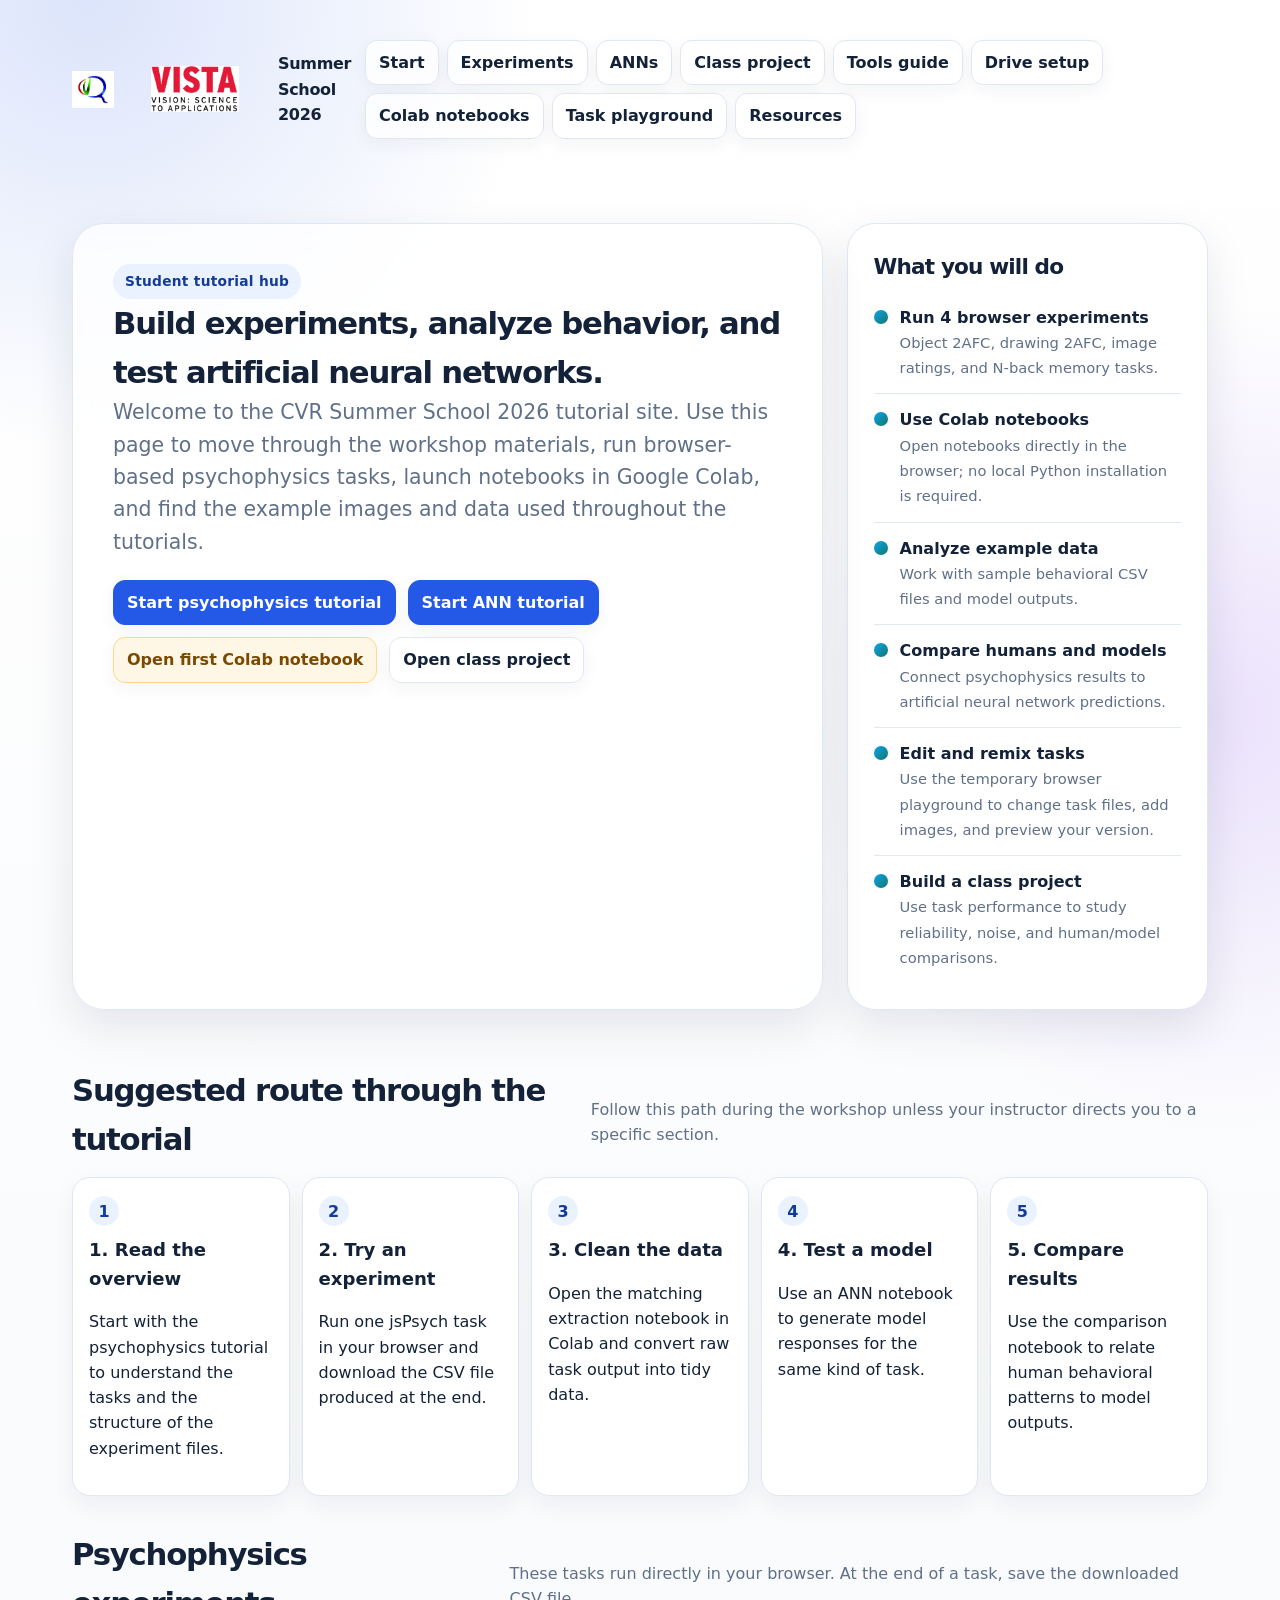
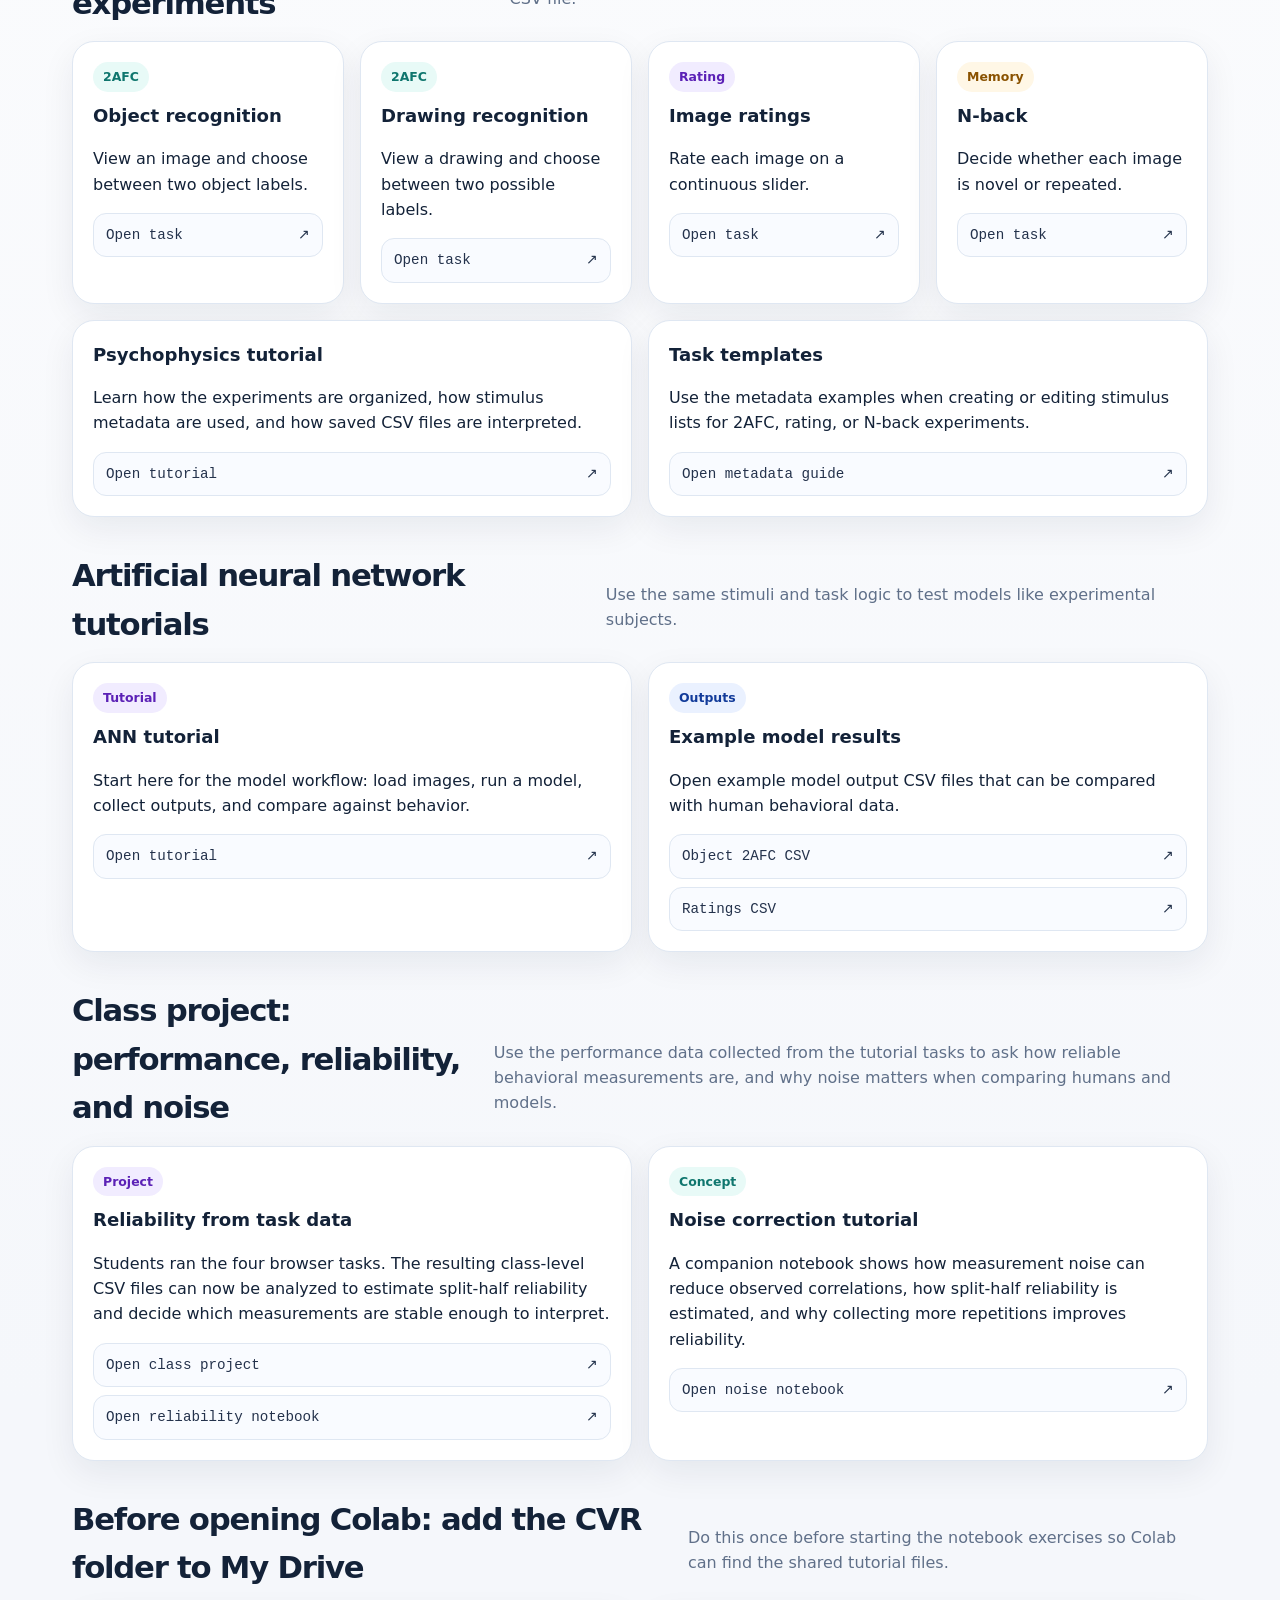
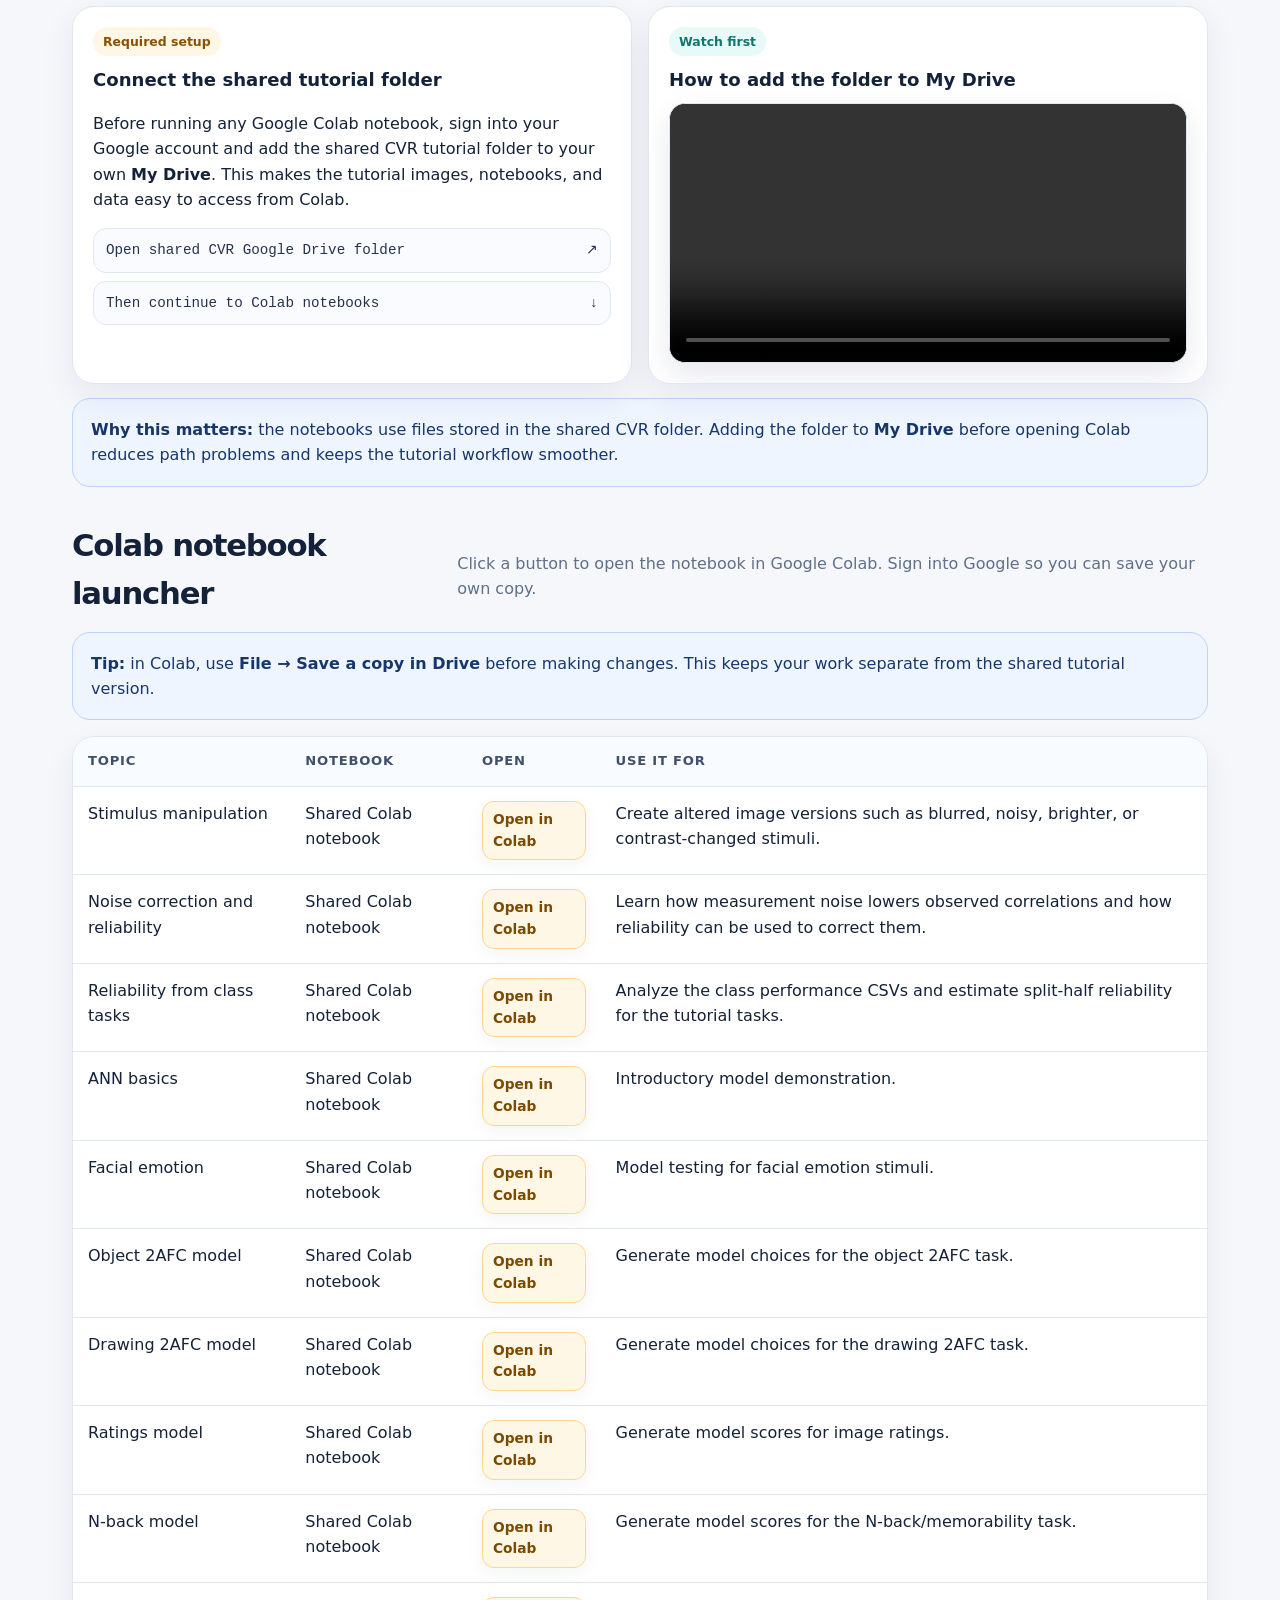
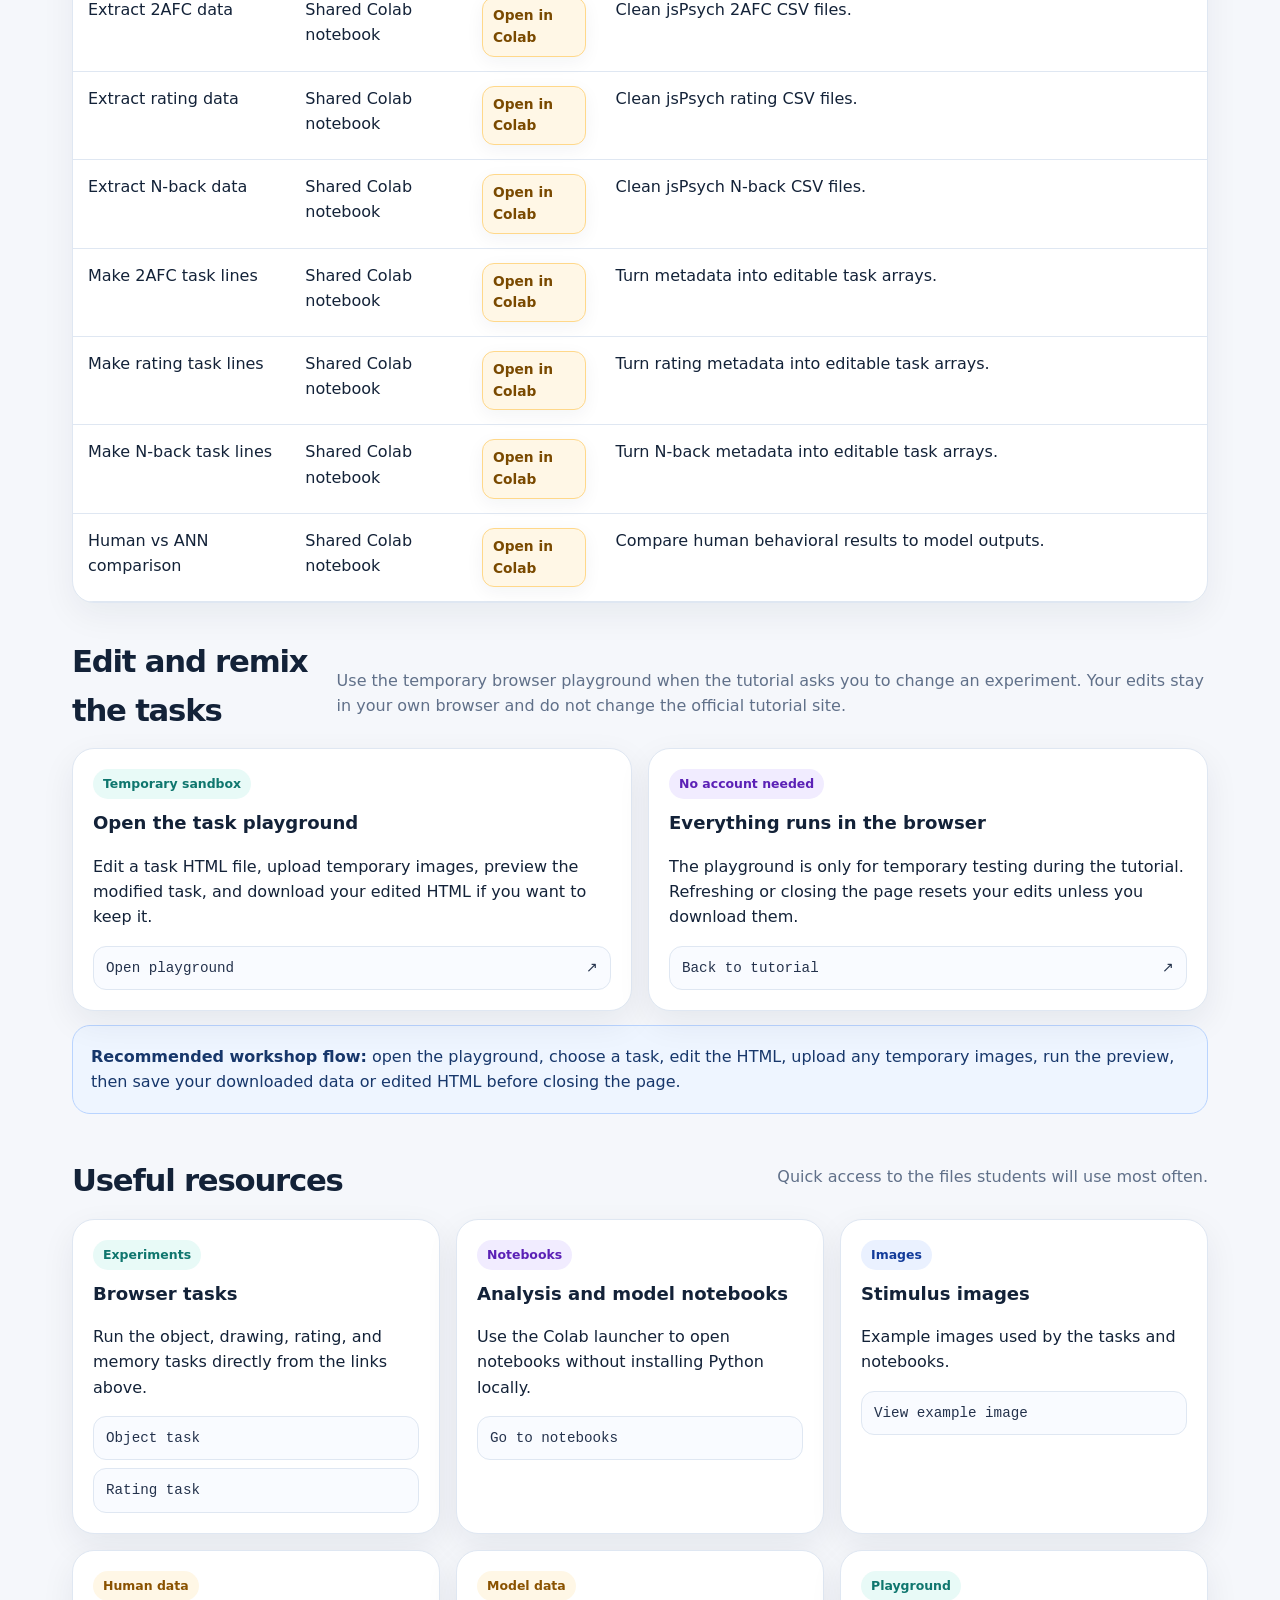
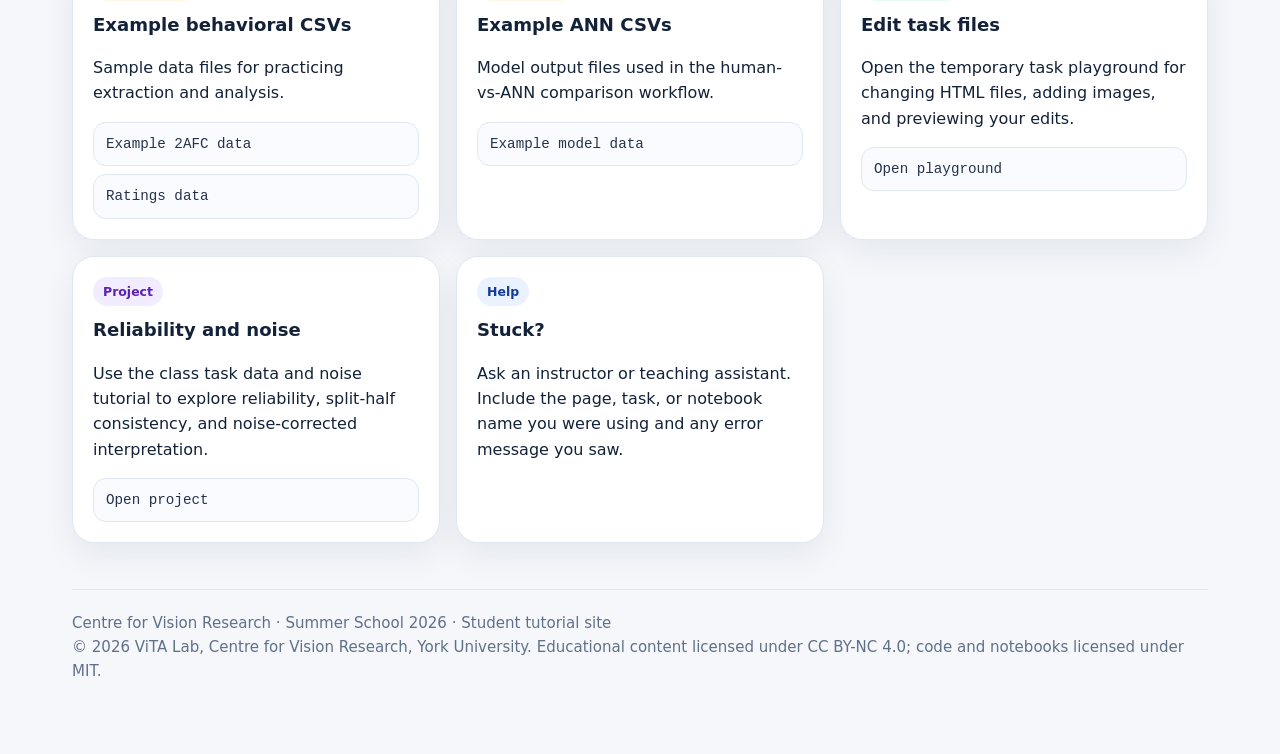
<file: index.html>
<!doctype html>
<html lang="en">
<head>
  <meta charset="utf-8">
  <meta name="viewport" content="width=device-width, initial-scale=1">
  <meta name="description" content="CVR Summer School 2026 student tutorial navigator for psychophysics, artificial neural networks, Google Colab notebooks, browser experiments, images, and data.">
  <title>CVR Summer School 2026 | Student Tutorial Hub</title>
  <link rel="stylesheet" href="assets/cvr-pages.css">
  <script defer src="assets/cvr-pages.js"></script>
</head>
<body>
  <main class="page">
    <div class="topbar">
      <div class="brand brand-with-logos" aria-label="CVR Summer School branding">
  <a href="https://www.yorku.ca/cvr/summer-school/" aria-label="Centre for Vision Research Summer School home">
    <img class="brand-logo cvr-logo" src="assets/cvrgraphic.png" alt="Centre for Vision Research logo">
  </a>

  <a href="https://vista.info.yorku.ca/" aria-label="VISTA website">
    <img class="brand-logo vista-logo" src="assets/vista-basic.jpg" alt="VISTA: Vision Science to Applications logo">
  </a>

  <span>Summer School 2026</span>
</div>
      <nav class="navlinks" aria-label="Main navigation">
        <a href="#start">Start</a>
        <a href="#psychophysics">Experiments</a>
        <a href="#anns">ANNs</a>
        <a href="project-reliability.html">Class project</a>
        <a href="tutorial-tools-guide.html">Tools guide</a>
        <a href="#drive-setup">Drive setup</a>
        <a href="#notebooks">Colab notebooks</a>
        <a href="#edit">Task playground</a>
        <a href="#resources">Resources</a>
      </nav>
    </div>

    <section class="hero" aria-labelledby="title">
      <div class="hero-card">
        <span class="eyebrow">Student tutorial hub</span>
        <h2 id="title">Build experiments, analyze behavior, and test artificial neural networks.</h2>
        <p class="subtitle">Welcome to the CVR Summer School 2026 tutorial site. Use this page to move through the workshop materials, run browser-based psychophysics tasks, launch notebooks in Google Colab, and find the example images and data used throughout the tutorials.</p>
        <div class="hero-actions">
          <a class="button primary" href="psychophysics/tutorial.html">Start psychophysics tutorial</a>
          <a class="button primary" href="anns/tutorial.html">Start ANN tutorial</a>
          <a class="button colab" data-colab-path="anns/AlexNet_demo.ipynb">Open first Colab notebook</a>
          <a class="button" href="project-reliability.html">Open class project</a>
        </div>
      </div>
      <aside class="status-card" aria-label="What you can do on this site">
        <h2 style="font-size:1.35rem;margin-bottom:8px;">What you will do</h2>
        <div class="stat"><span class="dot"></span><div><strong>Run 4 browser experiments</strong><span>Object 2AFC, drawing 2AFC, image ratings, and N-back memory tasks.</span></div></div>
        <div class="stat"><span class="dot"></span><div><strong>Use Colab notebooks</strong><span>Open notebooks directly in the browser; no local Python installation is required.</span></div></div>
        <div class="stat"><span class="dot"></span><div><strong>Analyze example data</strong><span>Work with sample behavioral CSV files and model outputs.</span></div></div>
        <div class="stat"><span class="dot"></span><div><strong>Compare humans and models</strong><span>Connect psychophysics results to artificial neural network predictions.</span></div></div>
        <div class="stat"><span class="dot"></span><div><strong>Edit and remix tasks</strong><span>Use the temporary browser playground to change task files, add images, and preview your version.</span></div></div>
        <div class="stat"><span class="dot"></span><div><strong>Build a class project</strong><span>Use task performance to study reliability, noise, and human/model comparisons.</span></div></div>
      </aside>
    </section>

    <section id="start">
      <div class="section-head"><h2>Suggested route through the tutorial</h2><p class="muted">Follow this path during the workshop unless your instructor directs you to a specific section.</p></div>
      <div class="workflow">
        <div class="step"><h3>1. Read the overview</h3><p>Start with the psychophysics tutorial to understand the tasks and the structure of the experiment files.</p></div>
        <div class="step"><h3>2. Try an experiment</h3><p>Run one jsPsych task in your browser and download the CSV file produced at the end.</p></div>
        <div class="step"><h3>3. Clean the data</h3><p>Open the matching extraction notebook in Colab and convert raw task output into tidy data.</p></div>
        <div class="step"><h3>4. Test a model</h3><p>Use an ANN notebook to generate model responses for the same kind of task.</p></div>
        <div class="step"><h3>5. Compare results</h3><p>Use the comparison notebook to relate human behavioral patterns to model outputs.</p></div>
      </div>
    </section>

    <section id="psychophysics">
      <div class="section-head"><h2>Psychophysics experiments</h2><p class="muted">These tasks run directly in your browser. At the end of a task, save the downloaded CSV file.</p></div>
      <div class="grid four">
        <article class="card"><span class="tag green">2AFC</span><h3>Object recognition</h3><p>View an image and choose between two object labels.</p><div class="links"><a class="pill" href="psychophysics/tasks/obj_2afc.html">Open task <span>↗</span></a></div></article>
        <article class="card"><span class="tag green">2AFC</span><h3>Drawing recognition</h3><p>View a drawing and choose between two possible labels.</p><div class="links"><a class="pill" href="psychophysics/tasks/draw_2afc.html">Open task <span>↗</span></a></div></article>
        <article class="card"><span class="tag violet">Rating</span><h3>Image ratings</h3><p>Rate each image on a continuous slider.</p><div class="links"><a class="pill" href="psychophysics/tasks/ratings.html">Open task <span>↗</span></a></div></article>
        <article class="card"><span class="tag amber">Memory</span><h3>N-back</h3><p>Decide whether each image is novel or repeated.</p><div class="links"><a class="pill" href="psychophysics/tasks/n_back.html">Open task <span>↗</span></a></div></article>
      </div>
      <div class="grid two" style="margin-top:16px;">
        <div class="card"><h3>Psychophysics tutorial</h3><p>Learn how the experiments are organized, how stimulus metadata are used, and how saved CSV files are interpreted.</p><div class="links"><a class="pill" href="psychophysics/tutorial.html">Open tutorial <span>↗</span></a></div></div>
        <div class="card"><h3>Task templates</h3><p>Use the metadata examples when creating or editing stimulus lists for 2AFC, rating, or N-back experiments.</p><div class="links"><a class="pill" href="psychophysics/examples_metadata_files/README_metadata_tests.md">Open metadata guide <span>↗</span></a></div></div>
      </div>
    </section>

    <section id="anns">
      <div class="section-head"><h2>Artificial neural network tutorials</h2><p class="muted">Use the same stimuli and task logic to test models like experimental subjects.</p></div>
      <div class="grid two">
        <article class="card"><span class="tag violet">Tutorial</span><h3>ANN tutorial</h3><p>Start here for the model workflow: load images, run a model, collect outputs, and compare against behavior.</p><div class="links"><a class="pill" href="anns/tutorial.html">Open tutorial <span>↗</span></a></div></article>
        <article class="card"><span class="tag">Outputs</span><h3>Example model results</h3><p>Open example model output CSV files that can be compared with human behavioral data.</p><div class="links"><a class="pill" href="https://drive.google.com/file/d/10PtVkK1TwkeBY7GCvbyhsAJL_xW0arel/view?usp=share_link">Object 2AFC CSV <span>↗</span></a><a class="pill" href="https://drive.google.com/file/d/1aSO-r5wylzQ9CnsLqIdnQwSIw1KuAl_3/view?usp=share_link">Ratings CSV <span>↗</span></a></div></article>
      </div>
    </section>


    <section id="project">
      <div class="section-head"><h2>Class project: performance, reliability, and noise</h2><p class="muted">Use the performance data collected from the tutorial tasks to ask how reliable behavioral measurements are, and why noise matters when comparing humans and models.</p></div>
      <div class="grid two">
        <article class="card"><span class="tag violet">Project</span><h3>Reliability from task data</h3><p>Students ran the four browser tasks. The resulting class-level CSV files can now be analyzed to estimate split-half reliability and decide which measurements are stable enough to interpret.</p><div class="links"><a class="pill" href="project-reliability.html">Open class project <span>↗</span></a><a class="pill colab" data-colab-path="projects/split_half_reliability_colab.ipynb">Open reliability notebook <span>↗</span></a></div></article>
        <article class="card"><span class="tag green">Concept</span><h3>Noise correction tutorial</h3><p>A companion notebook shows how measurement noise can reduce observed correlations, how split-half reliability is estimated, and why collecting more repetitions improves reliability.</p><div class="links"><a class="pill colab" data-colab-path="projects/Noise_correction_tutorial.ipynb">Open noise notebook <span>↗</span></a></div></article>
      </div>
    </section>

    <section id="drive-setup">
      <div class="section-head"><h2>Before opening Colab: add the CVR folder to My Drive</h2><p class="muted">Do this once before starting the notebook exercises so Colab can find the shared tutorial files.</p></div>
      <div class="grid two">
        <article class="card">
          <span class="tag amber">Required setup</span>
          <h3>Connect the shared tutorial folder</h3>
          <p>Before running any Google Colab notebook, sign into your Google account and add the shared CVR tutorial folder to your own <strong>My Drive</strong>. This makes the tutorial images, notebooks, and data easy to access from Colab.</p>
          <div class="links">
            <a class="pill" href="https://drive.google.com/drive/folders/1pDhcDOPAu5b64tbwI_H_NlIqsWR49Jqb?usp=sharing" target="_blank" rel="noopener">Open shared CVR Google Drive folder <span>↗</span></a>
            <a class="pill" href="#notebooks">Then continue to Colab notebooks <span>↓</span></a>
          </div>
        </article>
        <article class="card video-card">
          <span class="tag green">Watch first</span>
          <h3>How to add the folder to My Drive</h3>
          <video class="guide-video" controls playsinline preload="metadata">
            <source src="assets/gdrive.mp4" type="video/mp4">
            Your browser does not support the video tag. Open the shared Drive folder using the link on this page.
          </video>
        </article>
      </div>
      <div class="callout" style="margin-top:14px;"><strong>Why this matters:</strong> the notebooks use files stored in the shared CVR folder. Adding the folder to <strong>My Drive</strong> before opening Colab reduces path problems and keeps the tutorial workflow smoother.</div>
    </section>

    <section id="notebooks">
      <div class="section-head"><h2>Colab notebook launcher</h2><p class="muted">Click a button to open the notebook in Google Colab. Sign into Google so you can save your own copy.</p></div>
      <div class="callout" style="margin-bottom:14px;"><strong>Tip:</strong> in Colab, use <strong>File → Save a copy in Drive</strong> before making changes. This keeps your work separate from the shared tutorial version.</div>
      <div class="table-wrap" style="margin-top:16px;">
        <table>
          <thead><tr><th>Topic</th><th>Notebook</th><th>Open</th><th>Use it for</th></tr></thead>
          <tbody>
            <tr><td>Stimulus manipulation</td><td>Shared Colab notebook</td><td><a class="button small colab" data-colab-path="manipulate_stimuli.ipynb">Open in Colab</a></td><td>Create altered image versions such as blurred, noisy, brighter, or contrast-changed stimuli.</td></tr>
            <tr><td>Noise correction and reliability</td><td>Shared Colab notebook</td><td><a class="button small colab" data-colab-path="projects/Noise_correction_tutorial.ipynb">Open in Colab</a></td><td>Learn how measurement noise lowers observed correlations and how reliability can be used to correct them.</td></tr>
            <tr><td>Reliability from class tasks</td><td>Shared Colab notebook</td><td><a class="button small colab" data-colab-path="projects/split_half_reliability_colab.ipynb">Open in Colab</a></td><td>Analyze the class performance CSVs and estimate split-half reliability for the tutorial tasks.</td></tr>
            <tr><td>ANN basics</td><td>Shared Colab notebook</td><td><a class="button small colab" data-colab-path="anns/AlexNet_demo.ipynb">Open in Colab</a></td><td>Introductory model demonstration.</td></tr>
            <tr><td>Facial emotion</td><td>Shared Colab notebook</td><td><a class="button small colab" data-colab-path="anns/Facial_emotion.ipynb">Open in Colab</a></td><td>Model testing for facial emotion stimuli.</td></tr>
            <tr><td>Object 2AFC model</td><td>Shared Colab notebook</td><td><a class="button small colab" data-colab-path="anns/obj_2afc.ipynb">Open in Colab</a></td><td>Generate model choices for the object 2AFC task.</td></tr>
            <tr><td>Drawing 2AFC model</td><td>Shared Colab notebook</td><td><a class="button small colab" data-colab-path="anns/draw_2afc.ipynb">Open in Colab</a></td><td>Generate model choices for the drawing 2AFC task.</td></tr>
            <tr><td>Ratings model</td><td>Shared Colab notebook</td><td><a class="button small colab" data-colab-path="anns/ratings.ipynb">Open in Colab</a></td><td>Generate model scores for image ratings.</td></tr>
            <tr><td>N-back model</td><td>Shared Colab notebook</td><td><a class="button small colab" data-colab-path="anns/n_back.ipynb">Open in Colab</a></td><td>Generate model scores for the N-back/memorability task.</td></tr>
            <tr><td>Extract 2AFC data</td><td>Shared Colab notebook</td><td><a class="button small colab" data-colab-path="psychophysics/extract_2afc_results.ipynb">Open in Colab</a></td><td>Clean jsPsych 2AFC CSV files.</td></tr>
            <tr><td>Extract rating data</td><td>Shared Colab notebook</td><td><a class="button small colab" data-colab-path="psychophysics/extract_ratings.ipynb">Open in Colab</a></td><td>Clean jsPsych rating CSV files.</td></tr>
            <tr><td>Extract N-back data</td><td>Shared Colab notebook</td><td><a class="button small colab" data-colab-path="psychophysics/extract_n_back_results.ipynb">Open in Colab</a></td><td>Clean jsPsych N-back CSV files.</td></tr>
            <tr><td>Make 2AFC task lines</td><td>Shared Colab notebook</td><td><a class="button small colab" data-colab-path="psychophysics/make_2afc_html_lines.ipynb">Open in Colab</a></td><td>Turn metadata into editable task arrays.</td></tr>
            <tr><td>Make rating task lines</td><td>Shared Colab notebook</td><td><a class="button small colab" data-colab-path="psychophysics/make_ratings_html_lines.ipynb">Open in Colab</a></td><td>Turn rating metadata into editable task arrays.</td></tr>
            <tr><td>Make N-back task lines</td><td>Shared Colab notebook</td><td><a class="button small colab" data-colab-path="psychophysics/make_n_back_html_lines.ipynb">Open in Colab</a></td><td>Turn N-back metadata into editable task arrays.</td></tr>
            <tr><td>Human vs ANN comparison</td><td>Shared Colab notebook</td><td><a class="button small colab" data-colab-path="compare_humans_vs_anns.ipynb">Open in Colab</a></td><td>Compare human behavioral results to model outputs.</td></tr>
          </tbody>
        </table>
      </div>
    </section>

    <section id="edit">
      <div class="section-head"><h2>Edit and remix the tasks</h2><p class="muted">Use the temporary browser playground when the tutorial asks you to change an experiment. Your edits stay in your own browser and do not change the official tutorial site.</p></div>
      <div class="grid two">
        <article class="card"><span class="tag green">Temporary sandbox</span><h3>Open the task playground</h3><p>Edit a task HTML file, upload temporary images, preview the modified task, and download your edited HTML if you want to keep it.</p><div class="links"><a class="pill" href="playground.html">Open playground <span>↗</span></a></div></article>
        <article class="card"><span class="tag violet">No account needed</span><h3>Everything runs in the browser</h3><p>The playground is only for temporary testing during the tutorial. Refreshing or closing the page resets your edits unless you download them.</p><div class="links"><a class="pill" href="psychophysics/tutorial.html">Back to tutorial <span>↗</span></a></div></article>
      </div>
      <div class="callout" style="margin-top:14px;"><strong>Recommended workshop flow:</strong> open the playground, choose a task, edit the HTML, upload any temporary images, run the preview, then save your downloaded data or edited HTML before closing the page.</div>
    </section>

    <section id="resources">
      <div class="section-head"><h2>Useful resources</h2><p class="muted">Quick access to the files students will use most often.</p></div>
      <div class="grid">
        <div class="card"><span class="tag green">Experiments</span><h3>Browser tasks</h3><p>Run the object, drawing, rating, and memory tasks directly from the links above.</p><div class="links"><a class="pill" href="psychophysics/tasks/obj_2afc.html">Object task</a><a class="pill" href="psychophysics/tasks/ratings.html">Rating task</a></div></div>
        <div class="card"><span class="tag violet">Notebooks</span><h3>Analysis and model notebooks</h3><p>Use the Colab launcher to open notebooks without installing Python locally.</p><div class="links"><a class="pill" href="#notebooks">Go to notebooks</a></div></div>
        <div class="card"><span class="tag">Images</span><h3>Stimulus images</h3><p>Example images used by the tasks and notebooks.</p><div class="links"><a class="pill" href="images/ratings/im0.jpg">View example image</a></div></div>
        <div class="card"><span class="tag amber">Human data</span><h3>Example behavioral CSVs</h3><p>Sample data files for practicing extraction and analysis.</p><div class="links"><a class="pill" href="psychophysics/data/example_data_2afc.csv">Example 2AFC data</a><a class="pill" href="psychophysics/data/all_data_ratings.csv">Ratings data</a></div></div>
        <div class="card"><span class="tag amber">Model data</span><h3>Example ANN CSVs</h3><p>Model output files used in the human-vs-ANN comparison workflow.</p><div class="links"><a class="pill" href="anns/results/example_model_obj_2afc.csv">Example model data</a></div></div>
        <div class="card"><span class="tag green">Playground</span><h3>Edit task files</h3><p>Open the temporary task playground for changing HTML files, adding images, and previewing your edits.</p><div class="links"><a class="pill" href="playground.html">Open playground</a></div></div>
        <div class="card"><span class="tag violet">Project</span><h3>Reliability and noise</h3><p>Use the class task data and noise tutorial to explore reliability, split-half consistency, and noise-corrected interpretation.</p><div class="links"><a class="pill" href="project-reliability.html">Open project</a></div></div>
        <div class="card"><span class="tag">Help</span><h3>Stuck?</h3><p>Ask an instructor or teaching assistant. Include the page, task, or notebook name you were using and any error message you saw.</p></div>
      </div>
    </section>

    <footer class="footer">
          Centre for Vision Research · Summer School 2026 · Student tutorial site<br>
           © 2026 ViTA Lab, Centre for Vision Research, York University.
           Educational content licensed under CC BY-NC 4.0; code and notebooks licensed under MIT.
    </footer>
  </main>
</body>
</html>
</file>
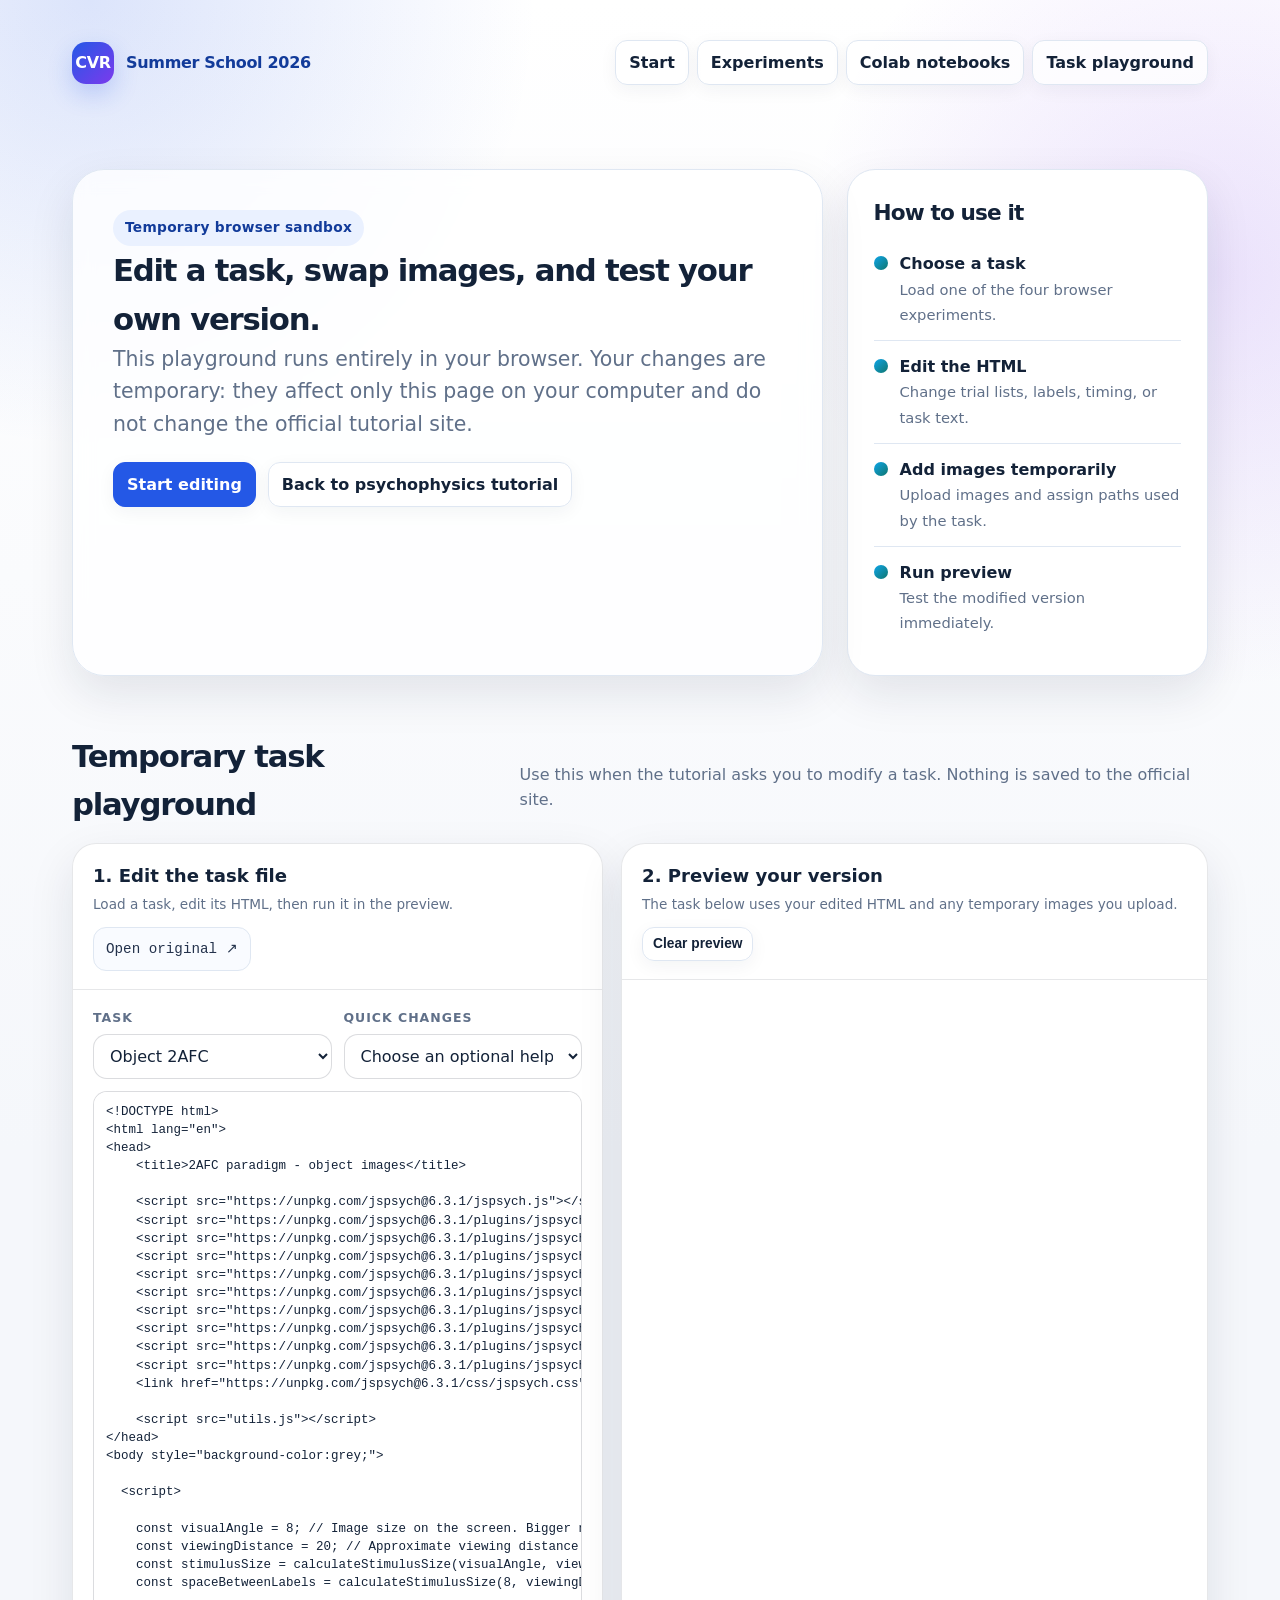
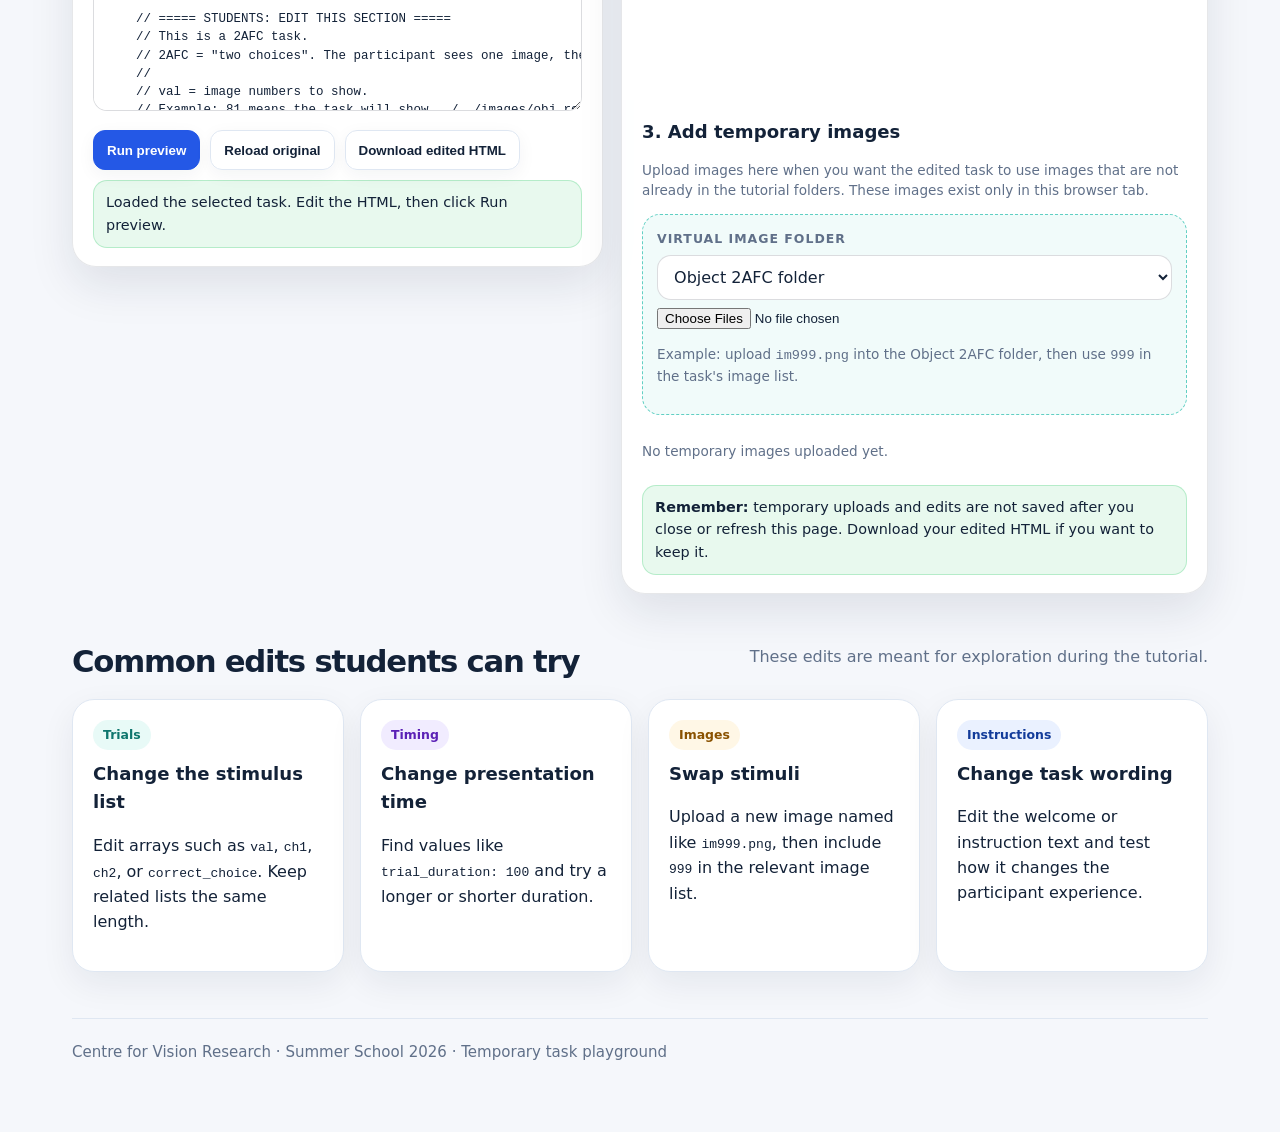
<file: playground.html>
<!doctype html>
<html lang="en">
<head>
  <meta charset="utf-8">
  <meta name="viewport" content="width=device-width, initial-scale=1">
  <meta name="description" content="Temporary browser playground for editing and previewing CVR Summer School psychophysics tasks.">
  <title>Temporary Task Playground | CVR Summer School 2026</title>
  <link rel="stylesheet" href="assets/cvr-pages.css">
  <script defer src="assets/cvr-pages.js"></script>
  <style>
    .playground-layout{display:grid;grid-template-columns:minmax(360px,0.95fr) minmax(420px,1.05fr);gap:18px;align-items:start}
    @media(max-width:1000px){.playground-layout{grid-template-columns:1fr}}
    .editor-panel,.preview-panel{background:rgba(255,255,255,.92);border:1px solid rgba(15,23,42,.10);border-radius:24px;box-shadow:var(--shadow);overflow:hidden}
    .panel-head{padding:18px 20px;border-bottom:1px solid rgba(15,23,42,.10);display:flex;gap:12px;justify-content:space-between;align-items:center;flex-wrap:wrap}
    .panel-body{padding:18px 20px}
    .control-row{display:grid;grid-template-columns:1fr 1fr;gap:12px;margin-bottom:12px}
    @media(max-width:680px){.control-row{grid-template-columns:1fr}}
    label.small-label{display:block;font-weight:800;font-size:.78rem;text-transform:uppercase;letter-spacing:.08em;color:var(--muted);margin-bottom:6px}
    select,input[type="text"],textarea{width:100%;border:1px solid rgba(15,23,42,.15);border-radius:14px;background:white;padding:11px 12px;font:inherit;color:var(--ink);box-sizing:border-box}
    textarea.code-editor{font-family:ui-monospace,SFMono-Regular,Menlo,Monaco,Consolas,"Liberation Mono",monospace;font-size:12.5px;line-height:1.45;min-height:620px;resize:vertical;white-space:pre;tab-size:2}
    .button-row{display:flex;gap:10px;flex-wrap:wrap;align-items:center;margin-top:12px}
    .preview-frame{width:100%;height:720px;border:0;background:white;display:block}
    .dropzone{border:1.5px dashed rgba(20,184,166,.65);border-radius:18px;background:rgba(20,184,166,.06);padding:14px;margin-top:12px}
    .dropzone input{margin-top:8px}
    .image-map{margin-top:12px;display:grid;gap:10px;max-height:220px;overflow:auto;padding-right:4px}
    .image-row{display:grid;grid-template-columns:70px 1fr auto;gap:10px;align-items:center;padding:8px;background:white;border:1px solid rgba(15,23,42,.08);border-radius:14px}
    .image-row img{width:64px;height:48px;object-fit:contain;background:#f8fafc;border-radius:8px;border:1px solid rgba(15,23,42,.08)}
    .image-row code{font-size:11px;word-break:break-all}
    .mini{font-size:.85rem;color:var(--muted);line-height:1.5}
    .notice{font-size:.9rem;border-radius:14px;padding:10px 12px;background:rgba(245,158,11,.12);border:1px solid rgba(245,158,11,.25);margin-top:10px}
    .success{background:rgba(34,197,94,.10);border-color:rgba(34,197,94,.25)}
  </style>
</head>
<body>
  <main class="page">
    <div class="topbar">
      <a class="brand" href="index.html" aria-label="CVR Summer School home"><span class="brand-mark">CVR</span><span>Summer School 2026</span></a>
      <nav class="navlinks" aria-label="Main navigation">
        <a href="index.html#start">Start</a>
        <a href="index.html#psychophysics">Experiments</a>
        <a href="index.html#notebooks">Colab notebooks</a>
        <a href="playground.html">Task playground</a>
      </nav>
    </div>

    <section class="hero" aria-labelledby="title">
      <div class="hero-card">
        <span class="eyebrow">Temporary browser sandbox</span>
        <h2 id="title">Edit a task, swap images, and test your own version.</h2>
        <p class="subtitle">This playground runs entirely in your browser. Your changes are temporary: they affect only this page on your computer and do not change the official tutorial site.</p>
        <div class="hero-actions">
          <a class="button primary" href="#editor">Start editing</a>
          <a class="button" href="psychophysics/tutorial.html">Back to psychophysics tutorial</a>
        </div>
      </div>
      <aside class="status-card">
        <h2 style="font-size:1.35rem;margin-bottom:8px;">How to use it</h2>
        <div class="stat"><span class="dot"></span><div><strong>Choose a task</strong><span>Load one of the four browser experiments.</span></div></div>
        <div class="stat"><span class="dot"></span><div><strong>Edit the HTML</strong><span>Change trial lists, labels, timing, or task text.</span></div></div>
        <div class="stat"><span class="dot"></span><div><strong>Add images temporarily</strong><span>Upload images and assign paths used by the task.</span></div></div>
        <div class="stat"><span class="dot"></span><div><strong>Run preview</strong><span>Test the modified version immediately.</span></div></div>
      </aside>
    </section>

    <section id="editor">
      <div class="section-head"><h2>Temporary task playground</h2><p class="muted">Use this when the tutorial asks you to modify a task. Nothing is saved to the official site.</p></div>
      <div class="playground-layout">
        <div class="editor-panel">
          <div class="panel-head">
            <div><h3 style="margin:0;">1. Edit the task file</h3><p class="mini" style="margin:.25rem 0 0;">Load a task, edit its HTML, then run it in the preview.</p></div>
            <a class="pill" id="openOriginal" href="psychophysics/tasks/obj_2afc.html" target="_blank" rel="noopener">Open original ↗</a>
          </div>
          <div class="panel-body">
            <div class="control-row">
              <div>
                <label class="small-label" for="taskSelect">Task</label>
                <select id="taskSelect">
                  <option value="psychophysics/tasks/obj_2afc.html">Object 2AFC</option>
                  <option value="psychophysics/tasks/draw_2afc.html">Drawing 2AFC</option>
                  <option value="psychophysics/tasks/ratings.html">Image ratings</option>
                  <option value="psychophysics/tasks/n_back.html">N-back memory</option>
                </select>
              </div>
              <div>
                <label class="small-label" for="quickPatch">Quick changes</label>
                <select id="quickPatch">
                  <option value="">Choose an optional helper</option>
                  <option value="slowStim">Make image presentation slower</option>
                  <option value="shortTask">Keep only first 3 trials</option>
                  <option value="grayBg">Change background to light gray</option>
                  <option value="hideFullscreen">Skip fullscreen for preview</option>
                </select>
              </div>
            </div>
            <textarea id="codeEditor" class="code-editor" spellcheck="false" aria-label="Editable task HTML"></textarea>
            <div class="button-row">
              <button class="button primary" id="runPreview" type="button">Run preview</button>
              <button class="button" id="reloadTask" type="button">Reload original</button>
              <button class="button" id="downloadHtml" type="button">Download edited HTML</button>
            </div>
            <div class="notice" id="statusBox">Loading the selected task…</div>
          </div>
        </div>

        <div class="preview-panel">
          <div class="panel-head">
            <div><h3 style="margin:0;">2. Preview your version</h3><p class="mini" style="margin:.25rem 0 0;">The task below uses your edited HTML and any temporary images you upload.</p></div>
            <button class="button small" id="clearPreview" type="button">Clear preview</button>
          </div>
          <iframe id="previewFrame" class="preview-frame" title="Task preview" sandbox="allow-scripts allow-forms allow-modals allow-downloads allow-same-origin" allow="fullscreen; clipboard-read; clipboard-write"></iframe>
          <div class="panel-body">
            <h3 style="margin-top:0;">3. Add temporary images</h3>
            <p class="mini">Upload images here when you want the edited task to use images that are not already in the tutorial folders. These images exist only in this browser tab.</p>
            <div class="dropzone">
              <label class="small-label" for="imageFolder">Virtual image folder</label>
              <select id="imageFolder">
                <option value="../../images/obj_2AFC/">Object 2AFC folder</option>
                <option value="../../images/draw_2AFC/">Drawing 2AFC folder</option>
                <option value="../../images/ratings/">Ratings folder</option>
                <option value="../../images/n_back/">N-back folder</option>
                <option value="../../images/labels/">Label image folder</option>
              </select>
              <input id="imageUpload" type="file" accept="image/*" multiple>
              <p class="mini">Example: upload <code>im999.png</code> into the Object 2AFC folder, then use <code>999</code> in the task's image list.</p>
            </div>
            <div class="image-map" id="imageMap"></div>
            <div class="notice success"><strong>Remember:</strong> temporary uploads and edits are not saved after you close or refresh this page. Download your edited HTML if you want to keep it.</div>
          </div>
        </div>
      </div>
    </section>

    <section>
      <div class="section-head"><h2>Common edits students can try</h2><p class="muted">These edits are meant for exploration during the tutorial.</p></div>
      <div class="grid four">
        <article class="card"><span class="tag green">Trials</span><h3>Change the stimulus list</h3><p>Edit arrays such as <code>val</code>, <code>ch1</code>, <code>ch2</code>, or <code>correct_choice</code>. Keep related lists the same length.</p></article>
        <article class="card"><span class="tag violet">Timing</span><h3>Change presentation time</h3><p>Find values like <code>trial_duration: 100</code> and try a longer or shorter duration.</p></article>
        <article class="card"><span class="tag amber">Images</span><h3>Swap stimuli</h3><p>Upload a new image named like <code>im999.png</code>, then include <code>999</code> in the relevant image list.</p></article>
        <article class="card"><span class="tag">Instructions</span><h3>Change task wording</h3><p>Edit the welcome or instruction text and test how it changes the participant experience.</p></article>
      </div>
    </section>

    <footer class="footer">Centre for Vision Research · Summer School 2026 · Temporary task playground</footer>
  </main>

<script>
(function(){
  const taskSelect = document.getElementById('taskSelect');
  const quickPatch = document.getElementById('quickPatch');
  const codeEditor = document.getElementById('codeEditor');
  const runPreview = document.getElementById('runPreview');
  const reloadTask = document.getElementById('reloadTask');
  const downloadHtml = document.getElementById('downloadHtml');
  const clearPreview = document.getElementById('clearPreview');
  const previewFrame = document.getElementById('previewFrame');
  const statusBox = document.getElementById('statusBox');
  const openOriginal = document.getElementById('openOriginal');
  const imageUpload = document.getElementById('imageUpload');
  const imageFolder = document.getElementById('imageFolder');
  const imageMap = document.getElementById('imageMap');

  const virtualImages = new Map();
  const taskBase = () => new URL(taskSelect.value.replace(/[^/]+$/, ''), window.location.href).href;

  function setStatus(message, kind=''){
    statusBox.textContent = message;
    statusBox.className = 'notice' + (kind ? ' ' + kind : '');
  }

  async function loadTask(){
    const path = taskSelect.value;
    openOriginal.href = path;
    previewFrame.removeAttribute('srcdoc');
    setStatus('Loading ' + path + '…');
    try{
      const response = await fetch(path, {cache:'no-store'});
      if(!response.ok) throw new Error('Could not load file: ' + response.status);
      const text = await response.text();
      codeEditor.value = text;
      setStatus('Loaded the selected task. Edit the HTML, then click Run preview.', 'success');
    }catch(err){
      setStatus('Problem loading the task: ' + err.message);
    }
  }

  function normalizeVirtualPath(folder, name){
    return folder + name.replace(/^.*[\\/]/, '');
  }

  function renderImageMap(){
    imageMap.innerHTML = '';
    if(virtualImages.size === 0){
      imageMap.innerHTML = '<p class="mini">No temporary images uploaded yet.</p>';
      return;
    }
    for(const [path, info] of virtualImages.entries()){
      const row = document.createElement('div');
      row.className = 'image-row';
      row.innerHTML = '<img alt="temporary image preview"><div><code></code><p class="mini" style="margin:.2rem 0 0;">Use this path in the HTML.</p></div><button class="button small" type="button">Remove</button>';
      row.querySelector('img').src = info.url;
      row.querySelector('code').textContent = path;
      row.querySelector('button').addEventListener('click', () => {
        URL.revokeObjectURL(info.url);
        virtualImages.delete(path);
        renderImageMap();
      });
      imageMap.appendChild(row);
    }
  }

  function injectBase(html){
    const baseTag = '<base href="' + taskBase() + '">';
    if(/<base\s/i.test(html)) return html;
    if(/<head[^>]*>/i.test(html)) return html.replace(/<head[^>]*>/i, match => match + '\n    ' + baseTag);
    return baseTag + html;
  }

  function applyVirtualImages(html){
    let patched = html;
    for(const [path, info] of virtualImages.entries()){
      const escaped = path.replace(/[.*+?^${}()|[\]\\]/g, '\\$&');
      patched = patched.replace(new RegExp(escaped, 'g'), info.url);
      const withoutPrefix = path.replace(/^\.\.\/\.\.\//, '');
      const escaped2 = withoutPrefix.replace(/[.*+?^${}()|[\]\\]/g, '\\$&');
      patched = patched.replace(new RegExp(escaped2, 'g'), info.url);
    }
    return patched;
  }

  function patchForPreview(html){
    let patched = injectBase(html);
    patched = applyVirtualImages(patched);
    patched = patched.replace(/<body([^>]*)>/i, '<body$1>\n<div style="position:fixed;top:10px;right:10px;z-index:999999;background:#0f172a;color:white;padding:6px 10px;border-radius:999px;font:12px system-ui,sans-serif;opacity:.86">Temporary preview</div>');
    return patched;
  }

  function run(){
    const html = patchForPreview(codeEditor.value);
    previewFrame.srcdoc = html;
    setStatus('Preview refreshed. Run the task inside the preview panel.', 'success');
  }

  function downloadEdited(){
    const blob = new Blob([codeEditor.value], {type:'text/html'});
    const a = document.createElement('a');
    const taskName = taskSelect.value.split('/').pop().replace('.html','');
    a.href = URL.createObjectURL(blob);
    a.download = taskName + '_edited.html';
    document.body.appendChild(a);
    a.click();
    a.remove();
    setTimeout(() => URL.revokeObjectURL(a.href), 1000);
  }

  function applyQuickPatch(kind){
    if(!kind) return;
    let text = codeEditor.value;
    if(kind === 'slowStim'){
      text = text.replace(/trial_duration:\s*100\b/g, 'trial_duration: 500');
      setStatus('Changed 100 ms trial durations to 500 ms where found.', 'success');
    }
    if(kind === 'shortTask'){
      text = text.replace(/let\s+val\s*=\s*\[([^\]]+)\];/m, (m, vals) => 'let val =[' + vals.split(',').slice(0,3).join(',') + '];');
      text = text.replace(/let\s+ch1\s*=\s*\[([^\]]+)\];/m, (m, vals) => 'let ch1 =[' + vals.split(',').slice(0,3).join(',') + '];');
      text = text.replace(/let\s+ch2\s*=\s*\[([^\]]+)\];/m, (m, vals) => 'let ch2 =[' + vals.split(',').slice(0,3).join(',') + '];');
      text = text.replace(/let\s+correct_choice\s*=\s*\[([^\]]+)\];/m, (m, vals) => 'let correct_choice =[' + vals.split(',').slice(0,3).join(',') + '];');
      text = text.replace(/let\s+stimuli\s*=\s*\[([^\]]+)\];/m, (m, vals) => 'let stimuli =[' + vals.split(',').slice(0,3).join(',') + '];');
      setStatus('Tried to shorten editable trial arrays to the first 3 entries.', 'success');
    }
    if(kind === 'grayBg'){
      text = text.replace(/background-color\s*:\s*grey/gi, 'background-color:#f1f5f9');
      text = text.replace(/background-color\s*:\s*gray/gi, 'background-color:#f1f5f9');
      setStatus('Changed the page background to a lighter gray where found.', 'success');
    }
    if(kind === 'hideFullscreen'){
      text = text.replace(/timeline\.push\(fullscreen\);/g, '// timeline.push(fullscreen); // skipped for playground preview');
      setStatus('Skipped fullscreen for easier preview testing.', 'success');
    }
    codeEditor.value = text;
    quickPatch.value = '';
  }

  imageUpload.addEventListener('change', () => {
    const files = Array.from(imageUpload.files || []);
    for(const file of files){
      const path = normalizeVirtualPath(imageFolder.value, file.name);
      if(virtualImages.has(path)) URL.revokeObjectURL(virtualImages.get(path).url);
      virtualImages.set(path, {file, url:URL.createObjectURL(file)});
    }
    imageUpload.value = '';
    renderImageMap();
    setStatus('Temporary image upload added. Use the shown virtual path in your edited HTML, then run preview.', 'success');
  });

  taskSelect.addEventListener('change', loadTask);
  quickPatch.addEventListener('change', e => applyQuickPatch(e.target.value));
  runPreview.addEventListener('click', run);
  reloadTask.addEventListener('click', loadTask);
  downloadHtml.addEventListener('click', downloadEdited);
  clearPreview.addEventListener('click', () => previewFrame.removeAttribute('srcdoc'));

  renderImageMap();
  loadTask();
})();
</script>
</body>
</html>
</file>
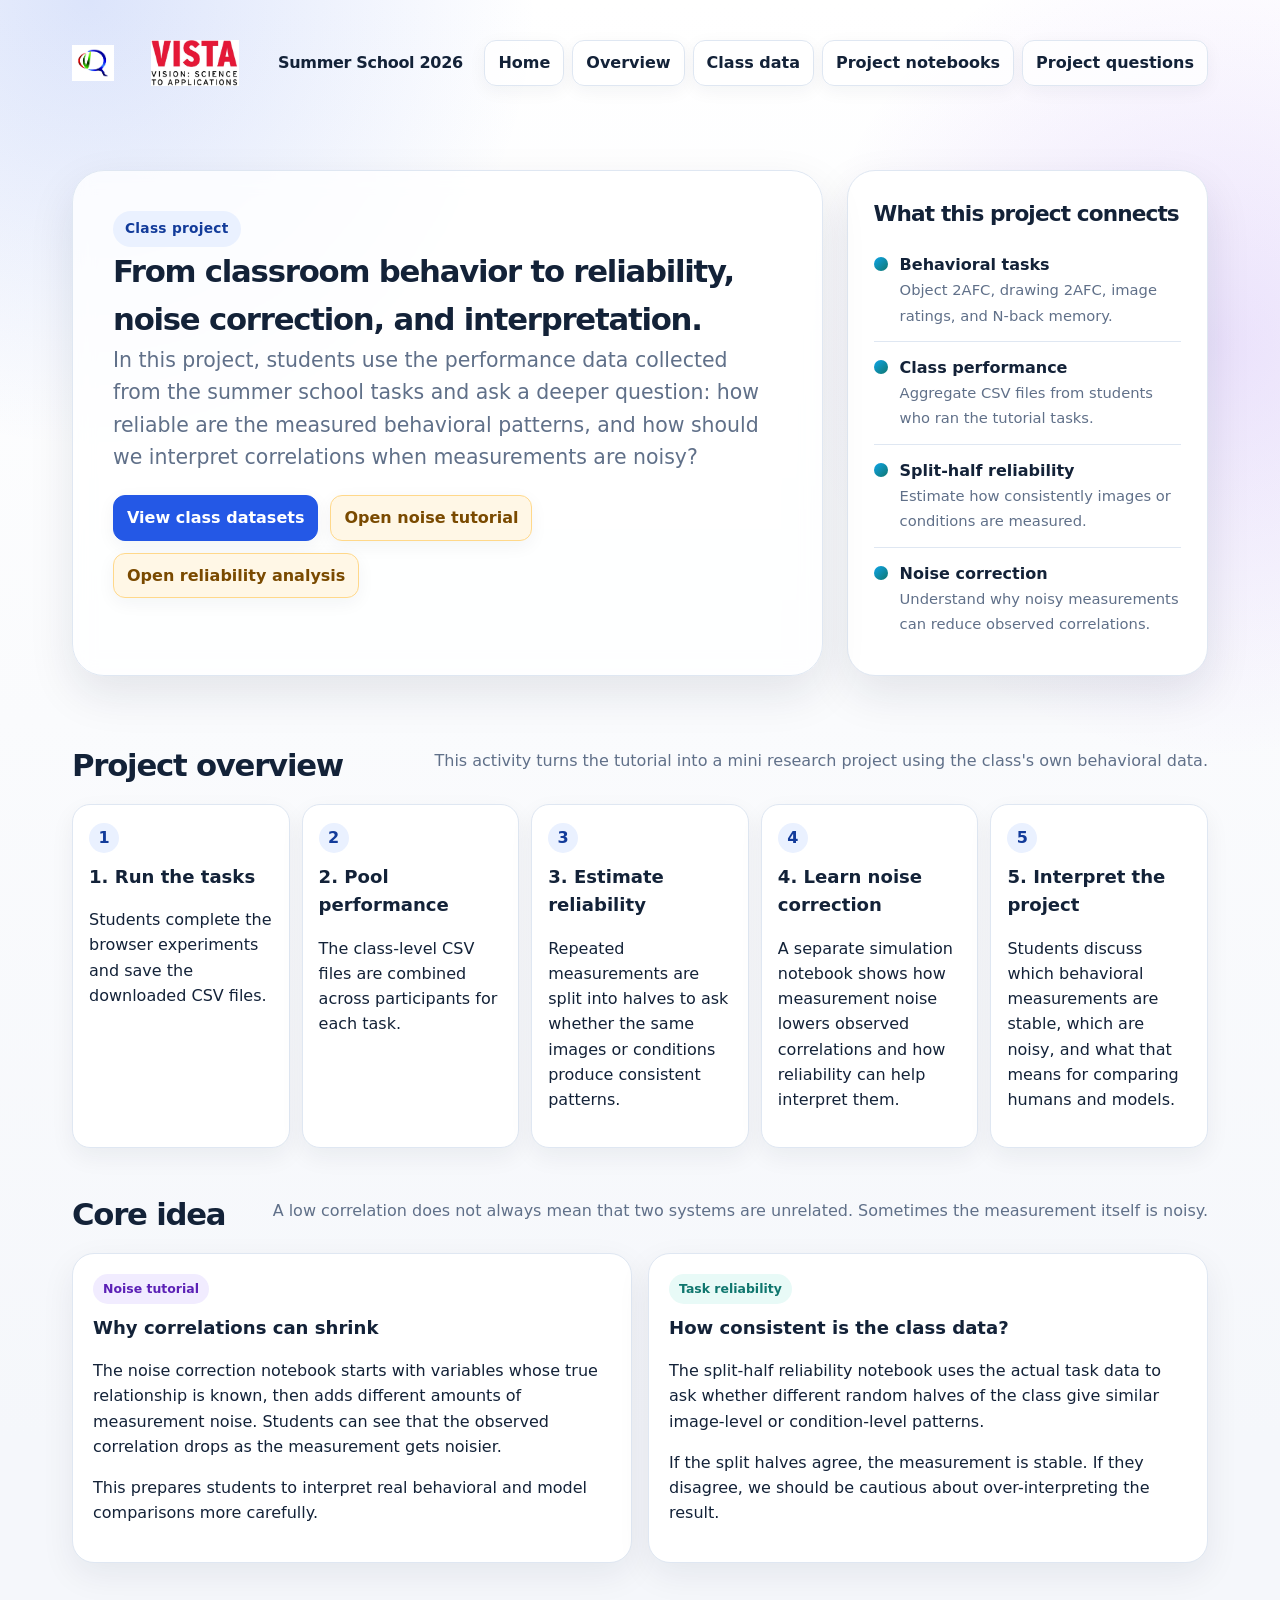
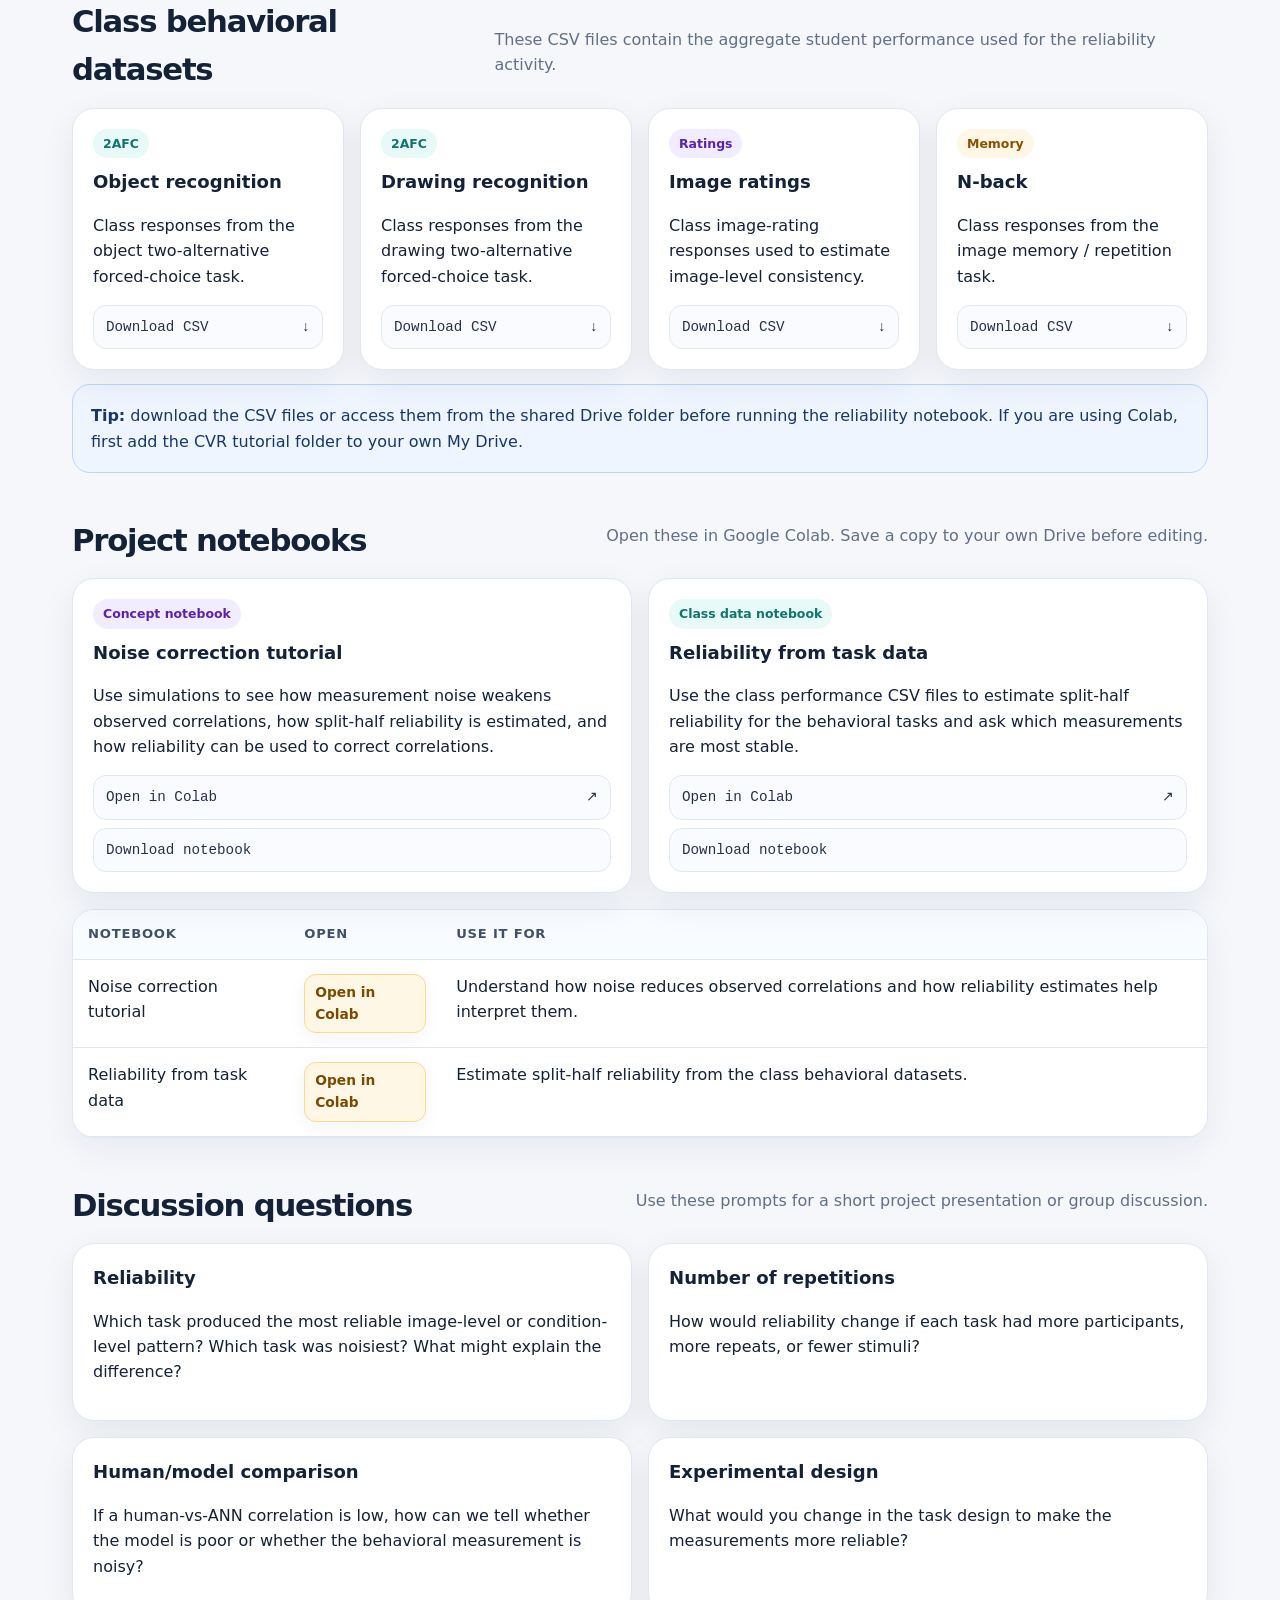
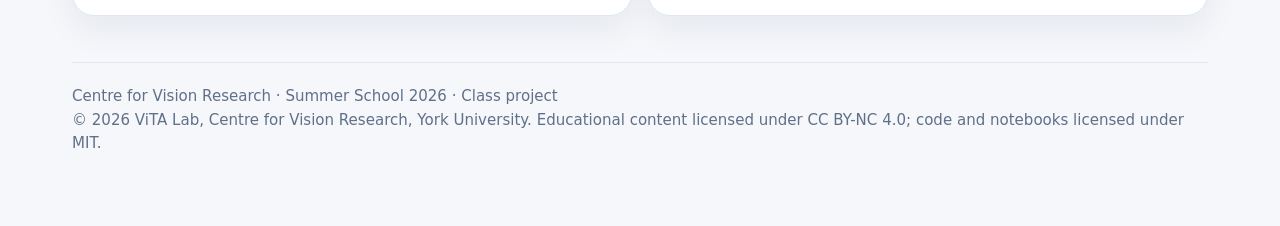
<file: project-reliability.html>
<!doctype html>
<html lang="en">
<head>
  <meta charset="utf-8">
  <meta name="viewport" content="width=device-width, initial-scale=1">
  <meta name="description" content="CVR Summer School class project on behavioral performance, split-half reliability, noise correction, and human/model comparisons.">
  <title>CVR Summer School 2026 | Class Project</title>
  <link rel="stylesheet" href="assets/cvr-pages.css">
  <script defer src="assets/cvr-pages.js"></script>
</head>
<body>
  <main class="page">
    <div class="topbar">
      <div class="brand brand-with-logos" aria-label="CVR Summer School branding">
        <a href="https://www.yorku.ca/cvr/summer-school/" aria-label="Centre for Vision Research Summer School home">
          <img class="brand-logo cvr-logo" src="assets/cvrgraphic.png" alt="Centre for Vision Research logo">
        </a>
        <a href="https://vista.info.yorku.ca/" aria-label="VISTA website">
          <img class="brand-logo vista-logo" src="assets/vista-basic.jpg" alt="VISTA: Vision Science to Applications logo">
        </a>
        <span>Summer School 2026</span>
      </div>
      <nav class="navlinks" aria-label="Main navigation">
        <a href="index.html">Home</a>
        <a href="#overview">Overview</a>
        <a href="#data">Class data</a>
        <a href="#notebooks">Project notebooks</a>
        <a href="#questions">Project questions</a>
      </nav>
    </div>

    <section class="hero" aria-labelledby="title">
      <div class="hero-card">
        <span class="eyebrow">Class project</span>
        <h2 id="title">From classroom behavior to reliability, noise correction, and interpretation.</h2>
        <p class="subtitle">In this project, students use the performance data collected from the summer school tasks and ask a deeper question: how reliable are the measured behavioral patterns, and how should we interpret correlations when measurements are noisy?</p>
        <div class="hero-actions">
          <a class="button primary" href="#data">View class datasets</a>
          <a class="button colab" data-colab-path="projects/Noise_correction_tutorial.ipynb">Open noise tutorial</a>
          <a class="button colab" data-colab-path="projects/split_half_reliability_colab.ipynb">Open reliability analysis</a>
        </div>
      </div>
      <aside class="status-card" aria-label="Project summary">
        <h2 style="font-size:1.35rem;margin-bottom:8px;">What this project connects</h2>
        <div class="stat"><span class="dot"></span><div><strong>Behavioral tasks</strong><span>Object 2AFC, drawing 2AFC, image ratings, and N-back memory.</span></div></div>
        <div class="stat"><span class="dot"></span><div><strong>Class performance</strong><span>Aggregate CSV files from students who ran the tutorial tasks.</span></div></div>
        <div class="stat"><span class="dot"></span><div><strong>Split-half reliability</strong><span>Estimate how consistently images or conditions are measured.</span></div></div>
        <div class="stat"><span class="dot"></span><div><strong>Noise correction</strong><span>Understand why noisy measurements can reduce observed correlations.</span></div></div>
      </aside>
    </section>

    <section id="overview">
      <div class="section-head">
        <h2>Project overview</h2>
        <p class="muted">This activity turns the tutorial into a mini research project using the class's own behavioral data.</p>
      </div>
      <div class="workflow">
        <div class="step"><h3>1. Run the tasks</h3><p>Students complete the browser experiments and save the downloaded CSV files.</p></div>
        <div class="step"><h3>2. Pool performance</h3><p>The class-level CSV files are combined across participants for each task.</p></div>
        <div class="step"><h3>3. Estimate reliability</h3><p>Repeated measurements are split into halves to ask whether the same images or conditions produce consistent patterns.</p></div>
        <div class="step"><h3>4. Learn noise correction</h3><p>A separate simulation notebook shows how measurement noise lowers observed correlations and how reliability can help interpret them.</p></div>
        <div class="step"><h3>5. Interpret the project</h3><p>Students discuss which behavioral measurements are stable, which are noisy, and what that means for comparing humans and models.</p></div>
      </div>
    </section>

    <section id="concepts">
      <div class="section-head">
        <h2>Core idea</h2>
        <p class="muted">A low correlation does not always mean that two systems are unrelated. Sometimes the measurement itself is noisy.</p>
      </div>
      <div class="grid two">
        <article class="card">
          <span class="tag violet">Noise tutorial</span>
          <h3>Why correlations can shrink</h3>
          <p>The noise correction notebook starts with variables whose true relationship is known, then adds different amounts of measurement noise. Students can see that the observed correlation drops as the measurement gets noisier.</p>
          <p>This prepares students to interpret real behavioral and model comparisons more carefully.</p>
        </article>
        <article class="card">
          <span class="tag green">Task reliability</span>
          <h3>How consistent is the class data?</h3>
          <p>The split-half reliability notebook uses the actual task data to ask whether different random halves of the class give similar image-level or condition-level patterns.</p>
          <p>If the split halves agree, the measurement is stable. If they disagree, we should be cautious about over-interpreting the result.</p>
        </article>
      </div>
    </section>

    <section id="data">
      <div class="section-head">
        <h2>Class behavioral datasets</h2>
        <p class="muted">These CSV files contain the aggregate student performance used for the reliability activity.</p>
      </div>
      <div class="grid four">
        <article class="card"><span class="tag green">2AFC</span><h3>Object recognition</h3><p>Class responses from the object two-alternative forced-choice task.</p><div class="links"><a class="pill" href="projects/data/all_data_obj_2afc.csv">Download CSV <span>↓</span></a></div></article>
        <article class="card"><span class="tag green">2AFC</span><h3>Drawing recognition</h3><p>Class responses from the drawing two-alternative forced-choice task.</p><div class="links"><a class="pill" href="projects/data/all_data_draw_2afc.csv">Download CSV <span>↓</span></a></div></article>
        <article class="card"><span class="tag violet">Ratings</span><h3>Image ratings</h3><p>Class image-rating responses used to estimate image-level consistency.</p><div class="links"><a class="pill" href="projects/data/all_data_ratings.csv">Download CSV <span>↓</span></a></div></article>
        <article class="card"><span class="tag amber">Memory</span><h3>N-back</h3><p>Class responses from the image memory / repetition task.</p><div class="links"><a class="pill" href="projects/data/all_data_n_back.csv">Download CSV <span>↓</span></a></div></article>
      </div>
      <div class="callout" style="margin-top:14px;"><strong>Tip:</strong> download the CSV files or access them from the shared Drive folder before running the reliability notebook. If you are using Colab, first add the CVR tutorial folder to your own My Drive.</div>
    </section>

    <section id="notebooks">
      <div class="section-head">
        <h2>Project notebooks</h2>
        <p class="muted">Open these in Google Colab. Save a copy to your own Drive before editing.</p>
      </div>
      <div class="grid two">
        <article class="card">
          <span class="tag violet">Concept notebook</span>
          <h3>Noise correction tutorial</h3>
          <p>Use simulations to see how measurement noise weakens observed correlations, how split-half reliability is estimated, and how reliability can be used to correct correlations.</p>
          <div class="links">
            <a class="pill colab" data-colab-path="projects/Noise_correction_tutorial.ipynb">Open in Colab <span>↗</span></a>
            <a class="pill" href="projects/Noise_correction_tutorial.ipynb">Download notebook</a>
          </div>
        </article>
        <article class="card">
          <span class="tag green">Class data notebook</span>
          <h3>Reliability from task data</h3>
          <p>Use the class performance CSV files to estimate split-half reliability for the behavioral tasks and ask which measurements are most stable.</p>
          <div class="links">
            <a class="pill colab" data-colab-path="projects/split_half_reliability_colab.ipynb">Open in Colab <span>↗</span></a>
            <a class="pill" href="projects/split_half_reliability_colab.ipynb">Download notebook</a>
          </div>
        </article>
      </div>
      <div class="table-wrap" style="margin-top:16px;">
        <table>
          <thead><tr><th>Notebook</th><th>Open</th><th>Use it for</th></tr></thead>
          <tbody>
            <tr><td>Noise correction tutorial</td><td><a class="button small colab" data-colab-path="projects/Noise_correction_tutorial.ipynb">Open in Colab</a></td><td>Understand how noise reduces observed correlations and how reliability estimates help interpret them.</td></tr>
            <tr><td>Reliability from task data</td><td><a class="button small colab" data-colab-path="projects/split_half_reliability_colab.ipynb">Open in Colab</a></td><td>Estimate split-half reliability from the class behavioral datasets.</td></tr>
          </tbody>
        </table>
      </div>
    </section>

    <section id="questions">
      <div class="section-head">
        <h2>Discussion questions</h2>
        <p class="muted">Use these prompts for a short project presentation or group discussion.</p>
      </div>
      <div class="grid two">
        <article class="card"><h3>Reliability</h3><p>Which task produced the most reliable image-level or condition-level pattern? Which task was noisiest? What might explain the difference?</p></article>
        <article class="card"><h3>Number of repetitions</h3><p>How would reliability change if each task had more participants, more repeats, or fewer stimuli?</p></article>
        <article class="card"><h3>Human/model comparison</h3><p>If a human-vs-ANN correlation is low, how can we tell whether the model is poor or whether the behavioral measurement is noisy?</p></article>
        <article class="card"><h3>Experimental design</h3><p>What would you change in the task design to make the measurements more reliable?</p></article>
      </div>
    </section>

    <footer class="footer">
      Centre for Vision Research · Summer School 2026 · Class project<br>
      © 2026 ViTA Lab, Centre for Vision Research, York University.
      Educational content licensed under CC BY-NC 4.0; code and notebooks licensed under MIT.
    </footer>
  </main>
</body>
</html>
</file>
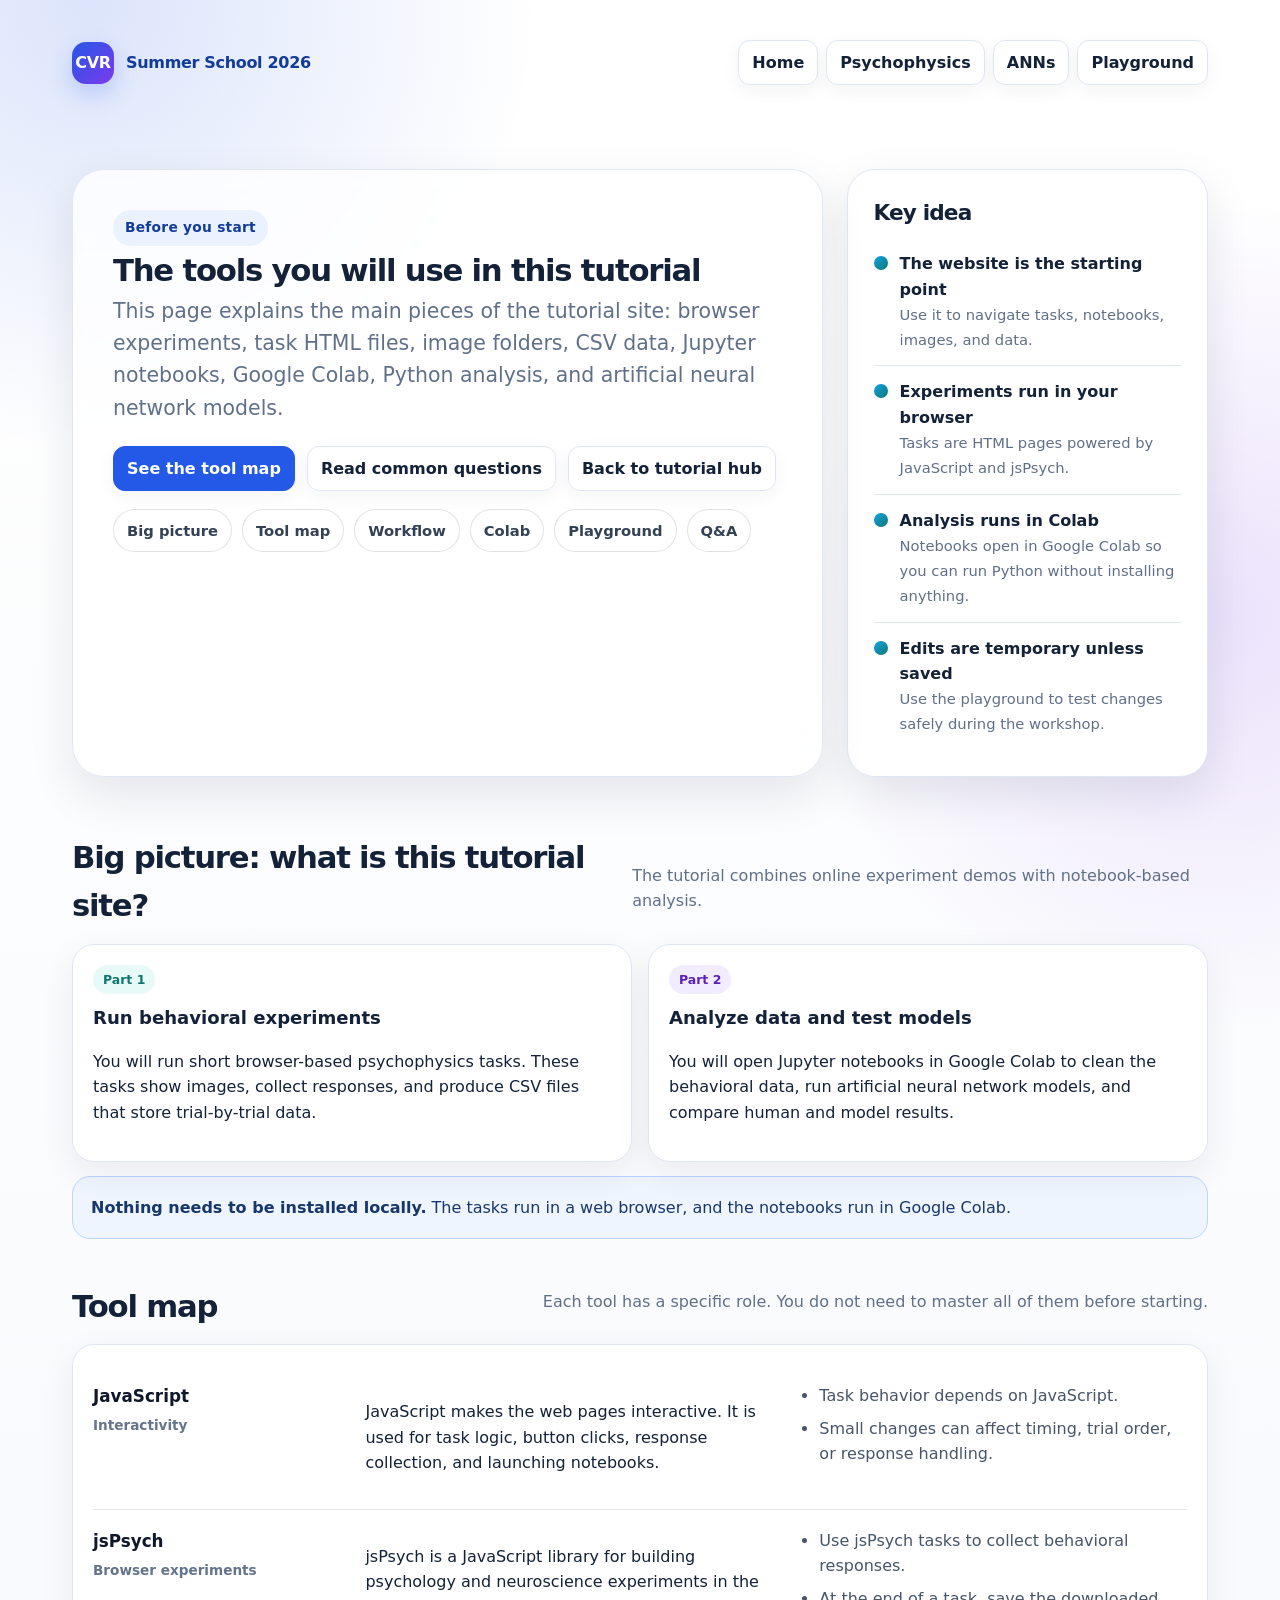
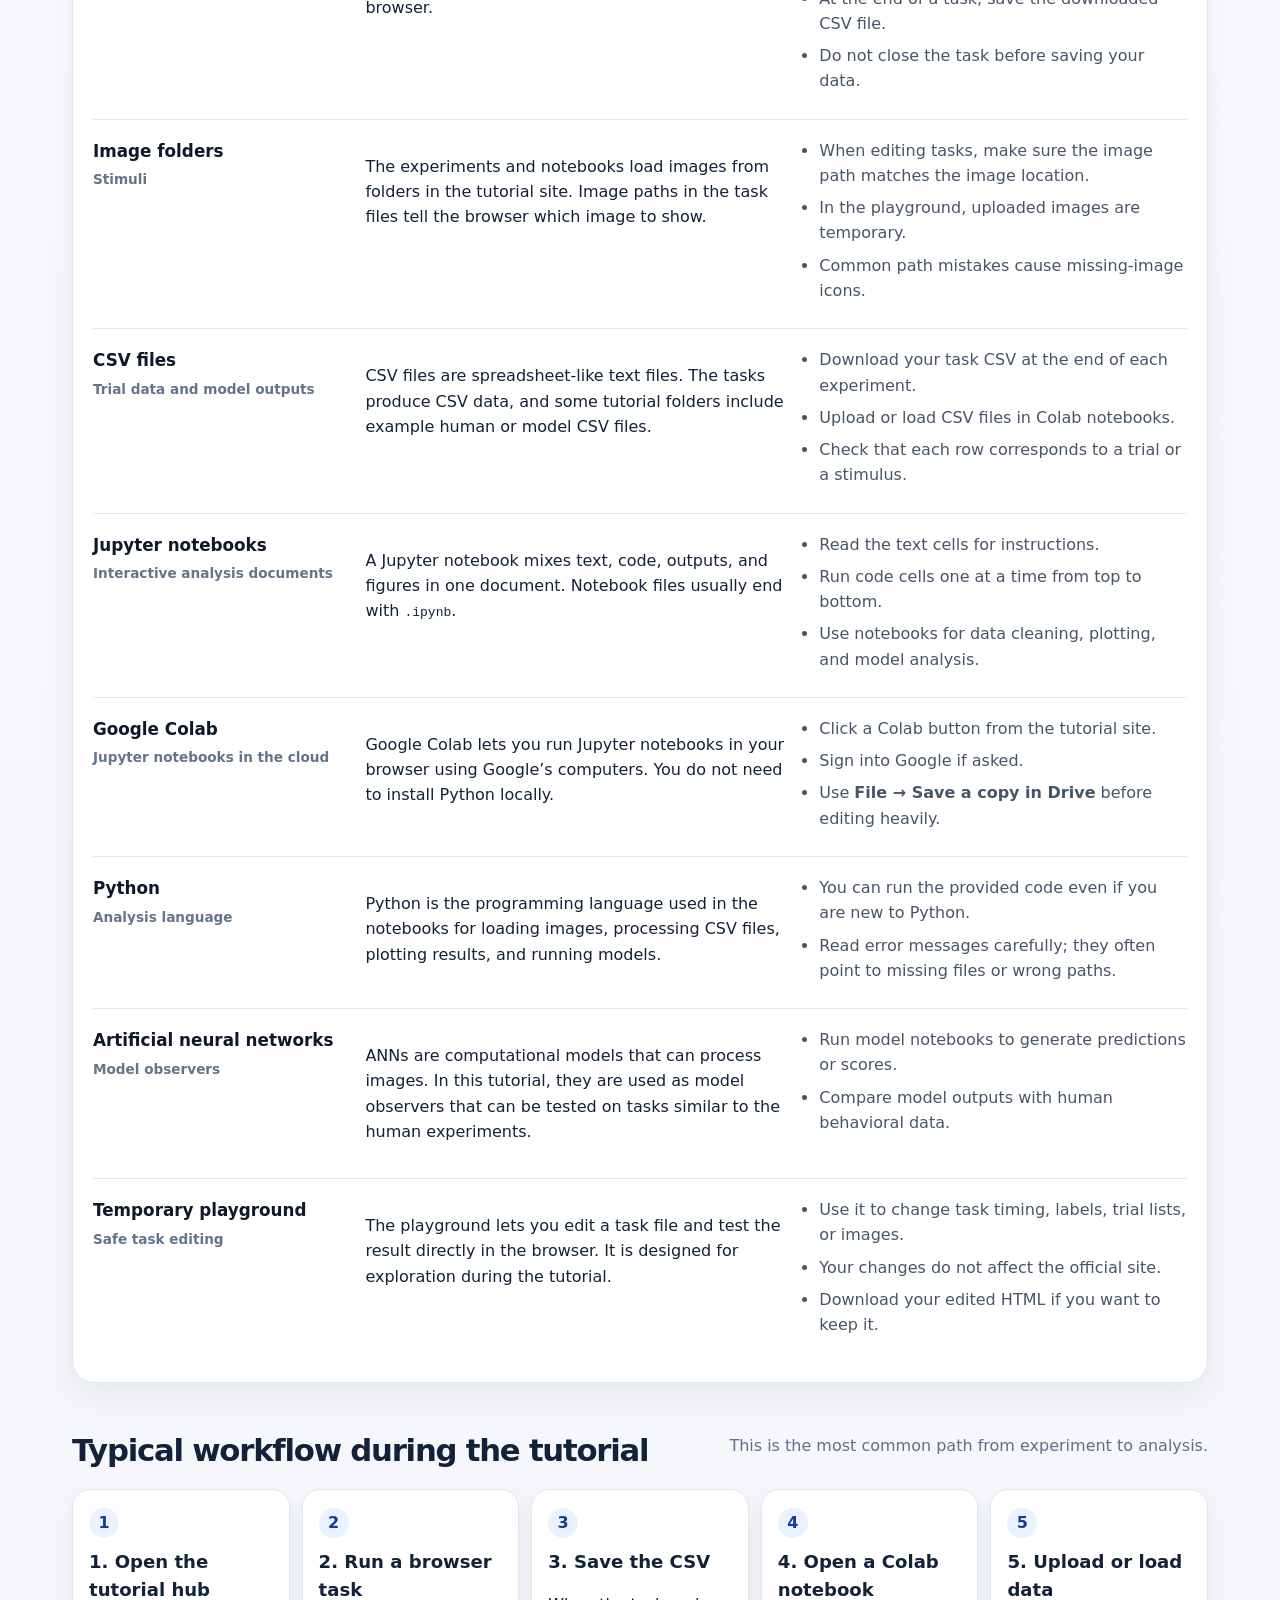
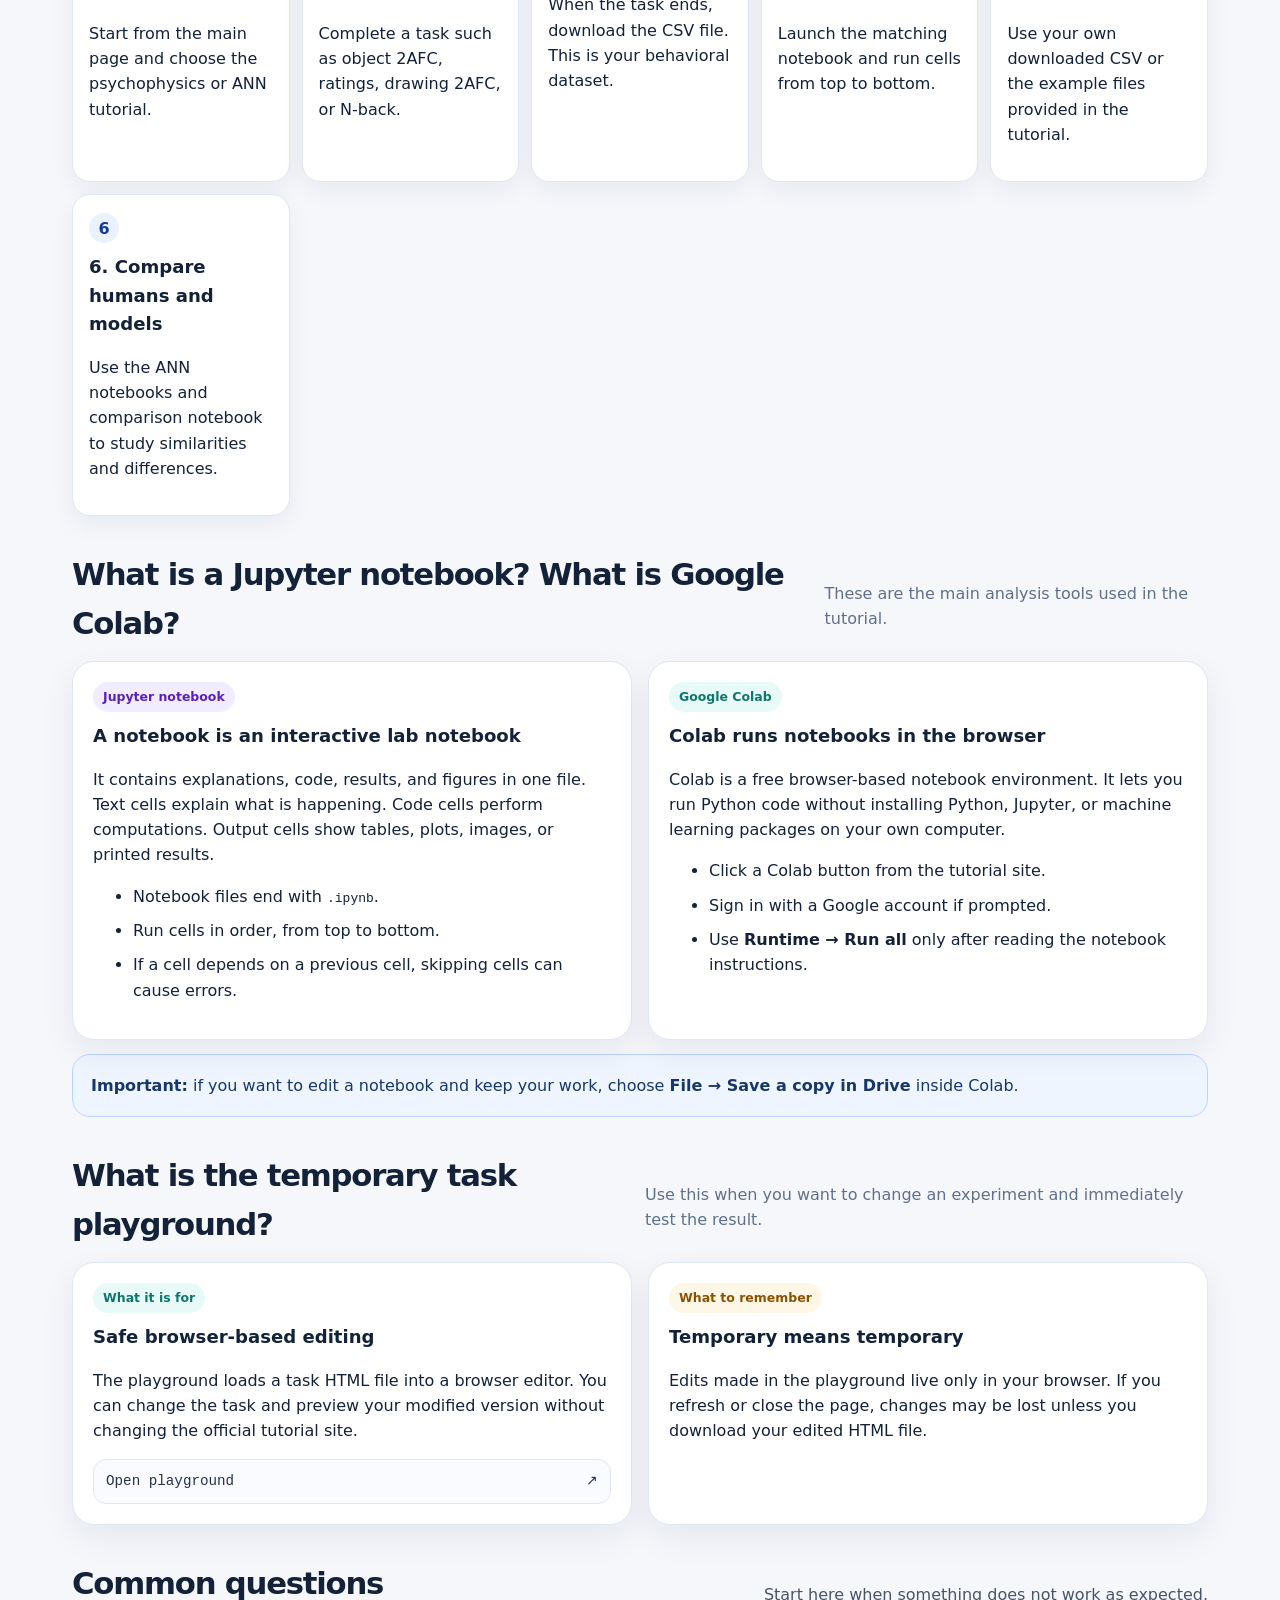
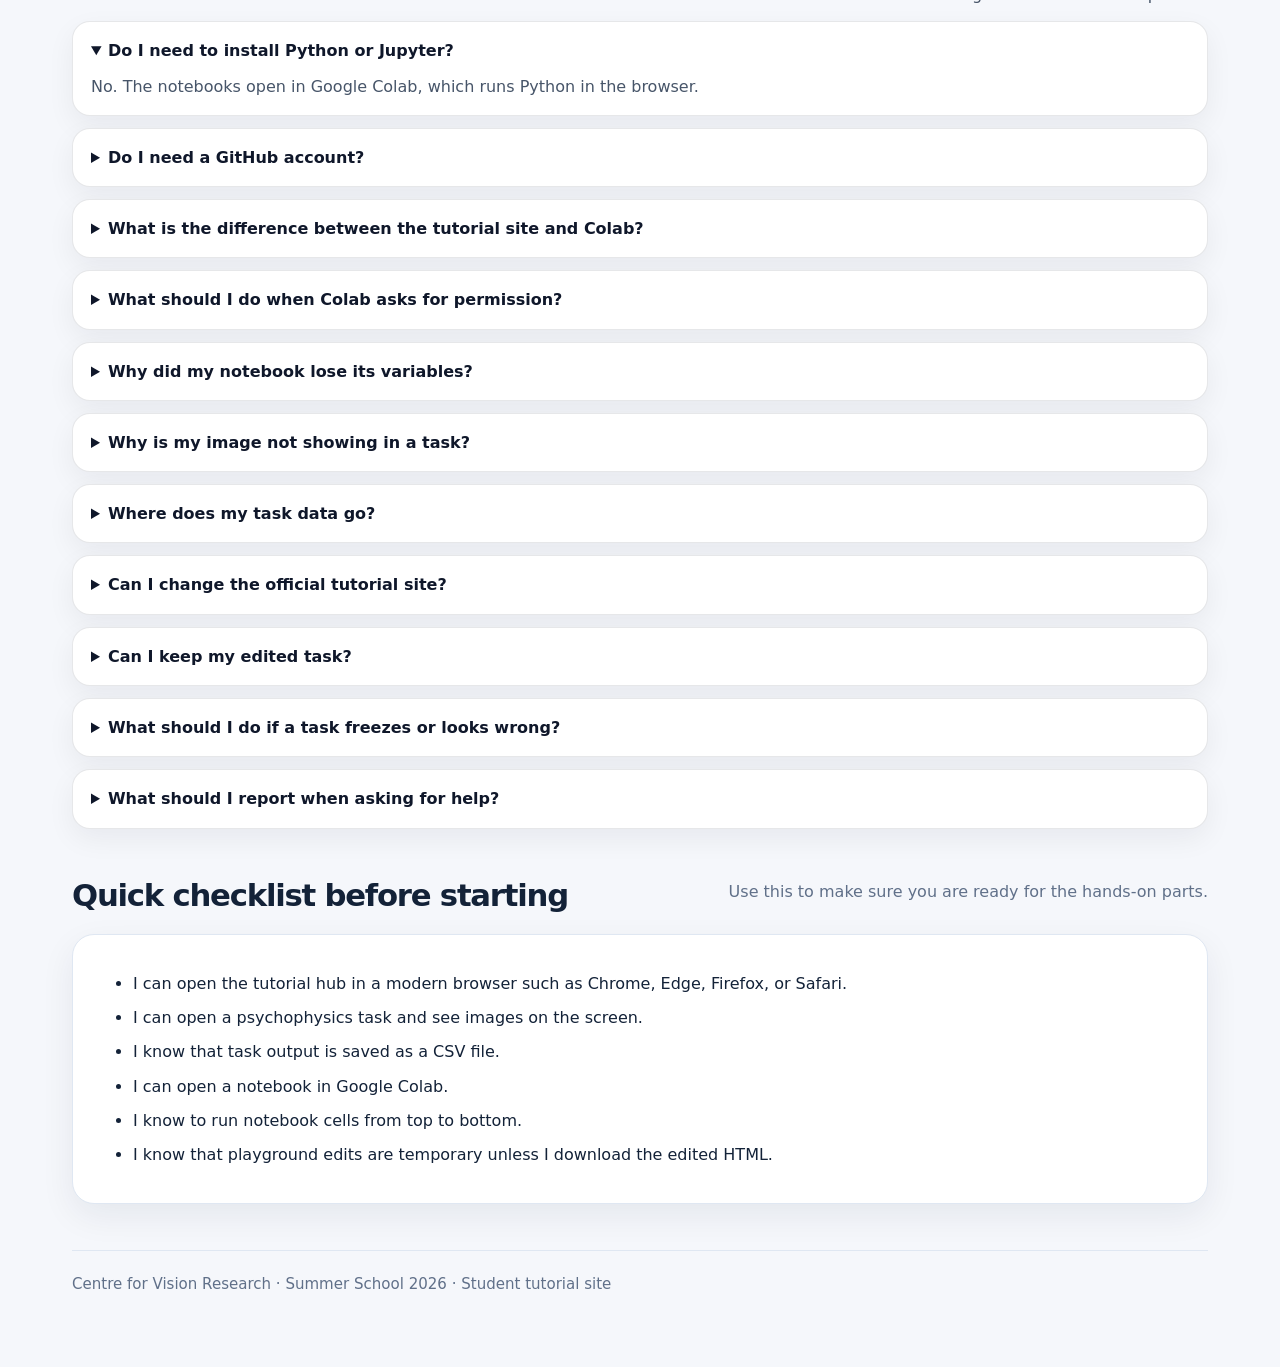
<file: tutorial-tools-guide.html>
<!doctype html>
<html lang="en">
<head>
  <meta charset="utf-8">
  <meta name="viewport" content="width=device-width, initial-scale=1">
  <meta name="description" content="Student guide to the tools used in the CVR Summer School tutorial: GitHub Pages, browser experiments, jsPsych, Jupyter notebooks, Google Colab, images, CSV files, Python, and ANN models.">
  <title>CVR Summer School 2026 | Tools Guide</title>
  <link rel="stylesheet" href="assets/cvr-pages.css">
  <script defer src="assets/cvr-pages.js"></script>
  <style>
    .mini-nav { display:flex; flex-wrap:wrap; gap:10px; margin-top:18px; }
    .mini-nav a { text-decoration:none; border:1px solid rgba(15,23,42,.12); border-radius:999px; padding:9px 13px; background:#fff; color:#334155; font-weight:700; font-size:.92rem; }
    .tool-row { display:grid; grid-template-columns: minmax(180px, .8fr) minmax(260px, 1.3fr) minmax(260px, 1.2fr); gap:14px; align-items:start; padding:18px 0; border-top:1px solid rgba(15,23,42,.10); }
    .tool-row:first-child { border-top:0; }
    .tool-name { font-weight:900; color:#0f172a; font-size:1.05rem; }
    .tool-name span { display:block; margin-top:5px; font-weight:700; color:#64748b; font-size:.85rem; }
    .student-do { margin:0; padding-left:20px; color:#475569; }
    .student-do li { margin-bottom:7px; }
    .qa details { background:#fff; border:1px solid rgba(15,23,42,.10); border-radius:18px; padding:16px 18px; margin-bottom:12px; box-shadow:0 10px 28px rgba(15,23,42,.06); }
    .qa summary { cursor:pointer; font-weight:900; color:#0f172a; }
    .qa p { color:#475569; margin:10px 0 0; }
    .checklist li { margin-bottom:9px; }
    .kbd { font-family: ui-monospace, SFMono-Regular, Menlo, Monaco, Consolas, monospace; background:#f1f5f9; border:1px solid #cbd5e1; border-bottom-width:2px; padding:1px 6px; border-radius:7px; font-size:.9em; }
    @media (max-width: 860px) { .tool-row { grid-template-columns:1fr; } }
  </style>
</head>
<body>
  <main class="page">
    <div class="topbar">
      <a class="brand" href="index.html" aria-label="CVR Summer School home"><span class="brand-mark">CVR</span><span>Summer School 2026</span></a>
      <nav class="navlinks" aria-label="Main navigation">
        <a href="index.html">Home</a>
        <a href="psychophysics/tutorial.html">Psychophysics</a>
        <a href="anns/tutorial.html">ANNs</a>
        <a href="playground.html">Playground</a>
      </nav>
    </div>

    <section class="hero" aria-labelledby="title">
      <div class="hero-card">
        <span class="eyebrow">Before you start</span>
        <h2 id="title">The tools you will use in this tutorial</h2>
        <p class="subtitle">This page explains the main pieces of the tutorial site: browser experiments, task HTML files, image folders, CSV data, Jupyter notebooks, Google Colab, Python analysis, and artificial neural network models.</p>
        <div class="hero-actions">
          <a class="button primary" href="#map">See the tool map</a>
          <a class="button" href="#qa">Read common questions</a>
          <a class="button" href="index.html">Back to tutorial hub</a>
        </div>
        <div class="mini-nav" aria-label="Page sections">
          <a href="#big-picture">Big picture</a>
          <a href="#map">Tool map</a>
          <a href="#workflow">Workflow</a>
          <a href="#colab">Colab</a>
          <a href="#playground">Playground</a>
          <a href="#qa">Q&amp;A</a>
        </div>
      </div>
      <aside class="status-card" aria-label="What students should know">
        <h2 style="font-size:1.35rem;margin-bottom:8px;">Key idea</h2>
        <div class="stat"><span class="dot"></span><div><strong>The website is the starting point</strong><span>Use it to navigate tasks, notebooks, images, and data.</span></div></div>
        <div class="stat"><span class="dot"></span><div><strong>Experiments run in your browser</strong><span>Tasks are HTML pages powered by JavaScript and jsPsych.</span></div></div>
        <div class="stat"><span class="dot"></span><div><strong>Analysis runs in Colab</strong><span>Notebooks open in Google Colab so you can run Python without installing anything.</span></div></div>
        <div class="stat"><span class="dot"></span><div><strong>Edits are temporary unless saved</strong><span>Use the playground to test changes safely during the workshop.</span></div></div>
      </aside>
    </section>

    <section id="big-picture">
      <div class="section-head">
        <h2>Big picture: what is this tutorial site?</h2>
        <p class="muted">The tutorial combines online experiment demos with notebook-based analysis.</p>
      </div>
      <div class="grid two">
        <article class="card">
          <span class="tag green">Part 1</span>
          <h3>Run behavioral experiments</h3>
          <p>You will run short browser-based psychophysics tasks. These tasks show images, collect responses, and produce CSV files that store trial-by-trial data.</p>
        </article>
        <article class="card">
          <span class="tag violet">Part 2</span>
          <h3>Analyze data and test models</h3>
          <p>You will open Jupyter notebooks in Google Colab to clean the behavioral data, run artificial neural network models, and compare human and model results.</p>
        </article>
      </div>
      <div class="callout" style="margin-top:14px;"><strong>Nothing needs to be installed locally.</strong> The tasks run in a web browser, and the notebooks run in Google Colab.</div>
    </section>

    <section id="map">
      <div class="section-head">
        <h2>Tool map</h2>
        <p class="muted">Each tool has a specific role. You do not need to master all of them before starting.</p>
      </div>
      <div class="card">

        <div class="tool-row">
          <div class="tool-name">JavaScript<span>Interactivity</span></div>
          <p>JavaScript makes the web pages interactive. It is used for task logic, button clicks, response collection, and launching notebooks.</p>
          <ul class="student-do"><li>Task behavior depends on JavaScript.</li><li>Small changes can affect timing, trial order, or response handling.</li></ul>
        </div>
        <div class="tool-row">
          <div class="tool-name">jsPsych<span>Browser experiments</span></div>
          <p>jsPsych is a JavaScript library for building psychology and neuroscience experiments in the browser.</p>
          <ul class="student-do"><li>Use jsPsych tasks to collect behavioral responses.</li><li>At the end of a task, save the downloaded CSV file.</li><li>Do not close the task before saving your data.</li></ul>
        </div>
        <div class="tool-row">
          <div class="tool-name">Image folders<span>Stimuli</span></div>
          <p>The experiments and notebooks load images from folders in the tutorial site. Image paths in the task files tell the browser which image to show.</p>
          <ul class="student-do"><li>When editing tasks, make sure the image path matches the image location.</li><li>In the playground, uploaded images are temporary.</li><li>Common path mistakes cause missing-image icons.</li></ul>
        </div>
        <div class="tool-row">
          <div class="tool-name">CSV files<span>Trial data and model outputs</span></div>
          <p>CSV files are spreadsheet-like text files. The tasks produce CSV data, and some tutorial folders include example human or model CSV files.</p>
          <ul class="student-do"><li>Download your task CSV at the end of each experiment.</li><li>Upload or load CSV files in Colab notebooks.</li><li>Check that each row corresponds to a trial or a stimulus.</li></ul>
        </div>
        <div class="tool-row">
          <div class="tool-name">Jupyter notebooks<span>Interactive analysis documents</span></div>
          <p>A Jupyter notebook mixes text, code, outputs, and figures in one document. Notebook files usually end with <code>.ipynb</code>.</p>
          <ul class="student-do"><li>Read the text cells for instructions.</li><li>Run code cells one at a time from top to bottom.</li><li>Use notebooks for data cleaning, plotting, and model analysis.</li></ul>
        </div>
        <div class="tool-row">
          <div class="tool-name">Google Colab<span>Jupyter notebooks in the cloud</span></div>
          <p>Google Colab lets you run Jupyter notebooks in your browser using Google’s computers. You do not need to install Python locally.</p>
          <ul class="student-do"><li>Click a Colab button from the tutorial site.</li><li>Sign into Google if asked.</li><li>Use <strong>File → Save a copy in Drive</strong> before editing heavily.</li></ul>
        </div>
        <div class="tool-row">
          <div class="tool-name">Python<span>Analysis language</span></div>
          <p>Python is the programming language used in the notebooks for loading images, processing CSV files, plotting results, and running models.</p>
          <ul class="student-do"><li>You can run the provided code even if you are new to Python.</li><li>Read error messages carefully; they often point to missing files or wrong paths.</li></ul>
        </div>
        <div class="tool-row">
          <div class="tool-name">Artificial neural networks<span>Model observers</span></div>
          <p>ANNs are computational models that can process images. In this tutorial, they are used as model observers that can be tested on tasks similar to the human experiments.</p>
          <ul class="student-do"><li>Run model notebooks to generate predictions or scores.</li><li>Compare model outputs with human behavioral data.</li></ul>
        </div>
        <div class="tool-row">
          <div class="tool-name">Temporary playground<span>Safe task editing</span></div>
          <p>The playground lets you edit a task file and test the result directly in the browser. It is designed for exploration during the tutorial.</p>
          <ul class="student-do"><li>Use it to change task timing, labels, trial lists, or images.</li><li>Your changes do not affect the official site.</li><li>Download your edited HTML if you want to keep it.</li></ul>
        </div>
      </div>
    </section>

    <section id="workflow">
      <div class="section-head">
        <h2>Typical workflow during the tutorial</h2>
        <p class="muted">This is the most common path from experiment to analysis.</p>
      </div>
      <div class="workflow">
        <div class="step"><h3>1. Open the tutorial hub</h3><p>Start from the main page and choose the psychophysics or ANN tutorial.</p></div>
        <div class="step"><h3>2. Run a browser task</h3><p>Complete a task such as object 2AFC, ratings, drawing 2AFC, or N-back.</p></div>
        <div class="step"><h3>3. Save the CSV</h3><p>When the task ends, download the CSV file. This is your behavioral dataset.</p></div>
        <div class="step"><h3>4. Open a Colab notebook</h3><p>Launch the matching notebook and run cells from top to bottom.</p></div>
        <div class="step"><h3>5. Upload or load data</h3><p>Use your own downloaded CSV or the example files provided in the tutorial.</p></div>
        <div class="step"><h3>6. Compare humans and models</h3><p>Use the ANN notebooks and comparison notebook to study similarities and differences.</p></div>
      </div>
    </section>

    <section id="colab">
      <div class="section-head">
        <h2>What is a Jupyter notebook? What is Google Colab?</h2>
        <p class="muted">These are the main analysis tools used in the tutorial.</p>
      </div>
      <div class="grid two">
        <article class="card">
          <span class="tag violet">Jupyter notebook</span>
          <h3>A notebook is an interactive lab notebook</h3>
          <p>It contains explanations, code, results, and figures in one file. Text cells explain what is happening. Code cells perform computations. Output cells show tables, plots, images, or printed results.</p>
          <ul class="checklist">
            <li>Notebook files end with <code>.ipynb</code>.</li>
            <li>Run cells in order, from top to bottom.</li>
            <li>If a cell depends on a previous cell, skipping cells can cause errors.</li>
          </ul>
        </article>
        <article class="card">
          <span class="tag green">Google Colab</span>
          <h3>Colab runs notebooks in the browser</h3>
          <p>Colab is a free browser-based notebook environment. It lets you run Python code without installing Python, Jupyter, or machine learning packages on your own computer.</p>
          <ul class="checklist">
            <li>Click a Colab button from the tutorial site.</li>
            <li>Sign in with a Google account if prompted.</li>
            <li>Use <strong>Runtime → Run all</strong> only after reading the notebook instructions.</li>
          </ul>
        </article>
      </div>
      <div class="callout" style="margin-top:14px;"><strong>Important:</strong> if you want to edit a notebook and keep your work, choose <strong>File → Save a copy in Drive</strong> inside Colab.</div>
    </section>

    <section id="playground">
      <div class="section-head">
        <h2>What is the temporary task playground?</h2>
        <p class="muted">Use this when you want to change an experiment and immediately test the result.</p>
      </div>
      <div class="grid two">
        <article class="card">
          <span class="tag green">What it is for</span>
          <h3>Safe browser-based editing</h3>
          <p>The playground loads a task HTML file into a browser editor. You can change the task and preview your modified version without changing the official tutorial site.</p>
          <div class="links"><a class="pill" href="playground.html">Open playground <span>↗</span></a></div>
        </article>
        <article class="card">
          <span class="tag amber">What to remember</span>
          <h3>Temporary means temporary</h3>
          <p>Edits made in the playground live only in your browser. If you refresh or close the page, changes may be lost unless you download your edited HTML file.</p>
        </article>
      </div>
    </section>

    <section id="qa" class="qa">
      <div class="section-head">
        <h2>Common questions</h2>
        <p class="muted">Start here when something does not work as expected.</p>
      </div>
      <details open>
        <summary>Do I need to install Python or Jupyter?</summary>
        <p>No. The notebooks open in Google Colab, which runs Python in the browser.</p>
      </details>
      <details>
        <summary>Do I need a GitHub account?</summary>
        <p>Not for simply using the tutorial site, running tasks, opening pages, or using the temporary playground. Some Colab features may require a Google account.</p>
      </details>
      <details>
        <summary>What is the difference between the tutorial site and Colab?</summary>
        <p>The tutorial site is where you navigate, read instructions, run browser tasks, and find files. Colab is where you run notebook-based Python analyses.</p>
      </details>
      <details>
        <summary>What should I do when Colab asks for permission?</summary>
        <p>Read the prompt carefully. Colab may ask for permission to save a copy to Google Drive or access files you upload. For this tutorial, you usually only need to upload or save your own tutorial files.</p>
      </details>
      <details>
        <summary>Why did my notebook lose its variables?</summary>
        <p>The Colab runtime may disconnect or reset. Run the notebook cells again from the top to recreate the variables.</p>
      </details>
      <details>
        <summary>Why is my image not showing in a task?</summary>
        <p>The most common reason is a wrong image path. Check the folder name, file name, spelling, capitalization, and extension such as <code>.jpg</code> or <code>.png</code>.</p>
      </details>
      <details>
        <summary>Where does my task data go?</summary>
        <p>At the end of a browser experiment, the task should download a CSV file. Save that file somewhere you can find it again, because you may need to upload it to Colab later.</p>
      </details>
      <details>
        <summary>Can I change the official tutorial site?</summary>
        <p>No. The official site is shared and read-only for students. Use the temporary playground to test your own changes safely.</p>
      </details>
      <details>
        <summary>Can I keep my edited task?</summary>
        <p>Yes. Use the playground’s download option to save your edited HTML file. Otherwise, your browser edits are temporary.</p>
      </details>
      <details>
        <summary>What should I do if a task freezes or looks wrong?</summary>
        <p>Refresh the page and try again. If you edited the task, return to the original version and then reapply changes gradually. Ask an instructor or TA if the problem continues.</p>
      </details>
      <details>
        <summary>What should I report when asking for help?</summary>
        <p>Tell the instructor or TA which page, task, or notebook you were using; what you clicked; what you expected; and what happened instead. Screenshots and error messages are very helpful.</p>
      </details>
    </section>

    <section id="quick-check">
      <div class="section-head">
        <h2>Quick checklist before starting</h2>
        <p class="muted">Use this to make sure you are ready for the hands-on parts.</p>
      </div>
      <div class="card">
        <ul class="checklist">
          <li>I can open the tutorial hub in a modern browser such as Chrome, Edge, Firefox, or Safari.</li>
          <li>I can open a psychophysics task and see images on the screen.</li>
          <li>I know that task output is saved as a CSV file.</li>
          <li>I can open a notebook in Google Colab.</li>
          <li>I know to run notebook cells from top to bottom.</li>
          <li>I know that playground edits are temporary unless I download the edited HTML.</li>
        </ul>
      </div>
    </section>

    <footer class="footer">Centre for Vision Research · Summer School 2026 · Student tutorial site</footer>
  </main>
</body>
</html>
</file>
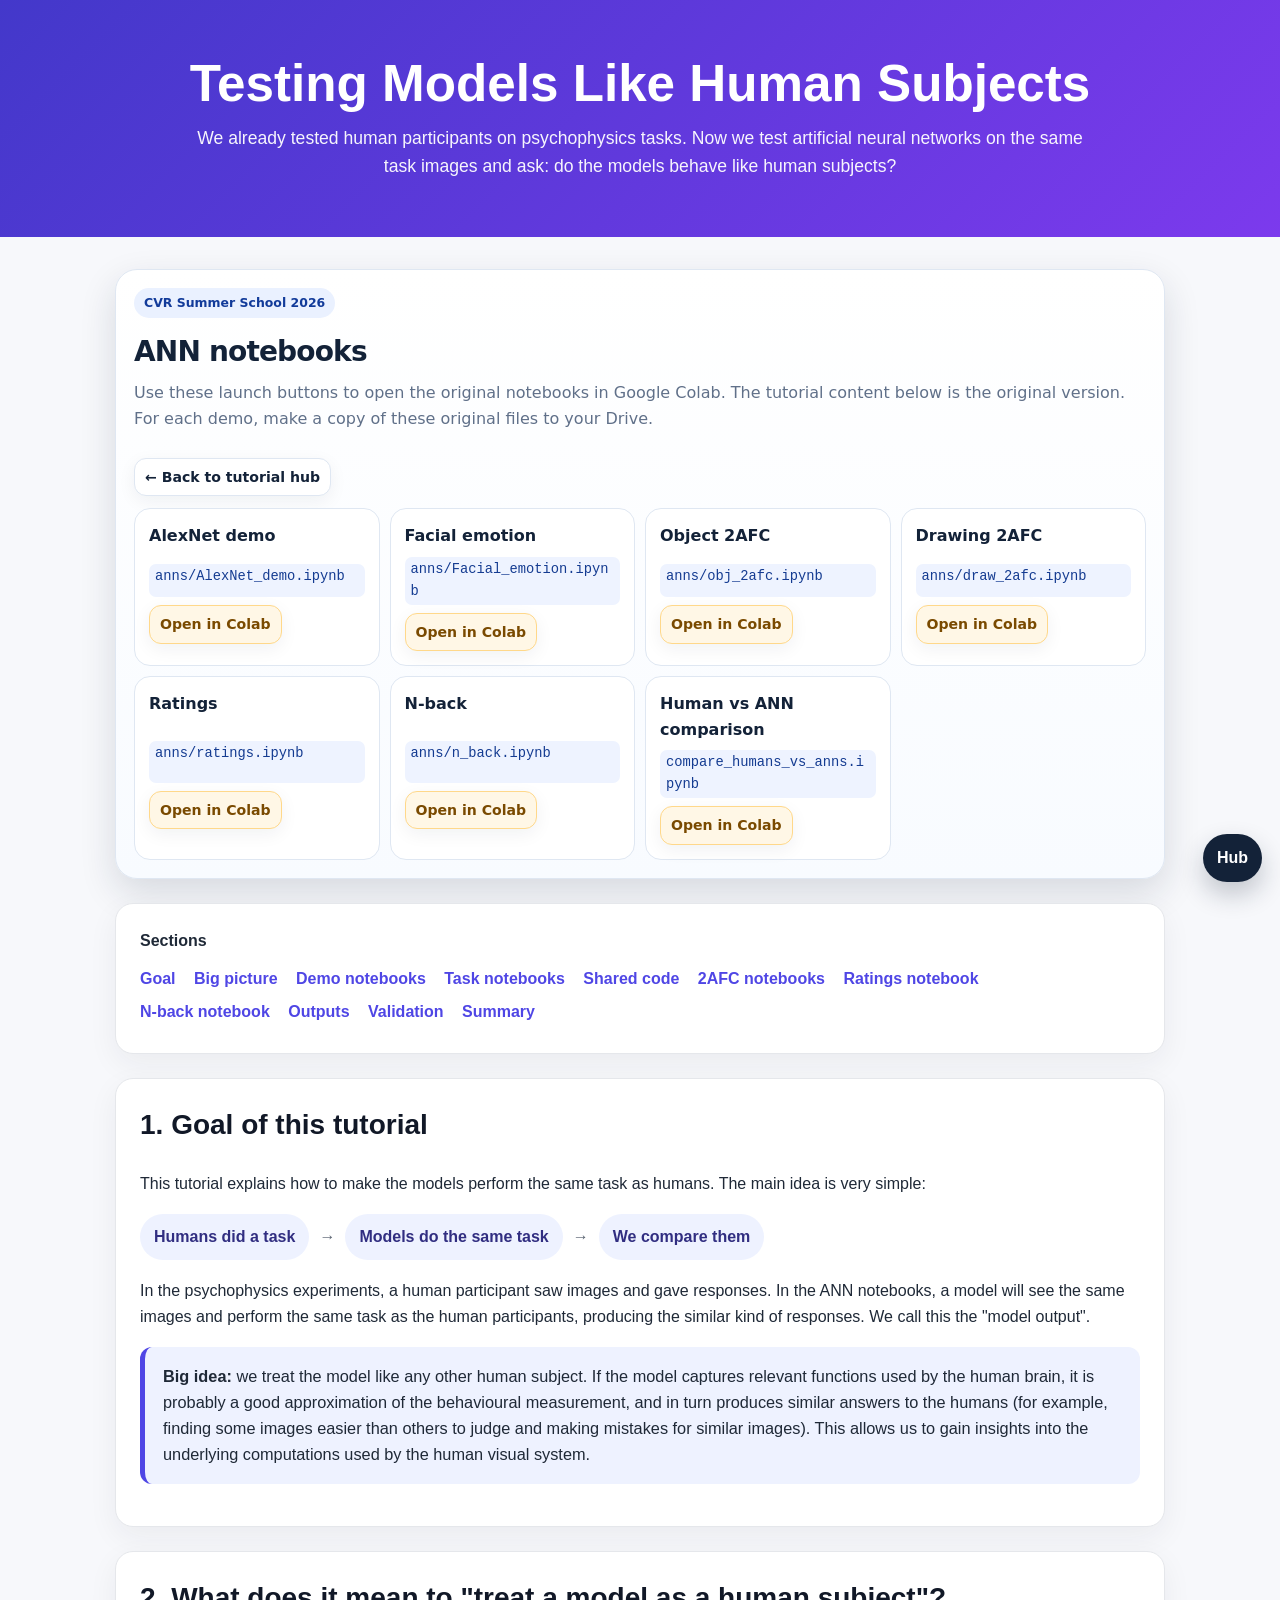
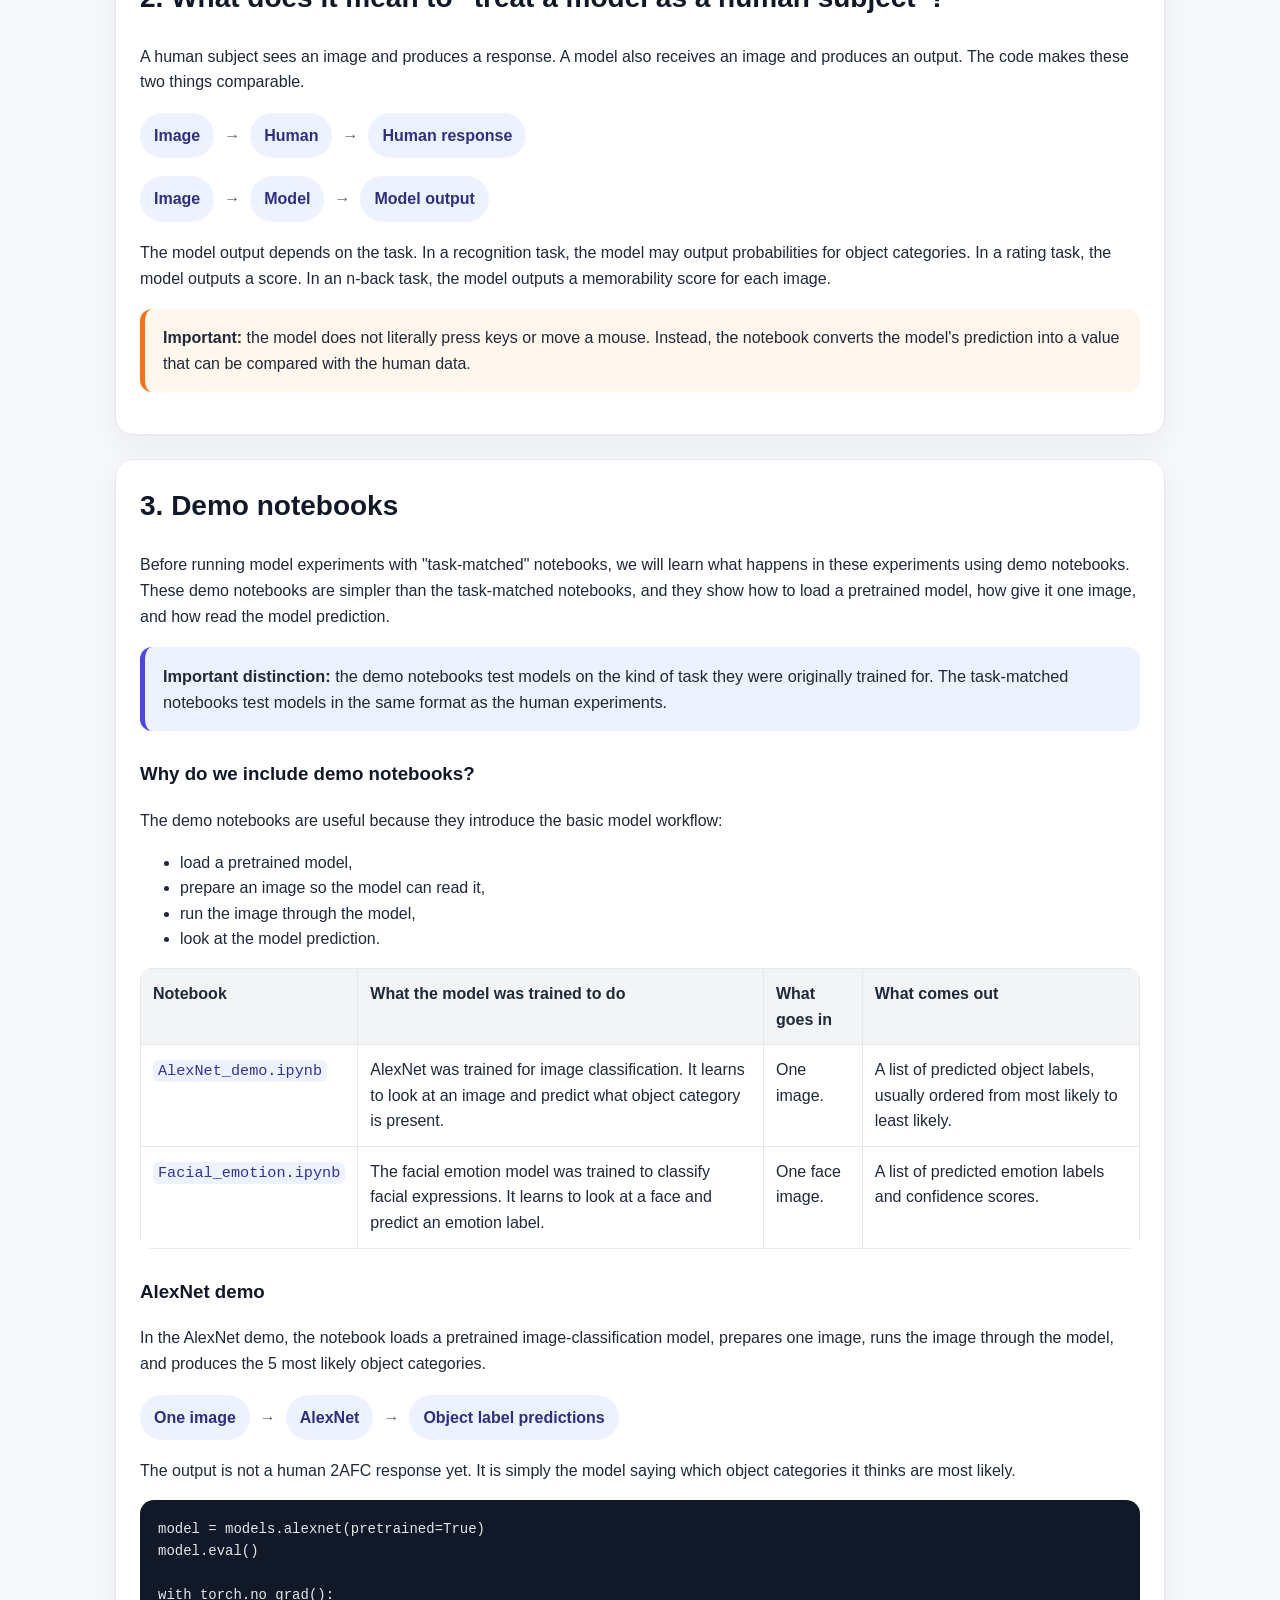
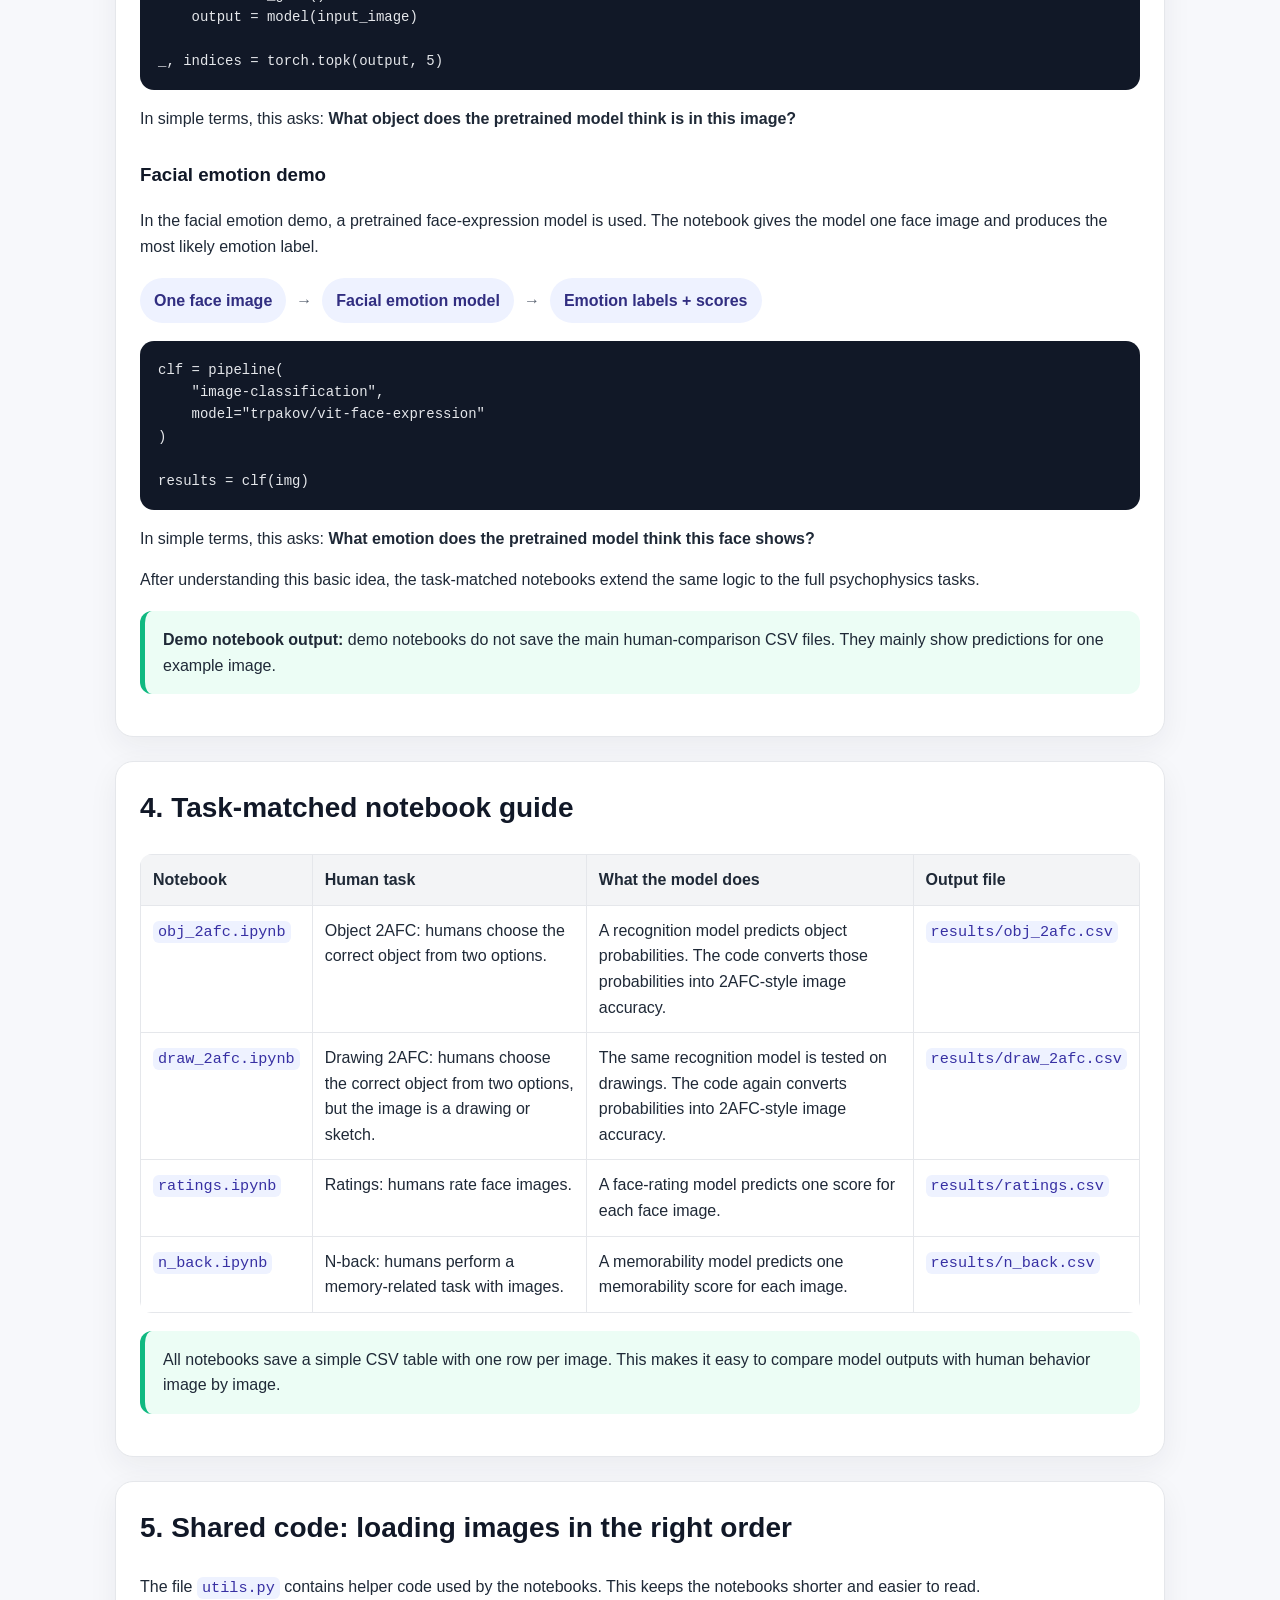
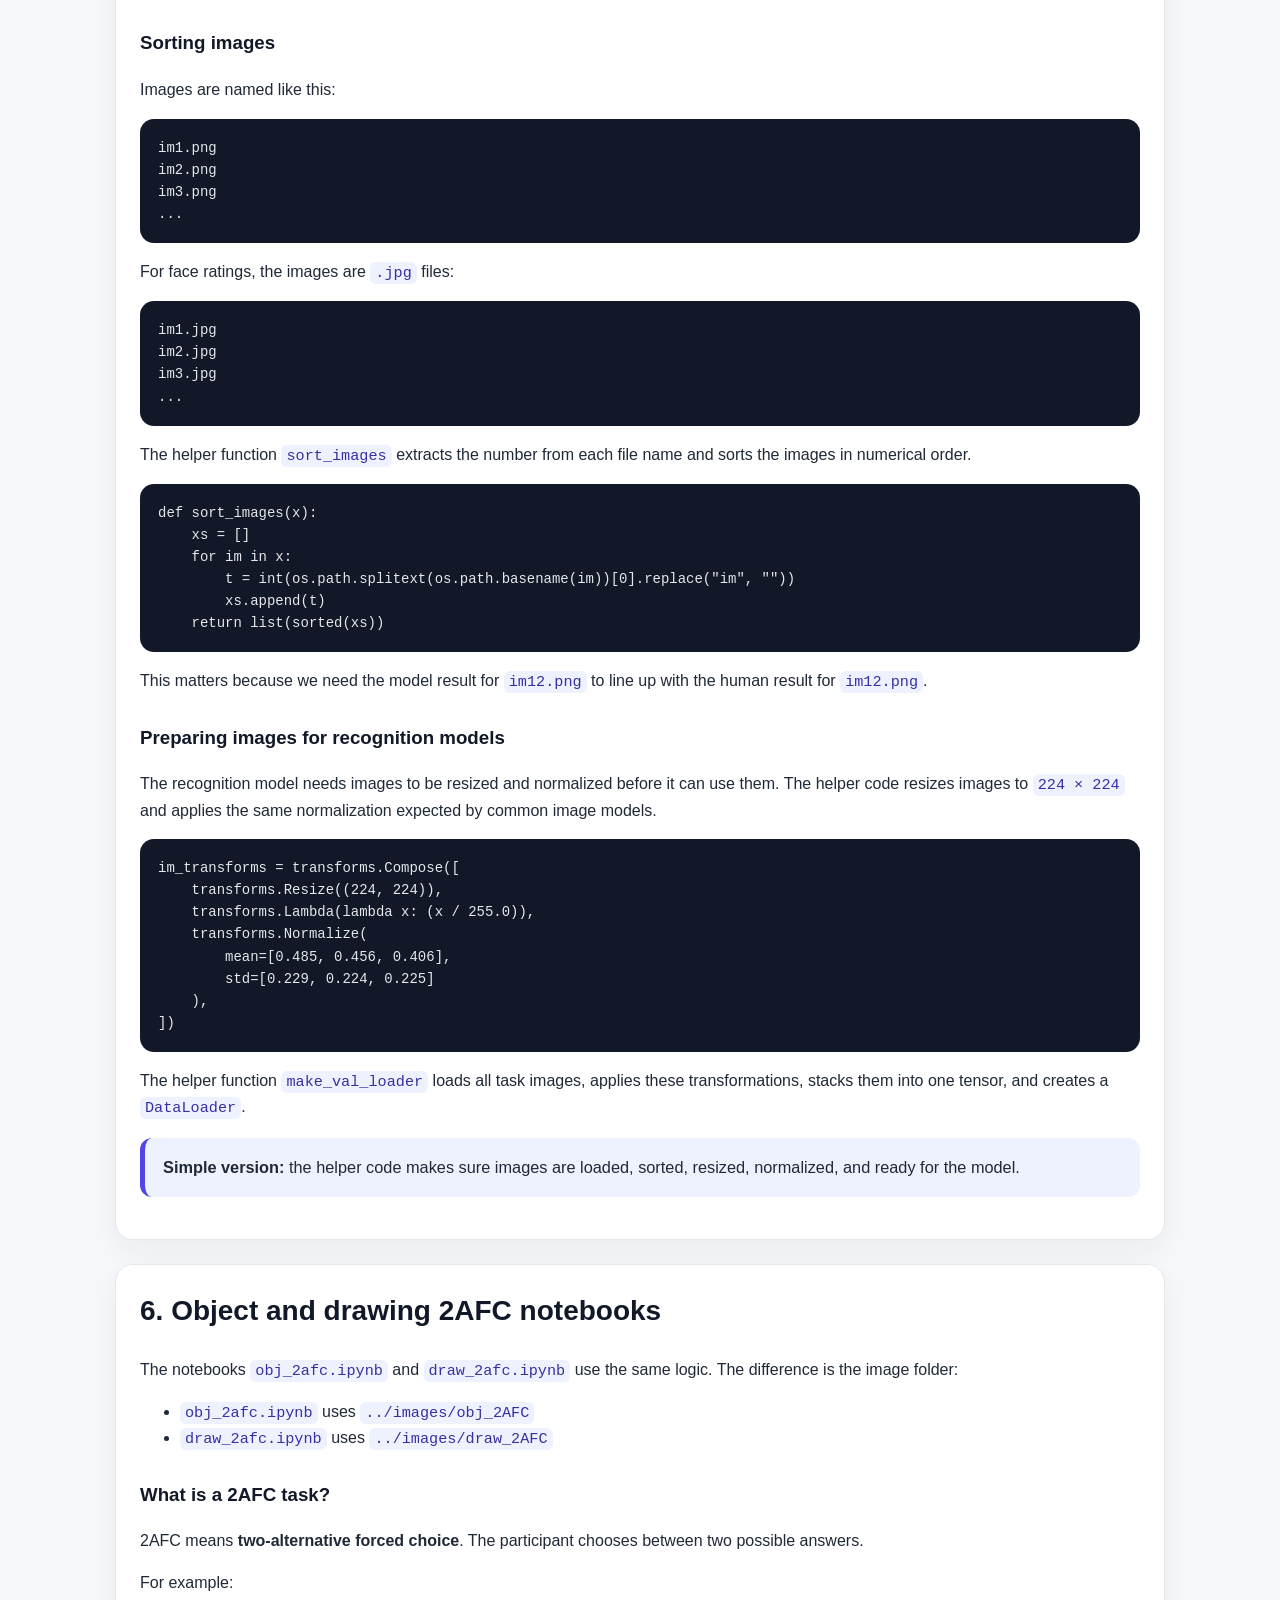
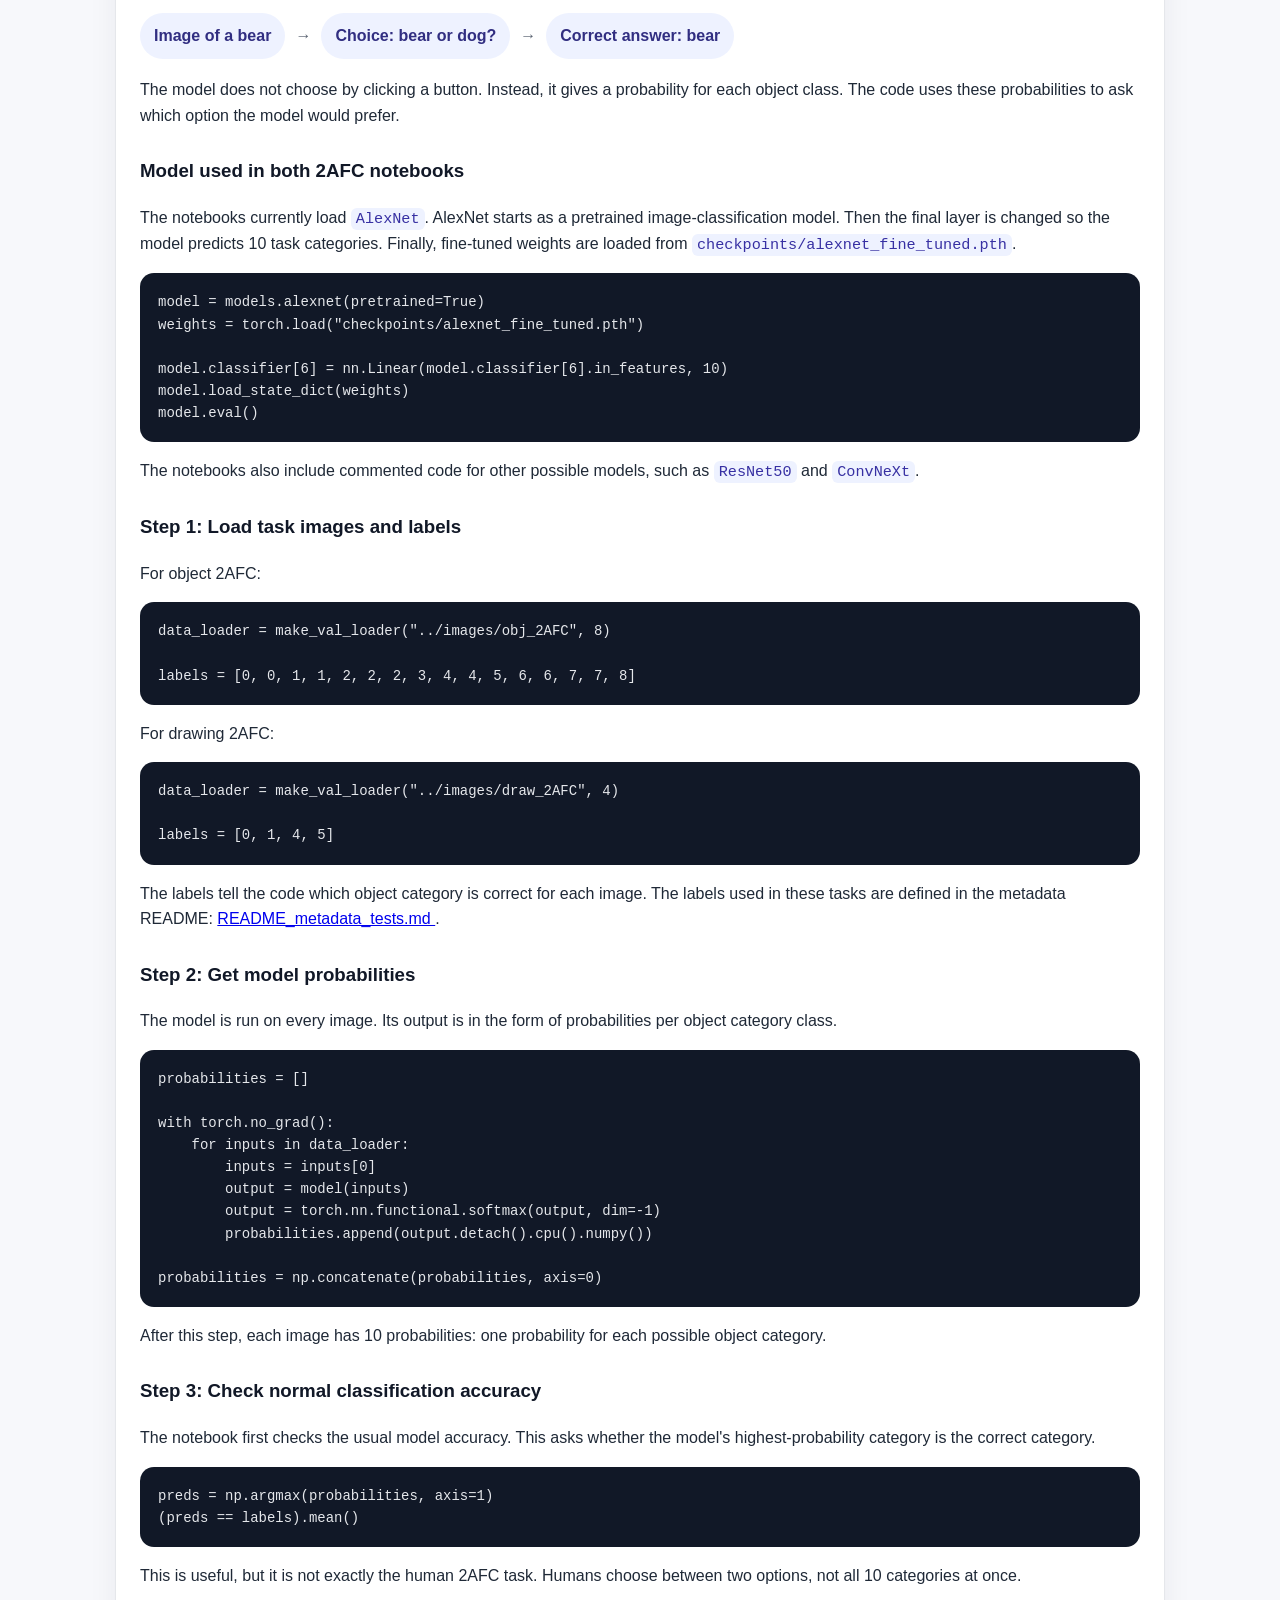
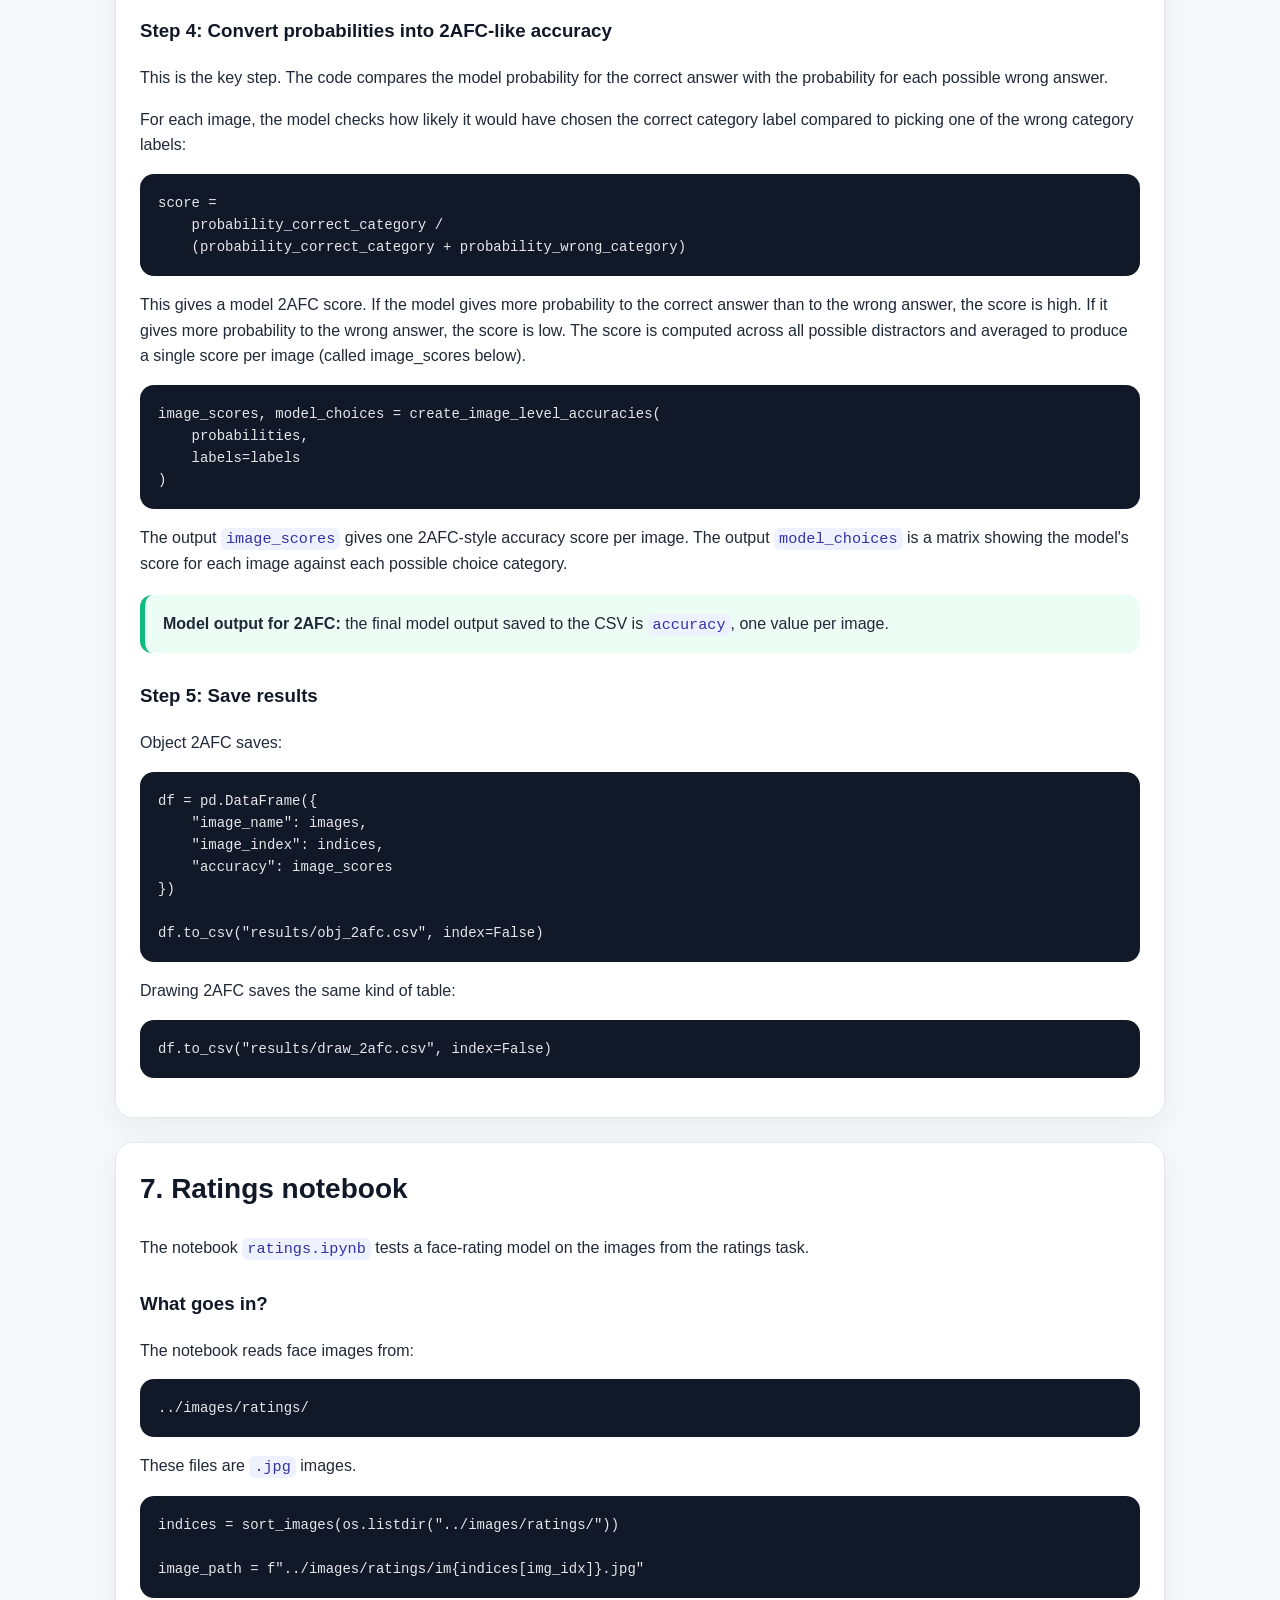
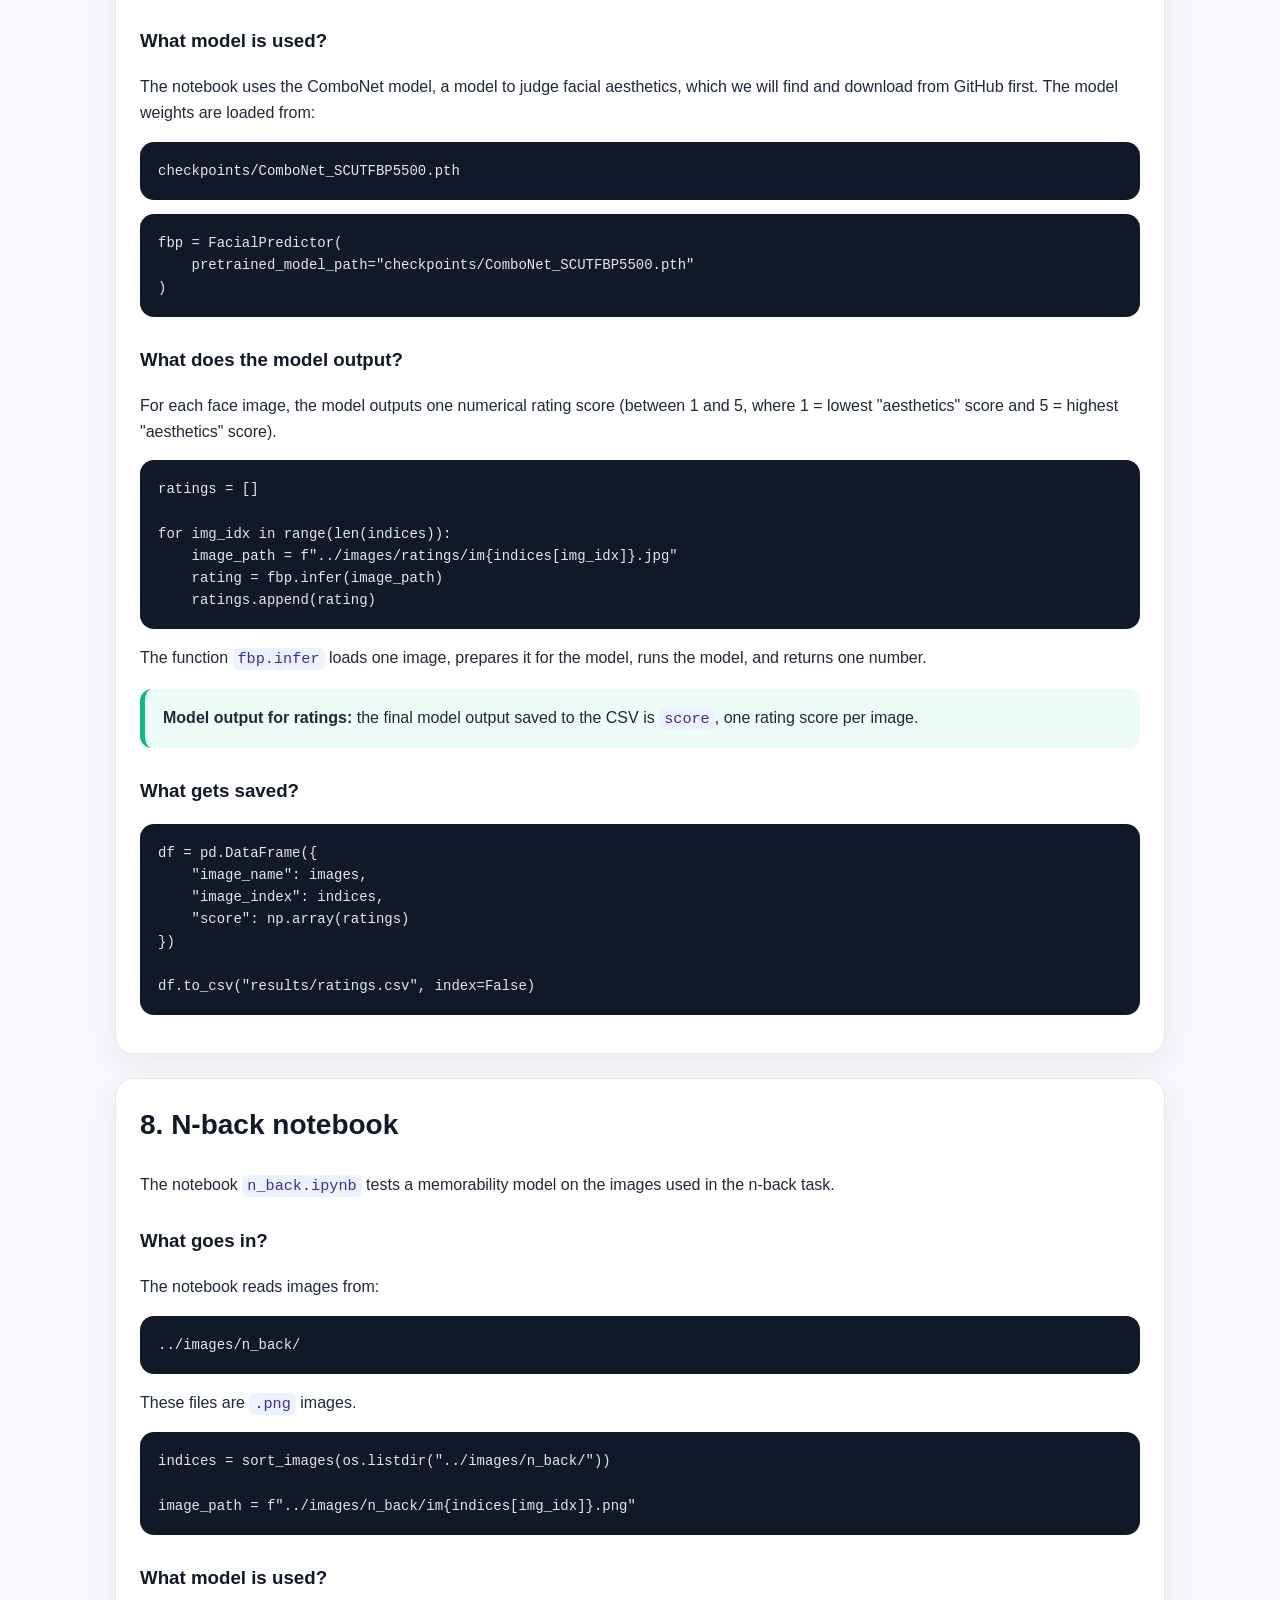
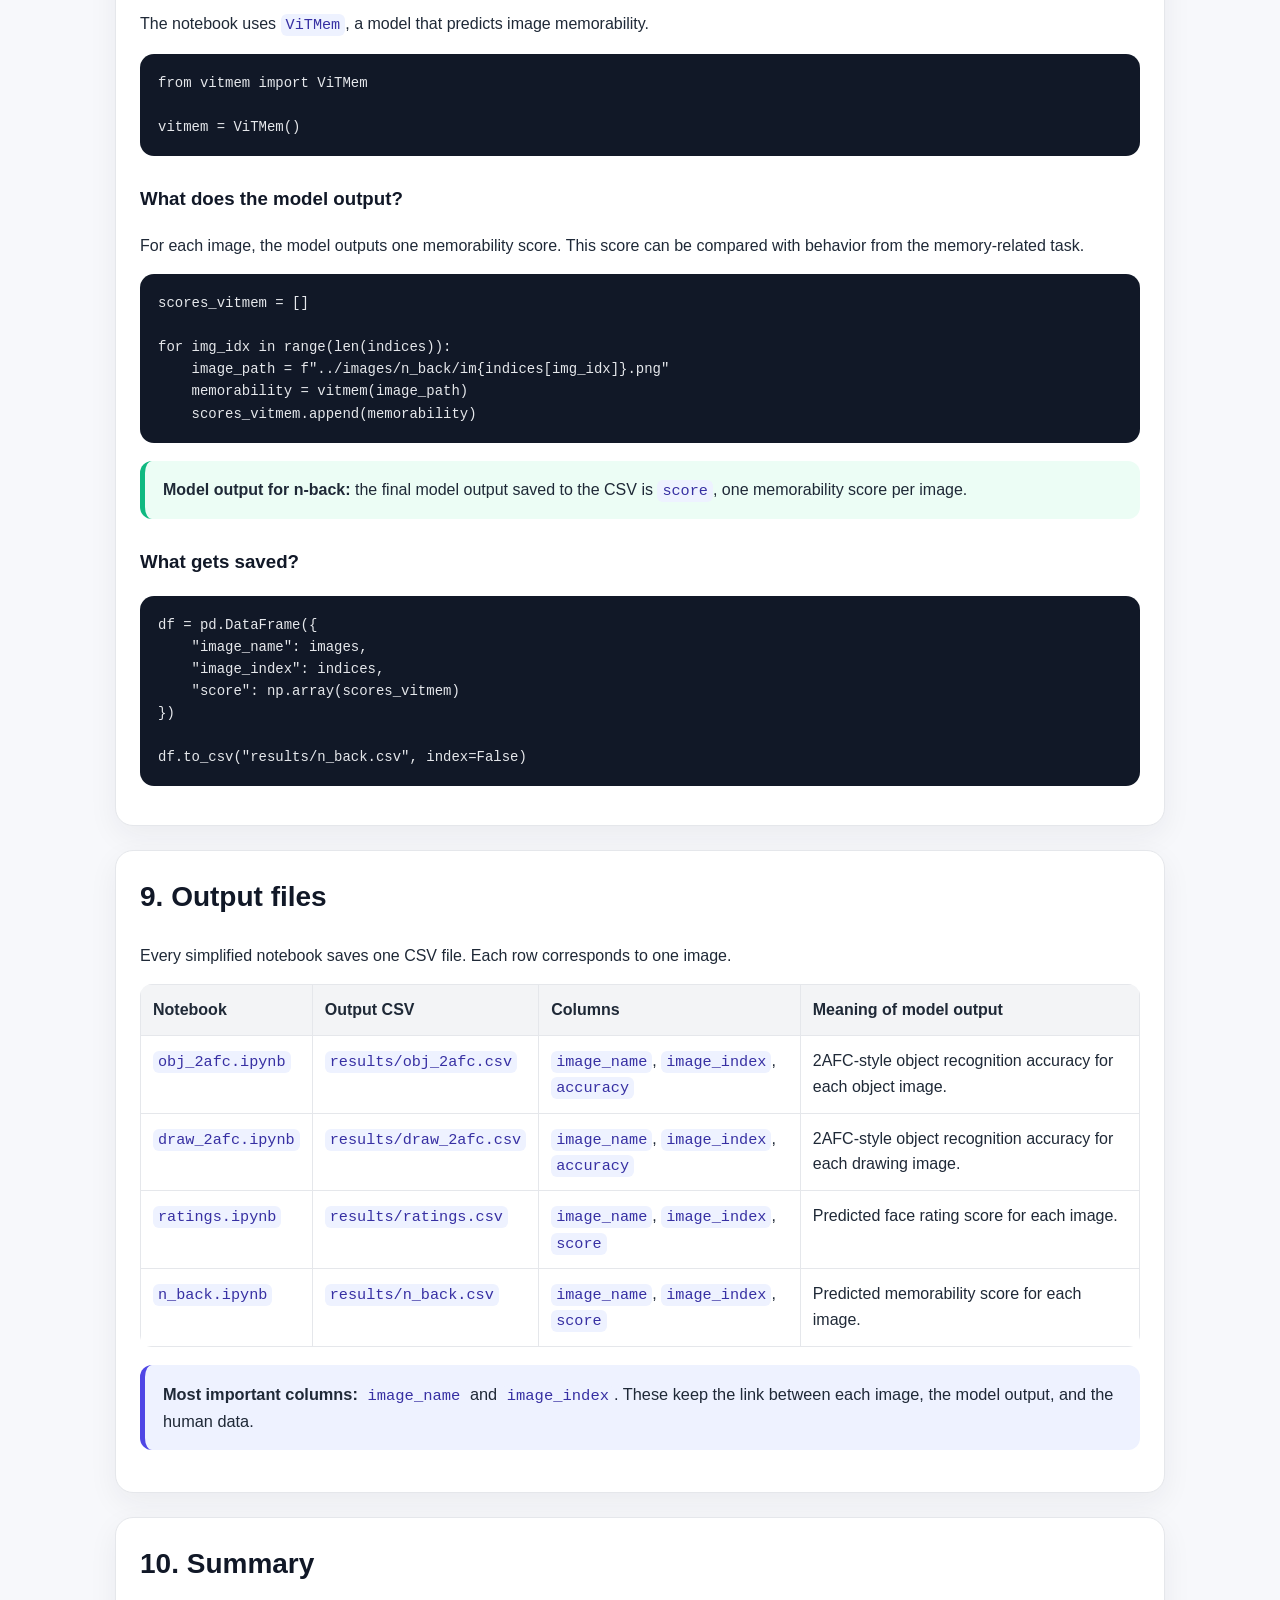
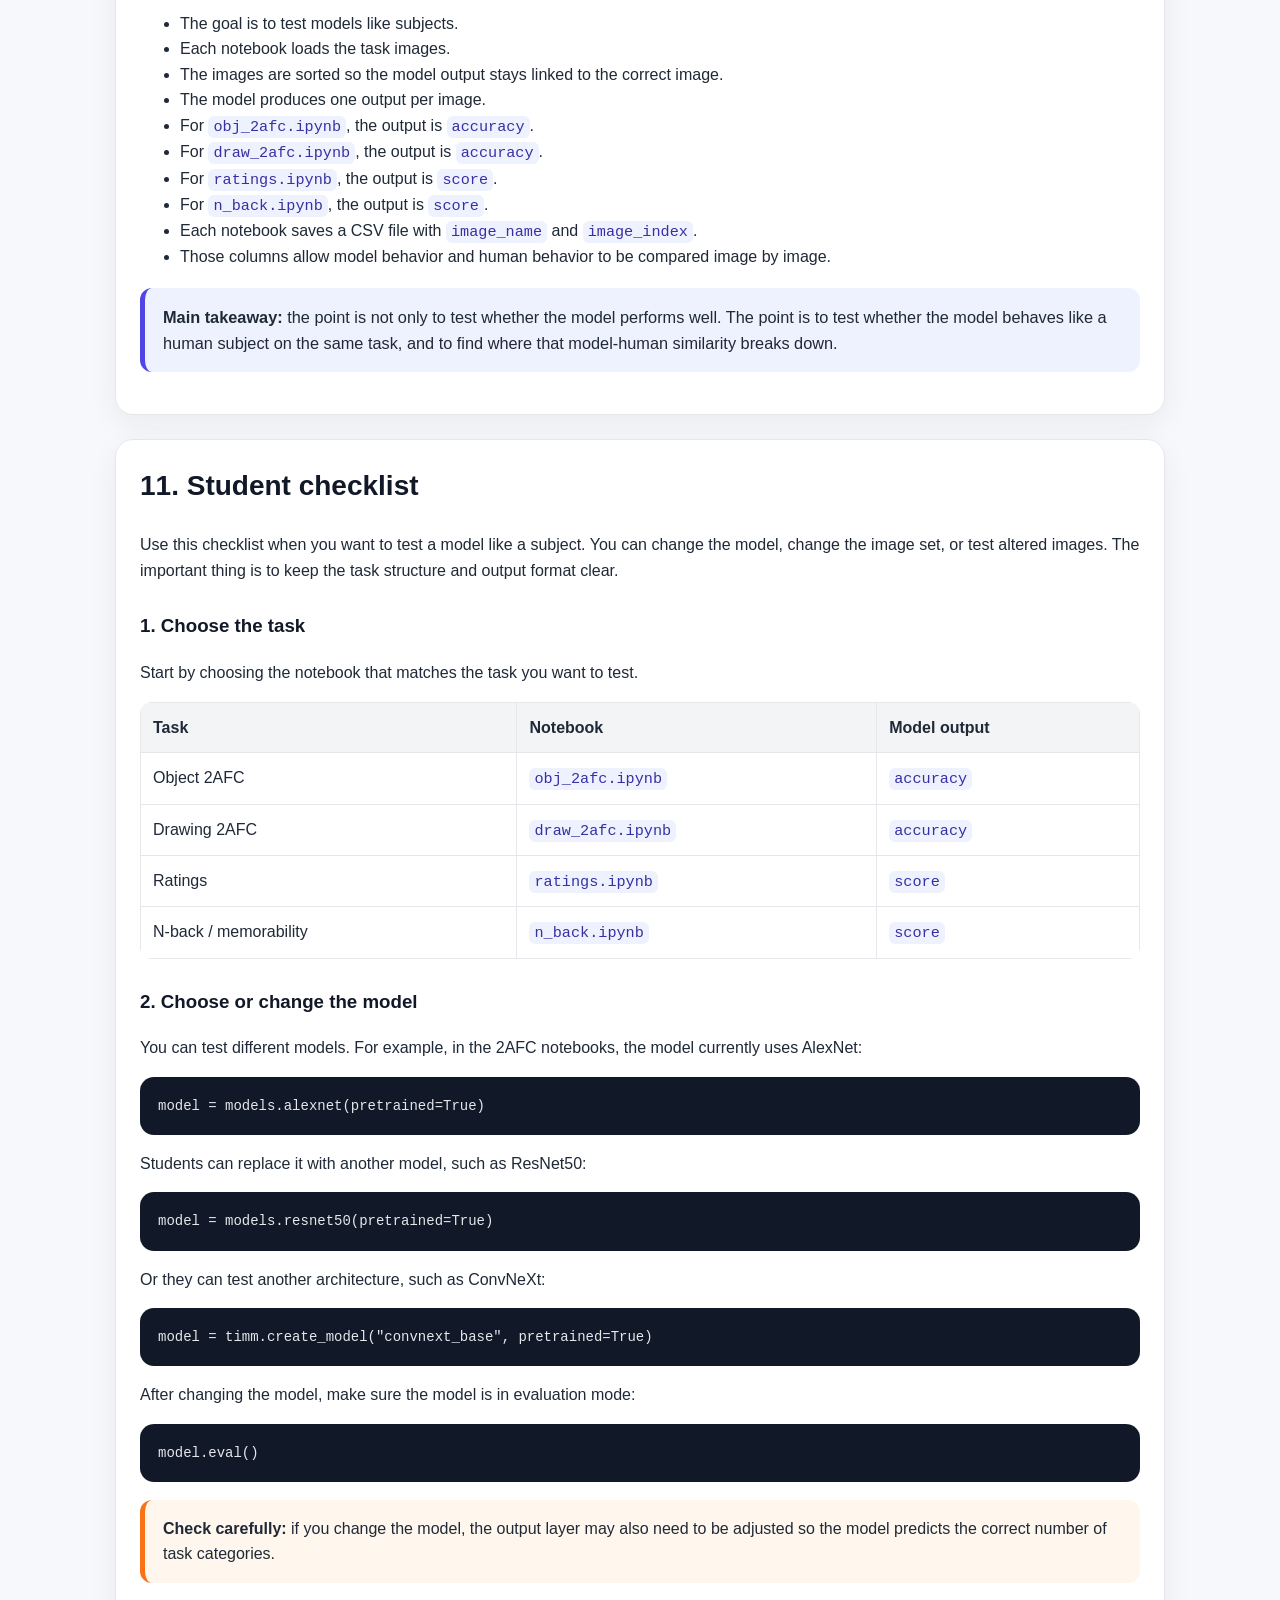
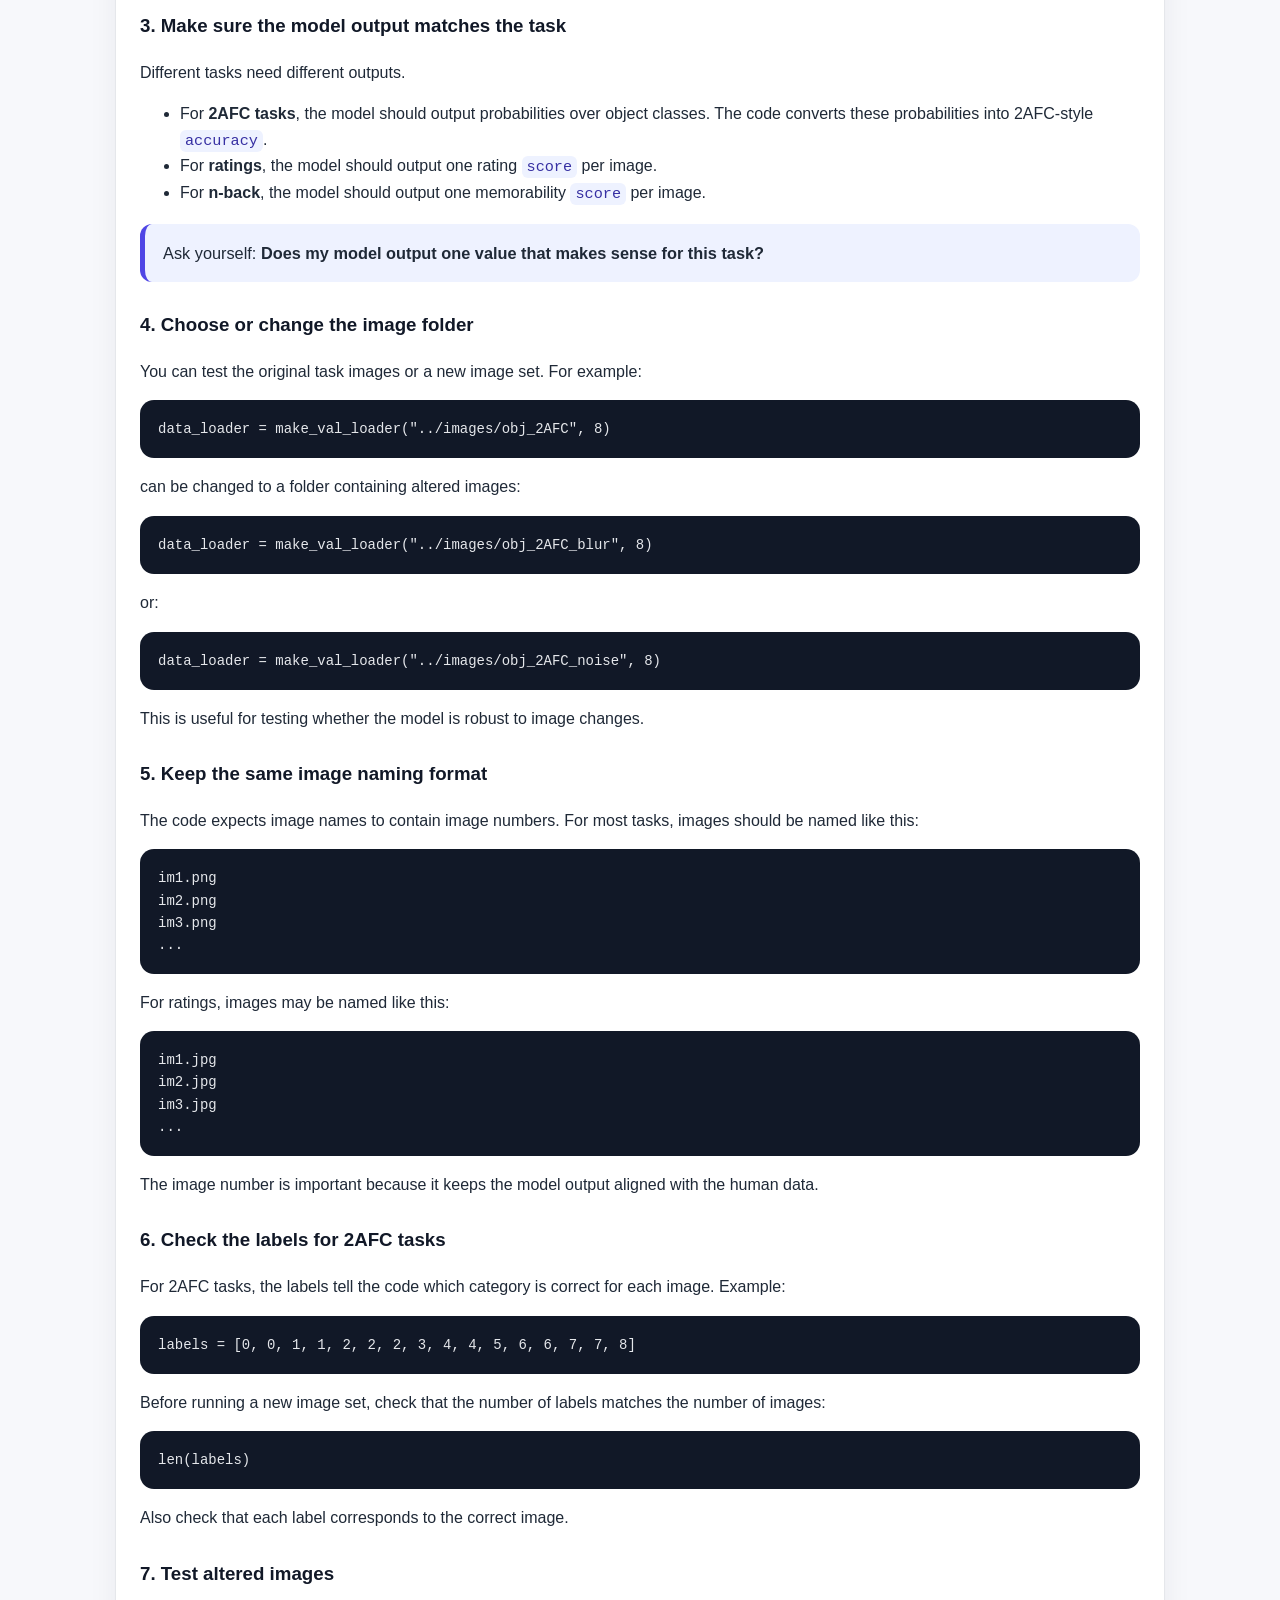
<file: anns/tutorial.html>
<!DOCTYPE html>
<html lang="en">
<head>
  <meta charset="UTF-8" />
  <meta name="viewport" content="width=device-width, initial-scale=1.0" />
  <title>ANN Tutorial | Testing Models Like Subjects</title>
  <style>
    :root {
      --bg: #f7f8fb;
      --panel: #ffffff;
      --ink: #1f2937;
      --muted: #5b6472;
      --accent: #4f46e5;
      --accent-soft: #eef2ff;
      --good-soft: #ecfdf5;
      --good: #10b981;
      --warn-soft: #fff7ed;
      --warn: #f97316;
      --border: #e5e7eb;
      --code-bg: #111827;
      --code-ink: #e5e7eb;
    }

    * { box-sizing: border-box; }

    body {
      margin: 0;
      font-family: -apple-system, BlinkMacSystemFont, "Segoe UI", Roboto, Helvetica, Arial, sans-serif;
      background: var(--bg);
      color: var(--ink);
      line-height: 1.6;
    }

    header {
      background: linear-gradient(135deg, #4338ca, #7c3aed);
      color: white;
      padding: 56px 24px;
      text-align: center;
    }

    header h1 {
      margin: 0 0 12px;
      font-size: clamp(2rem, 4vw, 3.2rem);
      line-height: 1.1;
    }

    header p {
      max-width: 900px;
      margin: 0 auto;
      font-size: 1.1rem;
      opacity: 0.95;
    }

    main {
      width: min(1050px, calc(100% - 32px));
      margin: 32px auto 64px;
    }

    nav, section {
      background: var(--panel);
      border: 1px solid var(--border);
      border-radius: 18px;
      padding: 24px;
      margin: 24px 0;
      box-shadow: 0 10px 30px rgba(31, 41, 55, 0.06);
    }

    nav strong {
      display: block;
      margin-bottom: 8px;
    }

    nav a {
      display: inline-block;
      color: var(--accent);
      text-decoration: none;
      margin: 4px 14px 4px 0;
      font-weight: 600;
    }

    h2 {
      margin-top: 0;
      color: #111827;
      font-size: 1.75rem;
    }

    h3 {
      color: #111827;
      margin-top: 28px;
    }

    .callout {
      background: var(--accent-soft);
      border-left: 5px solid var(--accent);
      padding: 16px 18px;
      border-radius: 12px;
      margin: 18px 0;
      font-size: 1.02rem;
    }

    .success {
      background: var(--good-soft);
      border-left: 5px solid var(--good);
      padding: 16px 18px;
      border-radius: 12px;
      margin: 18px 0;
    }

    .warning {
      background: var(--warn-soft);
      border-left: 5px solid var(--warn);
      padding: 16px 18px;
      border-radius: 12px;
      margin: 18px 0;
    }

    .flow {
      display: flex;
      flex-wrap: wrap;
      gap: 10px;
      align-items: center;
      margin: 18px 0;
    }

    .step {
      background: #eef2ff;
      color: #312e81;
      padding: 10px 14px;
      border-radius: 999px;
      font-weight: 700;
    }

    .arrow {
      color: var(--muted);
      font-weight: bold;
    }

    .grid {
      display: grid;
      grid-template-columns: repeat(auto-fit, minmax(240px, 1fr));
      gap: 16px;
      margin: 18px 0;
    }

    .card {
      border: 1px solid var(--border);
      border-radius: 16px;
      padding: 18px;
      background: #fbfbff;
    }

    .card h3 {
      margin-top: 0;
      margin-bottom: 8px;
    }

    code {
      font-family: ui-monospace, SFMono-Regular, Menlo, Consolas, "Liberation Mono", monospace;
      background: #eef2ff;
      color: #3730a3;
      padding: 2px 5px;
      border-radius: 6px;
      font-size: 0.95em;
    }

    pre {
      background: var(--code-bg);
      color: var(--code-ink);
      padding: 18px;
      border-radius: 14px;
      overflow-x: auto;
      font-size: 0.92rem;
      line-height: 1.5;
    }

    pre code {
      background: transparent;
      color: inherit;
      padding: 0;
    }

    table {
      width: 100%;
      border-collapse: collapse;
      margin: 16px 0;
      overflow: hidden;
      border-radius: 12px;
    }

    th, td {
      border: 1px solid var(--border);
      padding: 12px;
      text-align: left;
      vertical-align: top;
    }

    th {
      background: #f3f4f6;
    }

    footer {
      color: var(--muted);
      text-align: center;
      padding: 24px;
    }
  </style>
  <link rel="stylesheet" href="../assets/cvr-embed.css">
  <script defer src="../assets/cvr-pages.js"></script>
</head>

<body>
  <header>
    <h1>Testing Models Like Human Subjects</h1>
    <p>
      We already tested human participants on psychophysics tasks.
      Now we test artificial neural networks on the same task images and ask:
      do the models behave like human subjects?
    </p>
  </header>

  <main>
    <section class="cvr-launchpad" data-cvr-launchpad="true">
      <div class="cvr-launch-head">
        <div><span class="cvr-tag">CVR Summer School 2026</span><h2>ANN notebooks</h2><p class="cvr-muted">Use these launch buttons to open the original notebooks in Google Colab. The tutorial content below is the original version. For each demo, make a copy of these original files to your Drive.</p></div>
        <a class="cvr-button" href="../index.html">← Back to tutorial hub</a>
      </div>
      <div class="cvr-launch-grid">
        <div class="cvr-launch-card"><strong>AlexNet demo</strong><code>anns/AlexNet_demo.ipynb</code><div><a class="cvr-button cvr-colab" data-colab-path="anns/AlexNet_demo.ipynb">Open in Colab</a></div></div>
        <div class="cvr-launch-card"><strong>Facial emotion</strong><code>anns/Facial_emotion.ipynb</code><div><a class="cvr-button cvr-colab" data-colab-path="anns/Facial_emotion.ipynb">Open in Colab</a></div></div>
        <div class="cvr-launch-card"><strong>Object 2AFC</strong><code>anns/obj_2afc.ipynb</code><div><a class="cvr-button cvr-colab" data-colab-path="anns/obj_2afc.ipynb">Open in Colab</a></div></div>
        <div class="cvr-launch-card"><strong>Drawing 2AFC</strong><code>anns/draw_2afc.ipynb</code><div><a class="cvr-button cvr-colab" data-colab-path="anns/draw_2afc.ipynb">Open in Colab</a></div></div>
        <div class="cvr-launch-card"><strong>Ratings</strong><code>anns/ratings.ipynb</code><div><a class="cvr-button cvr-colab" data-colab-path="anns/ratings.ipynb">Open in Colab</a></div></div>
        <div class="cvr-launch-card"><strong>N-back</strong><code>anns/n_back.ipynb</code><div><a class="cvr-button cvr-colab" data-colab-path="anns/n_back.ipynb">Open in Colab</a></div></div>
        <div class="cvr-launch-card"><strong>Human vs ANN comparison</strong><code>compare_humans_vs_anns.ipynb</code><div><a class="cvr-button cvr-colab" data-colab-path="compare_humans_vs_anns.ipynb">Open in Colab</a></div></div>
      </div>
    </section>

    <nav>
      <strong>Sections</strong>
      <a href="#goal">Goal</a>
      <a href="#big-picture">Big picture</a>
      <a href="#demo">Demo notebooks</a>
      <a href="#files">Task notebooks</a>
      <a href="#shared-code">Shared code</a>
      <a href="#two-afc">2AFC notebooks</a>
      <a href="#ratings">Ratings notebook</a>
      <a href="#nback">N-back notebook</a>
      <a href="#outputs">Outputs</a>
      <a href="#validation">Validation</a>
      <a href="#summary">Summary</a>
    </nav>

    <section id="goal">
      <h2>1. Goal of this tutorial</h2>

      <p>
        This tutorial explains how to make the models perform the same task as humans.
        The main idea is very simple:
      </p>

      <div class="flow">
        <span class="step">Humans did a task</span>
        <span class="arrow">→</span>
        <span class="step">Models do the same task</span>
        <span class="arrow">→</span>
        <span class="step">We compare them</span>
      </div>

      <p>
        In the psychophysics experiments, a human participant saw images and gave responses. 
        In the ANN notebooks, a model will see the same images and perform the same task as the human participants, producing the similar kind of responses. We call this the "model output".
      </p>

      <div class="callout">
        <strong>Big idea:</strong> we treat the model like any other human subject.
        If the model captures relevant functions used by the human brain, it is probably a good approximation of the behavioural measurement, and in turn produces similar answers to the humans (for example, finding some images easier than others to judge and making mistakes for similar images). This allows us to gain insights into the underlying computations used by the human visual system.
      </div>
    </section>

    <section id="big-picture">
      <h2>2. What does it mean to "treat a model as a human subject"?</h2>

      <p>
        A human subject sees an image and produces a response.
        A model also receives an image and produces an output.
        The code makes these two things comparable.
      </p>

      <div class="flow">
        <span class="step">Image</span>
        <span class="arrow">→</span>
        <span class="step">Human</span>
        <span class="arrow">→</span>
        <span class="step">Human response</span>
      </div>

      <div class="flow">
        <span class="step">Image</span>
        <span class="arrow">→</span>
        <span class="step">Model</span>
        <span class="arrow">→</span>
        <span class="step">Model output</span>
      </div>

      <p>
        The model output depends on the task.
        In a recognition task, the model may output probabilities for object categories.
        In a rating task, the model outputs a score.
        In an n-back task, the model outputs a memorability score for each image.
      </p>

      <div class="warning">
        <strong>Important:</strong> the model does not literally press keys or move a mouse.
        Instead, the notebook converts the model's prediction into a value that can be compared
        with the human data.
      </div>
    </section>


    <section id="demo">
      <h2>3. Demo notebooks</h2>

      <p>
        Before running model experiments with "task-matched" notebooks, we will learn what happens in these experiments using demo notebooks. 
        These demo notebooks are simpler than the task-matched notebooks, and they show how to load a pretrained model, how give it one image, and how read the model prediction.
      </p>

      <div class="callout">
        <strong>Important distinction:</strong>
        the demo notebooks test models on the kind of task they were originally trained for.
        The task-matched notebooks test models in the same format as the human experiments.
      </div>

      <h3>Why do we include demo notebooks?</h3>

      <p>
        The demo notebooks are useful because they introduce the basic model workflow:
      </p>

      <ul>
        <li>load a pretrained model,</li>
        <li>prepare an image so the model can read it,</li>
        <li>run the image through the model,</li>
        <li>look at the model prediction.</li>
      </ul>

      <table>
        <thead>
          <tr>
            <th>Notebook</th>
            <th>What the model was trained to do</th>
            <th>What goes in</th>
            <th>What comes out</th>
          </tr>
        </thead>
        <tbody>
          <tr>
            <td><code>AlexNet_demo.ipynb</code></td>
            <td>
              AlexNet was trained for image classification.
              It learns to look at an image and predict what object category is present.
            </td>
            <td>
              One image.
            </td>
            <td>
              A list of predicted object labels, usually ordered from most likely to least likely.
            </td>
          </tr>
          <tr>
            <td><code>Facial_emotion.ipynb</code></td>
            <td>
              The facial emotion model was trained to classify facial expressions.
              It learns to look at a face and predict an emotion label.
            </td>
            <td>
              One face image.
            </td>
            <td>
              A list of predicted emotion labels and confidence scores.
            </td>
          </tr>
        </tbody>
      </table>

      <h3>AlexNet demo</h3>

      <p>
        In the AlexNet demo, the notebook loads a pretrained image-classification model,
        prepares one image, runs the image through the model, and produces the 5 most likely object categories.
      </p>

      <div class="flow">
        <span class="step">One image</span>
        <span class="arrow">→</span>
        <span class="step">AlexNet</span>
        <span class="arrow">→</span>
        <span class="step">Object label predictions</span>
      </div>

      <p>
        The output is not a human 2AFC response yet.
        It is simply the model saying which object categories it thinks are most likely.
      </p>

      <pre><code class="language-python">model = models.alexnet(pretrained=True)
model.eval()

with torch.no_grad():
    output = model(input_image)

_, indices = torch.topk(output, 5)</code></pre>

      <p>
        In simple terms, this asks:
        <strong>What object does the pretrained model think is in this image?</strong>
      </p>

      <h3>Facial emotion demo</h3>

      <p>
        In the facial emotion demo, a pretrained face-expression model is used.
        The notebook gives the model one face image and produces the most likely emotion label.
      </p>

      <div class="flow">
        <span class="step">One face image</span>
        <span class="arrow">→</span>
        <span class="step">Facial emotion model</span>
        <span class="arrow">→</span>
        <span class="step">Emotion labels + scores</span>
      </div>

      <pre><code class="language-python">clf = pipeline(
    "image-classification",
    model="trpakov/vit-face-expression"
)

results = clf(img)</code></pre>

      <p>
        In simple terms, this asks:
        <strong>What emotion does the pretrained model think this face shows?</strong>
      </p>

      <p>
        After understanding this basic idea, the task-matched notebooks extend the same logic
        to the full psychophysics tasks.
      </p>

      <div class="success">
        <strong>Demo notebook output:</strong>
        demo notebooks do not save the main human-comparison CSV files.
        They mainly show predictions for one example image.
      </div>
    </section>

    <section id="files">
      <h2>4. Task-matched notebook guide</h2>

      <table>
        <thead>
          <tr>
            <th>Notebook</th>
            <th>Human task</th>
            <th>What the model does</th>
            <th>Output file</th>
          </tr>
        </thead>
        <tbody>
          <tr>
            <td><code>obj_2afc.ipynb</code></td>
            <td>
              Object 2AFC: humans choose the correct object from two options.
            </td>
            <td>
              A recognition model predicts object probabilities.
              The code converts those probabilities into 2AFC-style image accuracy.
            </td>
            <td><code>results/obj_2afc.csv</code></td>
          </tr>
          <tr>
            <td><code>draw_2afc.ipynb</code></td>
            <td>
              Drawing 2AFC: humans choose the correct object from two options,
              but the image is a drawing or sketch.
            </td>
            <td>
              The same recognition model is tested on drawings.
              The code again converts probabilities into 2AFC-style image accuracy.
            </td>
            <td><code>results/draw_2afc.csv</code></td>
          </tr>
          <tr>
            <td><code>ratings.ipynb</code></td>
            <td>
              Ratings: humans rate face images.
            </td>
            <td>
              A face-rating model predicts one score for each face image.
            </td>
            <td><code>results/ratings.csv</code></td>
          </tr>
          <tr>
            <td><code>n_back.ipynb</code></td>
            <td>
              N-back: humans perform a memory-related task with images.
            </td>
            <td>
              A memorability model predicts one memorability score for each image.
            </td>
            <td><code>results/n_back.csv</code></td>
          </tr>
        </tbody>
      </table>

      <div class="success">
        All notebooks save a simple CSV table with one row per image.
        This makes it easy to compare model outputs with human behavior image by image.
      </div>
    </section>

    <section id="shared-code">
      <h2>5. Shared code: loading images in the right order</h2>

      <p>
        The file <code>utils.py</code> contains helper code used by the notebooks.
        This keeps the notebooks shorter and easier to read.
      </p>

      <h3>Sorting images</h3>

      <p>
        Images are named like this:
      </p>

      <pre><code>im1.png
im2.png
im3.png
...</code></pre>

      <p>
        For face ratings, the images are <code>.jpg</code> files:
      </p>

      <pre><code>im1.jpg
im2.jpg
im3.jpg
...</code></pre>

      <p>
        The helper function <code>sort_images</code> extracts the number from each file name
        and sorts the images in numerical order.
      </p>

      <pre><code class="language-python">def sort_images(x):
    xs = []
    for im in x:
        t = int(os.path.splitext(os.path.basename(im))[0].replace("im", ""))
        xs.append(t)
    return list(sorted(xs))</code></pre>

      <p>
        This matters because we need the model result for <code>im12.png</code>
        to line up with the human result for <code>im12.png</code>.
      </p>

      <h3>Preparing images for recognition models</h3>

      <p>
        The recognition model needs images to be resized and normalized before it can use them.
        The helper code resizes images to <code>224 × 224</code> and applies the same normalization
        expected by common image models.
      </p>

      <pre><code class="language-python">im_transforms = transforms.Compose([
    transforms.Resize((224, 224)),
    transforms.Lambda(lambda x: (x / 255.0)),
    transforms.Normalize(
        mean=[0.485, 0.456, 0.406],
        std=[0.229, 0.224, 0.225]
    ),
])</code></pre>

      <p>
        The helper function <code>make_val_loader</code> loads all task images,
        applies these transformations, stacks them into one tensor, and creates a
        <code>DataLoader</code>.
      </p>

      <div class="callout">
        <strong>Simple version:</strong> the helper code makes sure images are loaded,
        sorted, resized, normalized, and ready for the model.
      </div>
    </section>

    <section id="two-afc">
      <h2>6. Object and drawing 2AFC notebooks</h2>

      <p>
        The notebooks <code>obj_2afc.ipynb</code> and <code>draw_2afc.ipynb</code>
        use the same logic. The difference is the image folder:
      </p>

      <ul>
        <li><code>obj_2afc.ipynb</code> uses <code>../images/obj_2AFC</code></li>
        <li><code>draw_2afc.ipynb</code> uses <code>../images/draw_2AFC</code></li>
      </ul>

      <h3>What is a 2AFC task?</h3>

      <p>
        2AFC means <strong>two-alternative forced choice</strong>.
        The participant chooses between two possible answers.
      </p>

      <p>
        For example:
      </p>

      <div class="flow">
        <span class="step">Image of a bear</span>
        <span class="arrow">→</span>
        <span class="step">Choice: bear or dog?</span>
        <span class="arrow">→</span>
        <span class="step">Correct answer: bear</span>
      </div>

      <p>
        The model does not choose by clicking a button.
        Instead, it gives a probability for each object class.
        The code uses these probabilities to ask which option the model would prefer.
      </p>

      <h3>Model used in both 2AFC notebooks</h3>

      <p>
        The notebooks currently load <code>AlexNet</code>.
        AlexNet starts as a pretrained image-classification model.
        Then the final layer is changed so the model predicts 10 task categories.
        Finally, fine-tuned weights are loaded from <code>checkpoints/alexnet_fine_tuned.pth</code>.
      </p>

      <pre><code class="language-python">model = models.alexnet(pretrained=True)
weights = torch.load("checkpoints/alexnet_fine_tuned.pth")

model.classifier[6] = nn.Linear(model.classifier[6].in_features, 10)
model.load_state_dict(weights)
model.eval()</code></pre>

      <p>
        The notebooks also include commented code for other possible models,
        such as <code>ResNet50</code> and <code>ConvNeXt</code>.
      </p>

      <h3>Step 1: Load task images and labels</h3>

      <p>
        For object 2AFC:
      </p>

      <pre><code class="language-python">data_loader = make_val_loader("../images/obj_2AFC", 8)

labels = [0, 0, 1, 1, 2, 2, 2, 3, 4, 4, 5, 6, 6, 7, 7, 8]</code></pre>

      <p>
        For drawing 2AFC:
      </p>

      <pre><code class="language-python">data_loader = make_val_loader("../images/draw_2AFC", 4)

labels = [0, 1, 4, 5]</code></pre>

      <p>
        The labels tell the code which object category is correct for each image.
        The labels used in these tasks are defined in the metadata README:
      <a href="https://vital-kolab.github.io/cvr_summer_school-2026/psychophysics/examples_metadata_files/README_metadata_tests.md" target="_blank">
        README_metadata_tests.md
      </a>.
      </p>

      <h3>Step 2: Get model probabilities</h3>

      <p>
        The model is run on every image.
        Its output is in the form of probabilities per object category class.
      </p>

      <pre><code class="language-python">probabilities = []

with torch.no_grad():
    for inputs in data_loader:
        inputs = inputs[0]
        output = model(inputs)
        output = torch.nn.functional.softmax(output, dim=-1)
        probabilities.append(output.detach().cpu().numpy())

probabilities = np.concatenate(probabilities, axis=0)</code></pre>

      <p>
        After this step, each image has 10 probabilities:
        one probability for each possible object category.
      </p>

      <h3>Step 3: Check normal classification accuracy</h3>

      <p>
        The notebook first checks the usual model accuracy.
        This asks whether the model's highest-probability category is the correct category.
      </p>

      <pre><code class="language-python">preds = np.argmax(probabilities, axis=1)
(preds == labels).mean()</code></pre>

      <p>
        This is useful, but it is not exactly the human 2AFC task.
        Humans choose between two options, not all 10 categories at once.
      </p>

      <h3>Step 4: Convert probabilities into 2AFC-like accuracy</h3>

      <p>
        This is the key step. The code compares the model probability for the correct answer
        with the probability for each possible wrong answer.
      </p>

      <p>
        For each image, the model checks how likely it would have chosen the correct category label compared to picking one of the wrong category labels:
      </p>

      <pre><code class="language-python">score =
    probability_correct_category /
    (probability_correct_category + probability_wrong_category)</code></pre>

      <p>
        This gives a model 2AFC score.
        If the model gives more probability to the correct answer than to the wrong answer,
        the score is high. If it gives more probability to the wrong answer, the score is low.
        The score is computed across all possible distractors and averaged to produce a single score per image (called image_scores below).
      </p>

      <pre><code class="language-python">image_scores, model_choices = create_image_level_accuracies(
    probabilities,
    labels=labels
)</code></pre>

      <p>
        The output <code>image_scores</code> gives one 2AFC-style accuracy score per image.
        The output <code>model_choices</code> is a matrix showing the model's score for each image
        against each possible choice category.
      </p>

      <div class="success">
        <strong>Model output for 2AFC:</strong>
        the final model output saved to the CSV is <code>accuracy</code>,
        one value per image.
      </div>

      <h3>Step 5: Save results</h3>

      <p>
        Object 2AFC saves:
      </p>

      <pre><code class="language-python">df = pd.DataFrame({
    "image_name": images,
    "image_index": indices,
    "accuracy": image_scores
})

df.to_csv("results/obj_2afc.csv", index=False)</code></pre>

      <p>
        Drawing 2AFC saves the same kind of table:
      </p>

      <pre><code class="language-python">df.to_csv("results/draw_2afc.csv", index=False)</code></pre>
    </section>

    <section id="ratings">
      <h2>7. Ratings notebook</h2>

      <p>
        The notebook <code>ratings.ipynb</code> tests a face-rating model on the images
        from the ratings task.
      </p>

      <h3>What goes in?</h3>

      <p>
        The notebook reads face images from:
      </p>

      <pre><code>../images/ratings/</code></pre>

      <p>
        These files are <code>.jpg</code> images.
      </p>

      <pre><code class="language-python">indices = sort_images(os.listdir("../images/ratings/"))

image_path = f"../images/ratings/im{indices[img_idx]}.jpg"</code></pre>

      <h3>What model is used?</h3>

      <p>
        The notebook uses the ComboNet model, a model to judge facial aesthetics, which we will find and download from GitHub first.
        The model weights are loaded from:
      </p>

      <pre><code>checkpoints/ComboNet_SCUTFBP5500.pth</code></pre>

      <pre><code class="language-python">fbp = FacialPredictor(
    pretrained_model_path="checkpoints/ComboNet_SCUTFBP5500.pth"
)</code></pre>

      <h3>What does the model output?</h3>

      <p>
        For each face image, the model outputs one numerical rating score (between 1 and 5, where 1 = lowest "aesthetics" score and 5 = highest "aesthetics" score).
      </p>

      <pre><code class="language-python">ratings = []

for img_idx in range(len(indices)):
    image_path = f"../images/ratings/im{indices[img_idx]}.jpg"
    rating = fbp.infer(image_path)
    ratings.append(rating)</code></pre>

      <p>
        The function <code>fbp.infer</code> loads one image, prepares it for the model,
        runs the model, and returns one number.
      </p>

      <div class="success">
        <strong>Model output for ratings:</strong>
        the final model output saved to the CSV is <code>score</code>,
        one rating score per image.
      </div>

      <h3>What gets saved?</h3>

      <pre><code class="language-python">df = pd.DataFrame({
    "image_name": images,
    "image_index": indices,
    "score": np.array(ratings)
})

df.to_csv("results/ratings.csv", index=False)</code></pre>
    </section>

    <section id="nback">
      <h2>8. N-back notebook</h2>

      <p>
        The notebook <code>n_back.ipynb</code> tests a memorability model on the images
        used in the n-back task.
      </p>

      <h3>What goes in?</h3>

      <p>
        The notebook reads images from:
      </p>

      <pre><code>../images/n_back/</code></pre>

      <p>
        These files are <code>.png</code> images.
      </p>

      <pre><code class="language-python">indices = sort_images(os.listdir("../images/n_back/"))

image_path = f"../images/n_back/im{indices[img_idx]}.png"</code></pre>

      <h3>What model is used?</h3>

      <p>
        The notebook uses <code>ViTMem</code>, a model that predicts image memorability.
      </p>

      <pre><code class="language-python">from vitmem import ViTMem

vitmem = ViTMem()</code></pre>

      <h3>What does the model output?</h3>

      <p>
        For each image, the model outputs one memorability score.
        This score can be compared with behavior from the memory-related task.
      </p>

      <pre><code class="language-python">scores_vitmem = []

for img_idx in range(len(indices)):
    image_path = f"../images/n_back/im{indices[img_idx]}.png"
    memorability = vitmem(image_path)
    scores_vitmem.append(memorability)</code></pre>

      <div class="success">
        <strong>Model output for n-back:</strong>
        the final model output saved to the CSV is <code>score</code>,
        one memorability score per image.
      </div>

      <h3>What gets saved?</h3>

      <pre><code class="language-python">df = pd.DataFrame({
    "image_name": images,
    "image_index": indices,
    "score": np.array(scores_vitmem)
})

df.to_csv("results/n_back.csv", index=False)</code></pre>
    </section>

    <section id="outputs">
      <h2>9. Output files</h2>

      <p>
        Every simplified notebook saves one CSV file.
        Each row corresponds to one image.
      </p>

      <table>
        <thead>
          <tr>
            <th>Notebook</th>
            <th>Output CSV</th>
            <th>Columns</th>
            <th>Meaning of model output</th>
          </tr>
        </thead>
        <tbody>
          <tr>
            <td><code>obj_2afc.ipynb</code></td>
            <td><code>results/obj_2afc.csv</code></td>
            <td><code>image_name</code>, <code>image_index</code>, <code>accuracy</code></td>
            <td>
              2AFC-style object recognition accuracy for each object image.
            </td>
          </tr>
          <tr>
            <td><code>draw_2afc.ipynb</code></td>
            <td><code>results/draw_2afc.csv</code></td>
            <td><code>image_name</code>, <code>image_index</code>, <code>accuracy</code></td>
            <td>
              2AFC-style object recognition accuracy for each drawing image.
            </td>
          </tr>
          <tr>
            <td><code>ratings.ipynb</code></td>
            <td><code>results/ratings.csv</code></td>
            <td><code>image_name</code>, <code>image_index</code>, <code>score</code></td>
            <td>
              Predicted face rating score for each image.
            </td>
          </tr>
          <tr>
            <td><code>n_back.ipynb</code></td>
            <td><code>results/n_back.csv</code></td>
            <td><code>image_name</code>, <code>image_index</code>, <code>score</code></td>
            <td>
              Predicted memorability score for each image.
            </td>
          </tr>
        </tbody>
      </table>

      <div class="callout">
        <strong>Most important columns:</strong>
        <code>image_name</code> and <code>image_index</code>.
        These keep the link between each image, the model output, and the human data.
      </div>
    </section>

    <section id="summary">
      <h2>10. Summary</h2>

      <ul>
        <li>The goal is to test models like subjects.</li>
        <li>Each notebook loads the task images.</li>
        <li>The images are sorted so the model output stays linked to the correct image.</li>
        <li>The model produces one output per image.</li>
        <li>For <code>obj_2afc.ipynb</code>, the output is <code>accuracy</code>.</li>
        <li>For <code>draw_2afc.ipynb</code>, the output is <code>accuracy</code>.</li>
        <li>For <code>ratings.ipynb</code>, the output is <code>score</code>.</li>
        <li>For <code>n_back.ipynb</code>, the output is <code>score</code>.</li>
        <li>Each notebook saves a CSV file with <code>image_name</code> and <code>image_index</code>.</li>
        <li>Those columns allow model behavior and human behavior to be compared image by image.</li>
      </ul>

      <div class="callout">
        <strong>Main takeaway:</strong> the point is not only to test whether the model performs well.
        The point is to test whether the model behaves like a human subject on the same task,
        and to find where that model-human similarity breaks down.
      </div>
    </section>


    <section id="checklist">
      <h2>11. Student checklist</h2>

      <p>
        Use this checklist when you want to test a model like a subject.
        You can change the model, change the image set, or test altered images.
        The important thing is to keep the task structure and output format clear.
      </p>

      <h3>1. Choose the task</h3>

      <p>
        Start by choosing the notebook that matches the task you want to test.
      </p>

      <table>
        <thead>
          <tr>
            <th>Task</th>
            <th>Notebook</th>
            <th>Model output</th>
          </tr>
        </thead>
        <tbody>
          <tr>
            <td>Object 2AFC</td>
            <td><code>obj_2afc.ipynb</code></td>
            <td><code>accuracy</code></td>
          </tr>
          <tr>
            <td>Drawing 2AFC</td>
            <td><code>draw_2afc.ipynb</code></td>
            <td><code>accuracy</code></td>
          </tr>
          <tr>
            <td>Ratings</td>
            <td><code>ratings.ipynb</code></td>
            <td><code>score</code></td>
          </tr>
          <tr>
            <td>N-back / memorability</td>
            <td><code>n_back.ipynb</code></td>
            <td><code>score</code></td>
          </tr>
        </tbody>
      </table>

      <h3>2. Choose or change the model</h3>

      <p>
        You can test different models.
        For example, in the 2AFC notebooks, the model currently uses AlexNet:
      </p>

      <pre><code class="language-python">model = models.alexnet(pretrained=True)</code></pre>

      <p>
        Students can replace it with another model, such as ResNet50:
      </p>

      <pre><code class="language-python">model = models.resnet50(pretrained=True)</code></pre>

      <p>
        Or they can test another architecture, such as ConvNeXt:
      </p>

      <pre><code class="language-python">model = timm.create_model("convnext_base", pretrained=True)</code></pre>

      <p>
        After changing the model, make sure the model is in evaluation mode:
      </p>

      <pre><code class="language-python">model.eval()</code></pre>

      <div class="warning">
        <strong>Check carefully:</strong>
        if you change the model, the output layer may also need to be adjusted so the model
        predicts the correct number of task categories.
      </div>

      <h3>3. Make sure the model output matches the task</h3>

      <p>
        Different tasks need different outputs.
      </p>

      <ul>
        <li>
          For <strong>2AFC tasks</strong>, the model should output probabilities over object classes.
          The code converts these probabilities into 2AFC-style <code>accuracy</code>.
        </li>
        <li>
          For <strong>ratings</strong>, the model should output one rating <code>score</code> per image.
        </li>
        <li>
          For <strong>n-back</strong>, the model should output one memorability
          <code>score</code> per image.
        </li>
      </ul>

      <div class="callout">
        Ask yourself: <strong>Does my model output one value that makes sense for this task?</strong>
      </div>

      <h3>4. Choose or change the image folder</h3>

      <p>
        You can test the original task images or a new image set.
        For example:
      </p>

      <pre><code class="language-python">data_loader = make_val_loader("../images/obj_2AFC", 8)</code></pre>

      <p>
        can be changed to a folder containing altered images:
      </p>

      <pre><code class="language-python">data_loader = make_val_loader("../images/obj_2AFC_blur", 8)</code></pre>

      <p>
        or:
      </p>

      <pre><code class="language-python">data_loader = make_val_loader("../images/obj_2AFC_noise", 8)</code></pre>

      <p>
        This is useful for testing whether the model is robust to image changes.
      </p>

      <h3>5. Keep the same image naming format</h3>

      <p>
        The code expects image names to contain image numbers.
        For most tasks, images should be named like this:
      </p>

      <pre><code>im1.png
im2.png
im3.png
...</code></pre>

      <p>
        For ratings, images may be named like this:
      </p>

      <pre><code>im1.jpg
im2.jpg
im3.jpg
...</code></pre>

      <p>
        The image number is important because it keeps the model output aligned with the human data.
      </p>

      <h3>6. Check the labels for 2AFC tasks</h3>

      <p>
        For 2AFC tasks, the labels tell the code which category is correct for each image.
        Example:
      </p>

      <pre><code class="language-python">labels = [0, 0, 1, 1, 2, 2, 2, 3, 4, 4, 5, 6, 6, 7, 7, 8]</code></pre>

      <p>
        Before running a new image set, check that the number of labels matches the number of images:
      </p>

      <pre><code class="language-python">len(labels)</code></pre>

      <p>
        Also check that each label corresponds to the correct image.
      </p>

      <h3>7. Test altered images</h3>

      <p>
        You can create altered versions of the images and test the model again.
        Examples include:
      </p>

      <ul>
        <li>blurred images,</li>
        <li>noisy images,</li>
        <li>low-contrast images,</li>
        <li>cropped images,</li>
        <li>rotated images,</li>
        <li>grayscale images.</li>
      </ul>

      <div class="callout">
        Scientific question:
        <strong>Does the model still behave like humans when the images are altered?</strong>
      </div>

      <h3>8. Run the notebook from top to bottom</h3>

      <p>
        After changing the model or images, run all cells from the beginning.
        Then check that the notebook produced one output per image.
      </p>

      <p>
        For 2AFC tasks:
      </p>

      <pre><code class="language-python">len(image_scores)</code></pre>

      <p>
        For ratings:
      </p>

      <pre><code class="language-python">len(ratings)</code></pre>

      <p>
        For n-back:
      </p>

      <pre><code class="language-python">len(scores_vitmem)</code></pre>

      <h3>9. Save results with a clear file name</h3>

      <p>
        Avoid overwriting previous results.
        Instead of always saving:
      </p>

      <pre><code class="language-python">df.to_csv("results/obj_2afc.csv", index=False)</code></pre>

      <p>
        use a more specific file name:
      </p>

      <pre><code class="language-python">df.to_csv("results/obj_2afc_alexnet_original.csv", index=False)</code></pre>

      <p>
        or:
      </p>

      <pre><code class="language-python">df.to_csv("results/obj_2afc_alexnet_blur.csv", index=False)</code></pre>

      <p>
        Good file names include the task, model, and image condition.
      </p>

      <pre><code>obj_2afc_alexnet_original.csv
obj_2afc_resnet50_original.csv
obj_2afc_alexnet_blur.csv
draw_2afc_alexnet_noise.csv
ratings_combonet_original.csv
n_back_vitmem_contrast.csv</code></pre>

      <h3>10. Check the output CSV</h3>

      <p>
        Every output file should have one row per image.
      </p>

      <p>
        For 2AFC tasks:
      </p>

      <pre><code>image_name, image_index, accuracy</code></pre>

      <p>
        For ratings and n-back:
      </p>

      <pre><code>image_name, image_index, score</code></pre>

      <p>
        You can quickly check the table with:
      </p>

      <pre><code class="language-python">df.head()</code></pre>

      <h3>Final checklist before saving</h3>

      <div class="success">
        <p><code>[ ]</code> I chose the correct notebook.</p>
        <p><code>[ ]</code> I know what task the model is doing.</p>
        <p><code>[ ]</code> I know what the model output means.</p>
        <p><code>[ ]</code> I used the correct image folder.</p>
        <p><code>[ ]</code> My images are named correctly.</p>
        <p><code>[ ]</code> My labels match my images.</p>
        <p><code>[ ]</code> I changed the output CSV name if needed.</p>
        <p><code>[ ]</code> The CSV has one row per image.</p>
        <p><code>[ ]</code> The CSV keeps <code>image_name</code> and <code>image_index</code>.</p>
        <p><code>[ ]</code> I can compare the model output with human behavior.</p>
      </div>
    </section>

    <section id="validation">
      <h2>12. How do we validate the models?</h2>

      <p>
        After the notebooks save model outputs, we compare the model results with human behavior.
      </p>

      <h3>Question 1: Does the model do the task?</h3>

      <p>
        For 2AFC tasks, we check whether the model has high accuracy.
        For rating and n-back tasks, we check whether the model gives reasonable scores.
      </p>

      <h3>Question 2: Where does the model break?</h3>

      <p>
        The failures are important.
        If models fail on specific images, this tells us what the model
        does not capture about human behavior.
      </p>

      <h3>Question 3:</h3> 
      
      <p></p>
      When you manipulate the images, what do you expect will happen to task performance for humans and models? Will they perform the same or different? What can you conclude from this experiment if your hypothesis is confirmed?
      </p>

    </section>

    <section id="summary">
      <h2>13. Summary</h2>

      <ul>
        <li>The goal is to test models like subjects.</li>
        <li>Each notebook loads the task images.</li>
        <li>The images are sorted so the model output stays linked to the correct image.</li>
        <li>The model produces one output per image.</li>
        <li>For <code>obj_2afc.ipynb</code>, the output is <code>accuracy</code>.</li>
        <li>For <code>draw_2afc.ipynb</code>, the output is <code>accuracy</code>.</li>
        <li>For <code>ratings.ipynb</code>, the output is <code>score</code>.</li>
        <li>For <code>n_back.ipynb</code>, the output is <code>score</code>.</li>
        <li>Each notebook saves a CSV file with <code>image_name</code> and <code>image_index</code>.</li>
        <li>Those columns allow model behavior and human behavior to be compared image by image.</li>
      </ul>

      <div class="callout">
        <strong>Main takeaway 1:</strong> the point is not only to test whether the model performs well.
        The point is to test whether the model behaves like a human subject on the same task,
        and to find where that model-human similarity breaks down.
      </div>

      <div class="callout">
        <strong>Main takeaway 2:</strong> By using models that "act" similar to humans (i.e., they take the same inputs as humans and produce the same outputs), we can create falsifiable predictions for new images or tasks the model has not seen before.
      </div>
    </section>

  </main>

  <footer>
    Simplified ANN tutorial for the psychophysics task repository
  </footer>
<div class="cvr-floating-home"><a href="../index.html">Hub</a></div>
</body>
</html>
</file>
<file: assets/cvr-pages.css>
:root{
  --bg:#f5f7fb;--panel:#ffffff;--ink:#132238;--muted:#607089;--line:#dfe7f2;
  --blue:#2458e6;--blue2:#123b9a;--cyan:#0ea5e9;--violet:#7c3aed;--green:#0f766e;
  --soft-blue:#eaf1ff;--soft-violet:#f1ecff;--soft-green:#e8faf7;--soft-amber:#fff7e6;
  --shadow:0 18px 45px rgba(19,34,56,.10);--radius:22px;--mono:ui-monospace,SFMono-Regular,Menlo,Consolas,"Liberation Mono",monospace;
  --sans:Inter,ui-sans-serif,system-ui,-apple-system,BlinkMacSystemFont,"Segoe UI",Roboto,Helvetica,Arial,sans-serif;
}
*{box-sizing:border-box}html{scroll-behavior:smooth}body{margin:0;font-family:var(--sans);color:var(--ink);background:radial-gradient(circle at 7% 0%,rgba(36,88,230,.16),transparent 28rem),radial-gradient(circle at 95% 10%,rgba(124,58,237,.14),transparent 26rem),linear-gradient(180deg,#fff 0%,var(--bg) 42%,var(--bg) 100%);line-height:1.58}a{color:var(--blue2);text-decoration:none}a:hover{text-decoration:underline}.page{max-width:1180px;margin:0 auto;padding:26px 22px 70px}.topbar{display:flex;gap:14px;align-items:center;justify-content:space-between;padding:14px 0}.brand{display:flex;align-items:center;gap:12px;font-weight:900;letter-spacing:-.02em}.brand-mark{display:grid;place-items:center;width:42px;height:42px;border-radius:14px;background:linear-gradient(135deg,var(--blue),var(--violet));color:white;box-shadow:0 10px 24px rgba(36,88,230,.22)}.navlinks{display:flex;flex-wrap:wrap;gap:8px}.navlinks a,.button{display:inline-flex;align-items:center;justify-content:center;gap:8px;min-height:40px;padding:9px 13px;border-radius:12px;border:1px solid var(--line);background:rgba(255,255,255,.78);color:var(--ink);font-weight:800;box-shadow:0 5px 18px rgba(19,34,56,.05)}.navlinks a:hover,.button:hover{text-decoration:none;transform:translateY(-1px)}.button.primary{background:var(--blue);border-color:var(--blue);color:#fff}.button.dark{background:#132238;border-color:#132238;color:#fff}.button.colab{background:#fff7e6;border-color:#ffd88a;color:#7a4a00}.button.small{min-height:34px;padding:7px 10px;font-size:.86rem}.hero{display:grid;grid-template-columns:minmax(0,1.35fr) minmax(300px,.65fr);gap:24px;align-items:stretch;padding:36px 0 22px}.hero-card{padding:40px;border:1px solid var(--line);border-radius:32px;background:rgba(255,255,255,.78);box-shadow:var(--shadow);backdrop-filter:blur(10px)}.eyebrow{display:inline-flex;align-items:center;gap:8px;width:fit-content;padding:7px 12px;border-radius:999px;background:var(--soft-blue);color:var(--blue2);font-size:.86rem;font-weight:900;letter-spacing:.02em}.hero h1{margin:16px 0 12px;font-size:clamp(2.35rem,5vw,5.2rem);line-height:.98;letter-spacing:-.07em}.subtitle{margin:0;color:var(--muted);font-size:clamp(1.04rem,1.7vw,1.28rem);max-width:860px}.hero-actions{display:flex;flex-wrap:wrap;gap:12px;margin-top:22px}.status-card{padding:26px;border-radius:28px;border:1px solid var(--line);background:#fff;box-shadow:var(--shadow)}.stat{display:flex;align-items:start;gap:12px;padding:13px 0;border-bottom:1px solid var(--line)}.stat:last-child{border-bottom:0}.stat strong{display:block}.stat span{color:var(--muted);font-size:.92rem}.dot{width:14px;height:14px;border-radius:999px;background:linear-gradient(135deg,var(--cyan),var(--green));margin-top:5px;flex:0 0 auto}section{margin-top:34px}.section-head{display:flex;align-items:end;justify-content:space-between;gap:16px;margin-bottom:14px}h2{margin:0;font-size:clamp(1.55rem,2.4vw,2.35rem);letter-spacing:-.04em}h3{margin:0 0 8px;font-size:1.13rem}.muted{color:var(--muted)}.grid{display:grid;grid-template-columns:repeat(3,minmax(0,1fr));gap:16px}.grid.two{grid-template-columns:repeat(2,minmax(0,1fr))}.grid.four{grid-template-columns:repeat(4,minmax(0,1fr))}.card{background:var(--panel);border:1px solid var(--line);border-radius:var(--radius);padding:20px;box-shadow:0 12px 34px rgba(19,34,56,.07)}.tag{display:inline-flex;align-items:center;padding:5px 10px;border-radius:999px;background:var(--soft-blue);color:var(--blue2);font-size:.78rem;font-weight:900;margin-bottom:10px}.tag.green{background:var(--soft-green);color:var(--green)}.tag.violet{background:var(--soft-violet);color:#5b21b6}.tag.amber{background:var(--soft-amber);color:#8a5200}.links{display:grid;gap:8px;margin-top:12px}.pill{display:flex;align-items:center;justify-content:space-between;gap:10px;padding:10px 12px;border-radius:13px;background:#f9fbff;border:1px solid var(--line);font-family:var(--mono);font-size:.89rem;color:#24324c;overflow-wrap:anywhere}.pill:hover{background:var(--soft-blue);text-decoration:none}.split-pill{display:grid;grid-template-columns:minmax(0,1fr) auto;gap:8px;align-items:center}.path{font-family:var(--mono);font-size:.9rem}.table-wrap{overflow:auto;background:#fff;border:1px solid var(--line);border-radius:var(--radius);box-shadow:0 12px 34px rgba(19,34,56,.06)}table{width:100%;border-collapse:collapse;min-width:780px}th,td{padding:14px 15px;border-bottom:1px solid var(--line);text-align:left;vertical-align:top}th{font-size:.82rem;text-transform:uppercase;letter-spacing:.06em;color:#40506a;background:#f8fbff}td code{font-family:var(--mono);font-size:.88rem;background:#eef3ff;color:#143b91;padding:2px 6px;border-radius:7px}.workflow{display:grid;grid-template-columns:repeat(5,minmax(0,1fr));gap:12px;counter-reset:step}.step{position:relative;padding:18px 16px;background:#fff;border:1px solid var(--line);border-radius:18px;box-shadow:0 9px 24px rgba(19,34,56,.06);counter-increment:step}.step:before{content:counter(step);display:grid;place-items:center;width:30px;height:30px;border-radius:999px;background:var(--soft-blue);color:var(--blue2);font-weight:900;margin-bottom:10px}.callout{border:1px solid #b9d4ff;background:#eef5ff;border-radius:18px;padding:18px;color:#17376b}.repo-box{display:flex;gap:8px;align-items:center;flex-wrap:wrap}.repo-box input{flex:1 1 280px;padding:11px 12px;border-radius:12px;border:1px solid var(--line);font:inherit;font-family:var(--mono);background:#fff}.footer{margin-top:46px;padding-top:22px;border-top:1px solid var(--line);color:var(--muted);font-size:.94rem}.launchpad{margin:18px 0;padding:18px;border-radius:20px;border:1px solid var(--line);background:linear-gradient(180deg,#fff,#f8fbff);box-shadow:0 10px 30px rgba(19,34,56,.07)}.launchpad h2,.launchpad h3{margin-top:0}.launch-grid{display:grid;grid-template-columns:repeat(auto-fit,minmax(230px,1fr));gap:10px}.launch-card{display:grid;gap:8px;padding:14px;border-radius:16px;border:1px solid var(--line);background:#fff}.launch-card code{font-family:var(--mono);font-size:.86rem;overflow-wrap:anywhere}.floating-home{position:fixed;right:18px;bottom:18px;z-index:10}.floating-home a{display:inline-flex;align-items:center;gap:8px;padding:11px 14px;border-radius:999px;background:#132238;color:#fff;font-weight:900;box-shadow:0 12px 26px rgba(19,34,56,.24)}.floating-home a:hover{text-decoration:none;transform:translateY(-1px)}@media(max-width:900px){.hero{grid-template-columns:1fr}.grid,.grid.two,.grid.four,.workflow{grid-template-columns:1fr}.hero-card{padding:28px}.navlinks{justify-content:flex-start}.section-head{display:block}}@media(max-width:560px){.page{padding-inline:16px}.hero-card{padding:22px}.topbar{align-items:flex-start;flex-direction:column}.floating-home{display:none}}

.brand-logo {
  width: 55px;
  height: 55px;
  object-fit: contain;
  display: inline-block;
  vertical-align: middle;
  margin-right: 10px;
  border-radius: 0;
  background: transparent;
}

.video-card {
  overflow: hidden;
}
.guide-video {
  width: 100%;
  display: block;
  border-radius: 16px;
  border: 1px solid var(--line);
  background: #000;
  box-shadow: 0 12px 30px rgba(19,34,56,.10);
}

.brand-with-logos {
  display: inline-flex;
  align-items: center;
  gap: 12px;
}

.brand-logo {
  object-fit: contain;
  display: inline-block;
  background: transparent;
}

.cvr-logo {
  width: 42px;
  height: 42px;
}

.vista-logo {
  width: 118px;
  height: auto;
  max-height: 46px;
}

.brand-with-logos span {
  margin-left: 2px;
}
@media (max-width: 760px) {
  .vista-logo {
    width: 92px;
    max-height: 38px;
  }

  .brand-with-logos span {
    font-size: 0.95rem;
  }
}
</file>
<file: assets/cvr-embed.css>
.cvr-launchpad{margin:22px auto;padding:18px;border-radius:22px;border:1px solid #dfe7f2;background:linear-gradient(180deg,#fff,#f8fbff);box-shadow:0 14px 36px rgba(19,34,56,.14);color:#132238;max-width:1050px;font-family:Inter,ui-sans-serif,system-ui,-apple-system,BlinkMacSystemFont,"Segoe UI",Roboto,Helvetica,Arial,sans-serif}.cvr-launchpad *{box-sizing:border-box}.cvr-launchpad h2{margin:4px 0 6px;color:#132238;font-size:1.75rem;letter-spacing:-.03em}.cvr-launchpad p{margin:0 0 14px}.cvr-muted{color:#607089}.cvr-tag{display:inline-flex;align-items:center;padding:5px 10px;border-radius:999px;background:#eaf1ff;color:#123b9a;font-size:.78rem;font-weight:900;margin-bottom:8px}.cvr-launch-head{display:flex;align-items:flex-start;justify-content:space-between;gap:12px;flex-wrap:wrap}.cvr-launch-grid{display:grid;grid-template-columns:repeat(auto-fit,minmax(230px,1fr));gap:10px;margin-top:12px}.cvr-launch-card{display:grid;gap:8px;padding:14px;border-radius:16px;border:1px solid #dfe7f2;background:#fff;color:#132238}.cvr-launch-card code{font-family:ui-monospace,SFMono-Regular,Menlo,Consolas,"Liberation Mono",monospace;font-size:.86rem;overflow-wrap:anywhere;background:#eef3ff;color:#143b91;padding:2px 6px;border-radius:7px}.cvr-button{display:inline-flex;align-items:center;justify-content:center;gap:8px;min-height:34px;padding:7px 10px;border-radius:12px;border:1px solid #dfe7f2;background:#fff;color:#132238!important;font-weight:800;text-decoration:none!important;box-shadow:0 5px 18px rgba(19,34,56,.06);font-size:.88rem}.cvr-button:hover{transform:translateY(-1px)}.cvr-button.cvr-colab{background:#fff7e6;border-color:#ffd88a;color:#7a4a00!important}.cvr-floating-home{position:fixed;right:18px;bottom:18px;z-index:10}.cvr-floating-home a{display:inline-flex;align-items:center;gap:8px;padding:11px 14px;border-radius:999px;background:#132238;color:#fff!important;font-weight:900;box-shadow:0 12px 26px rgba(19,34,56,.24);text-decoration:none!important}@media(max-width:560px){.cvr-floating-home{display:none}.cvr-launchpad{margin:16px;padding:14px}.cvr-launch-grid{grid-template-columns:1fr}}
</file>
